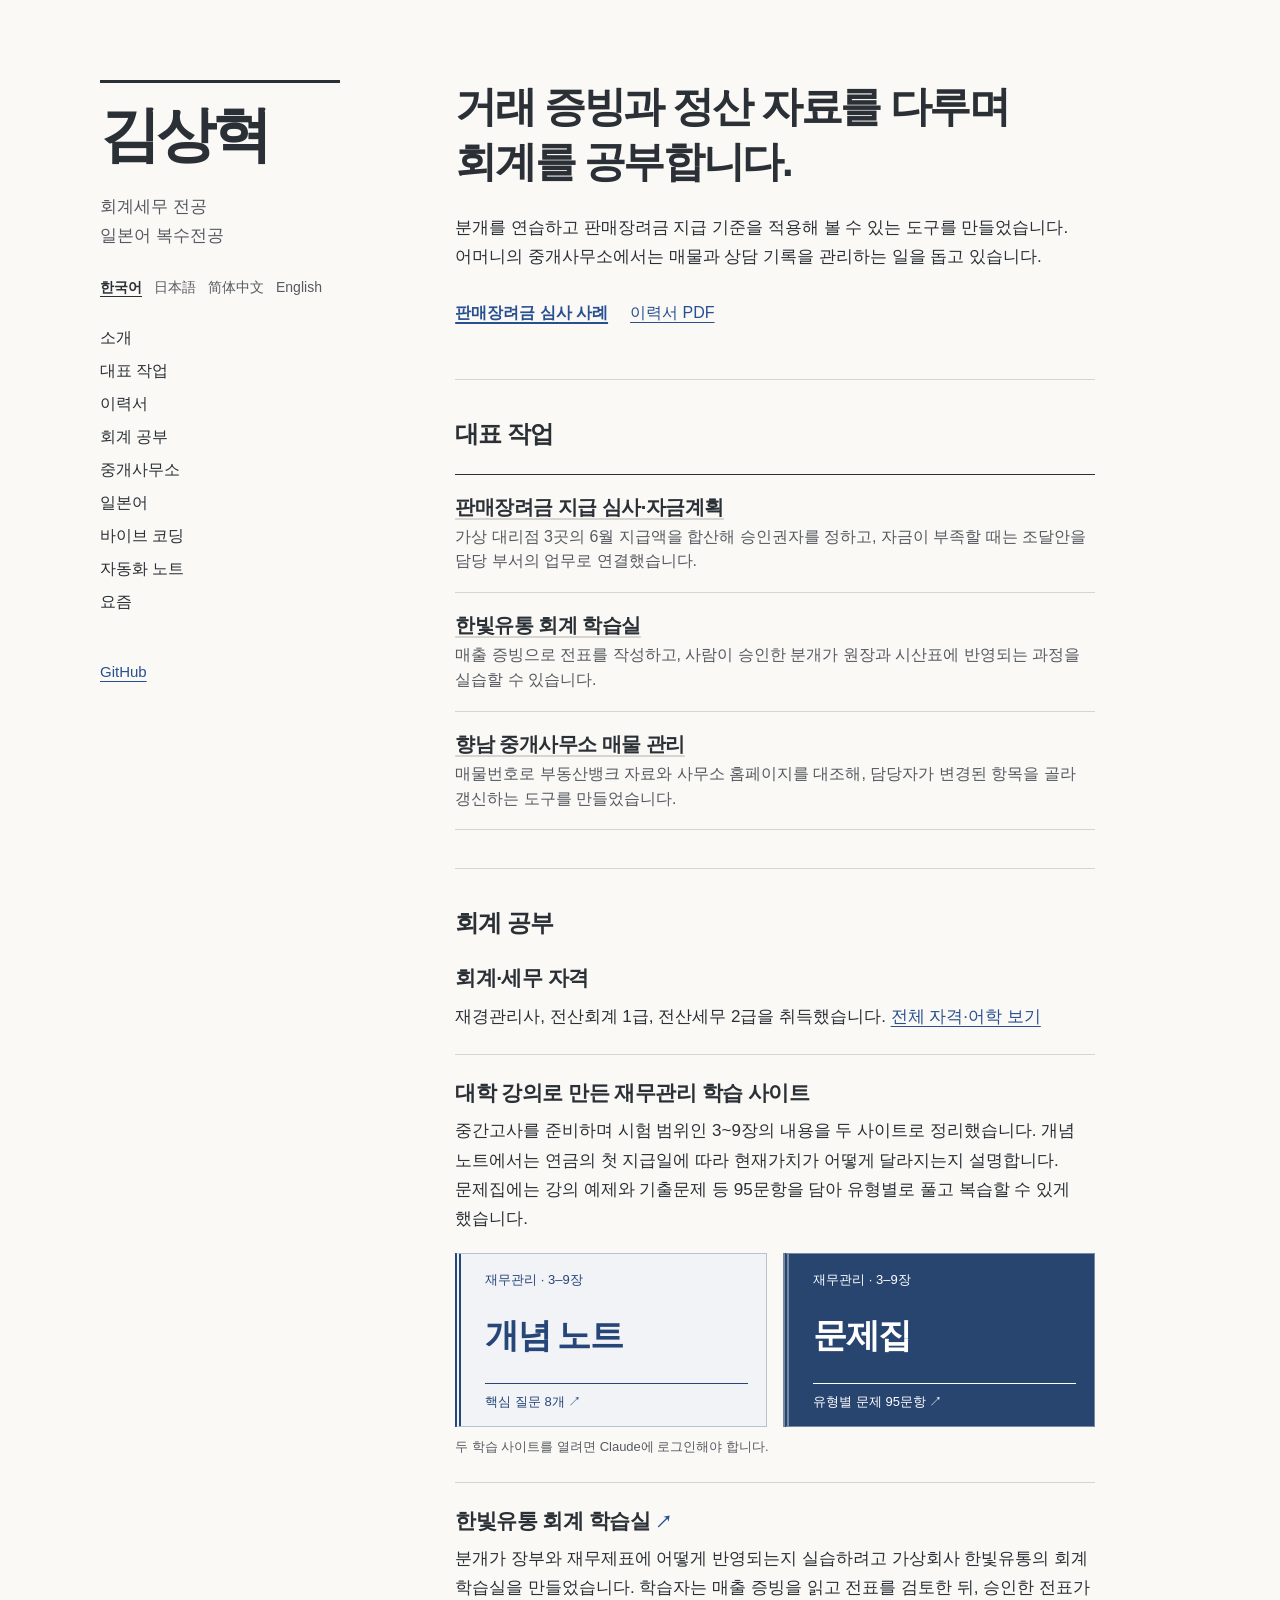
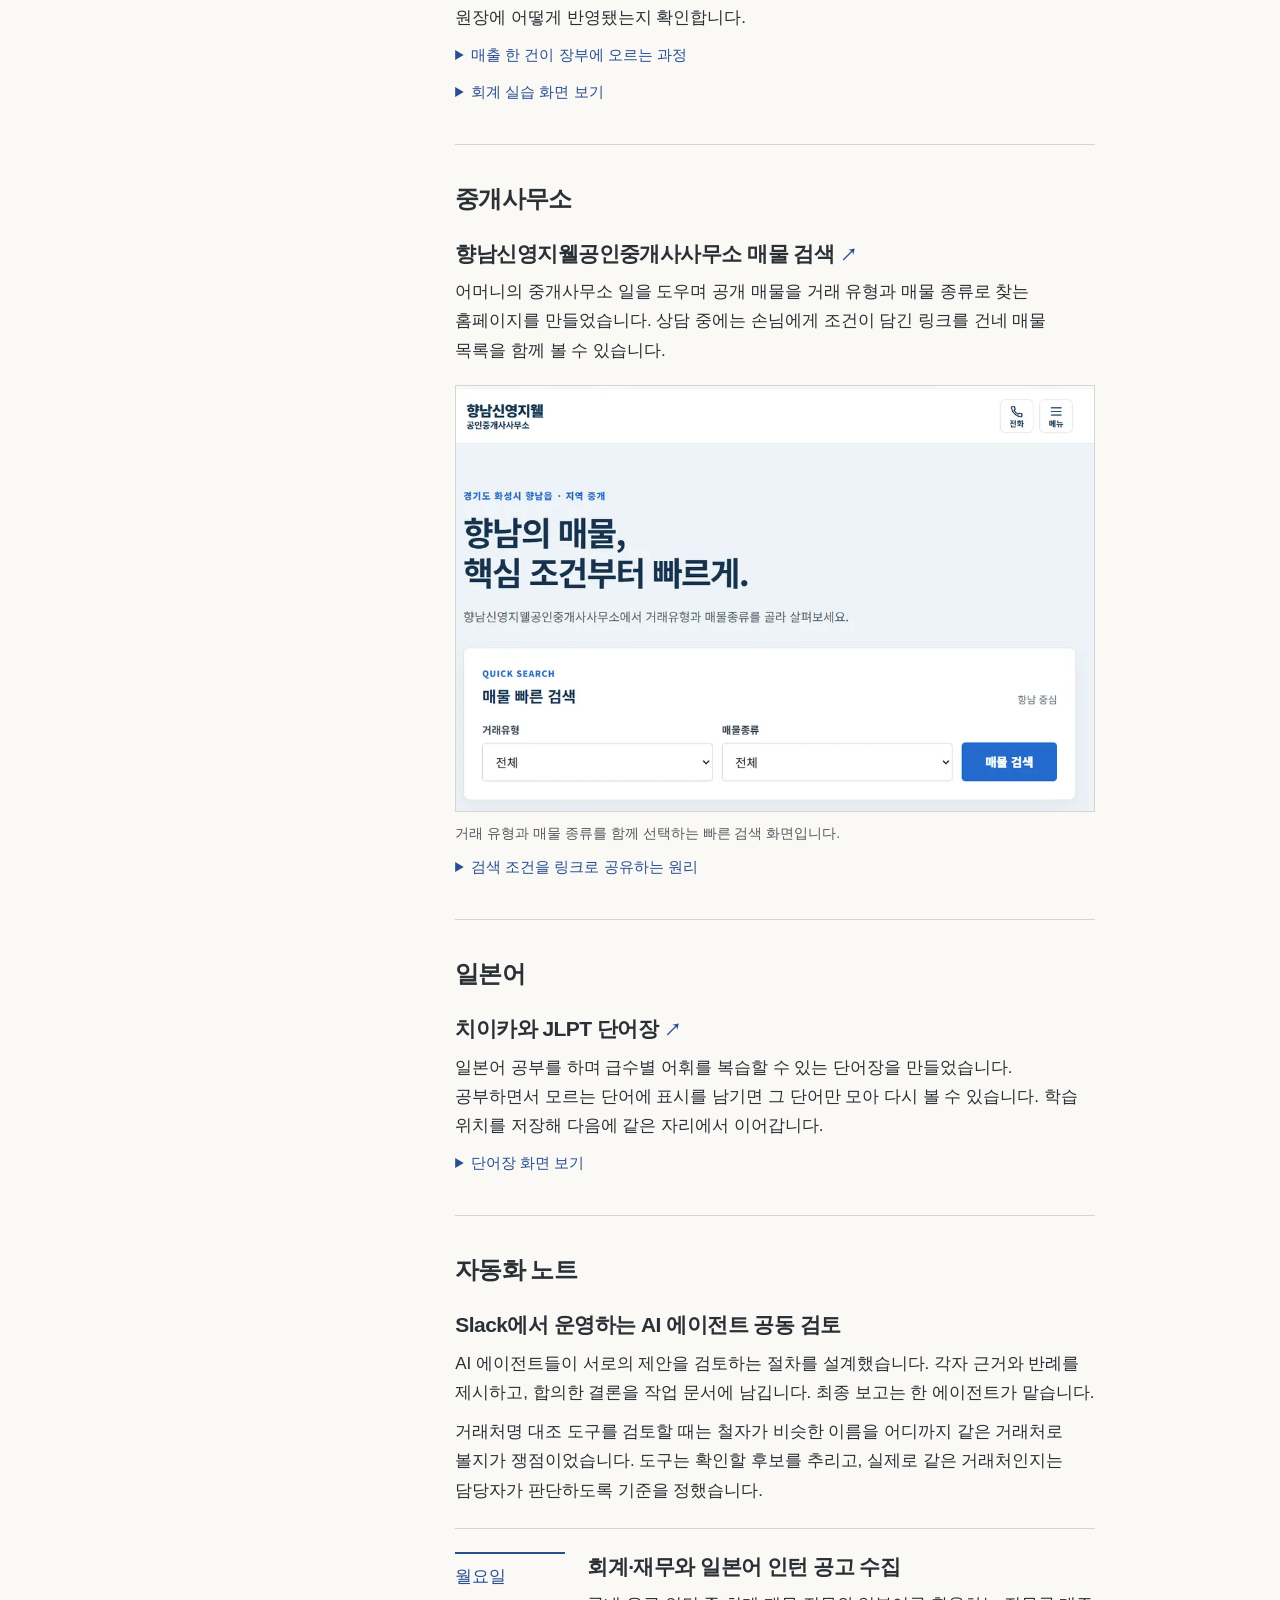
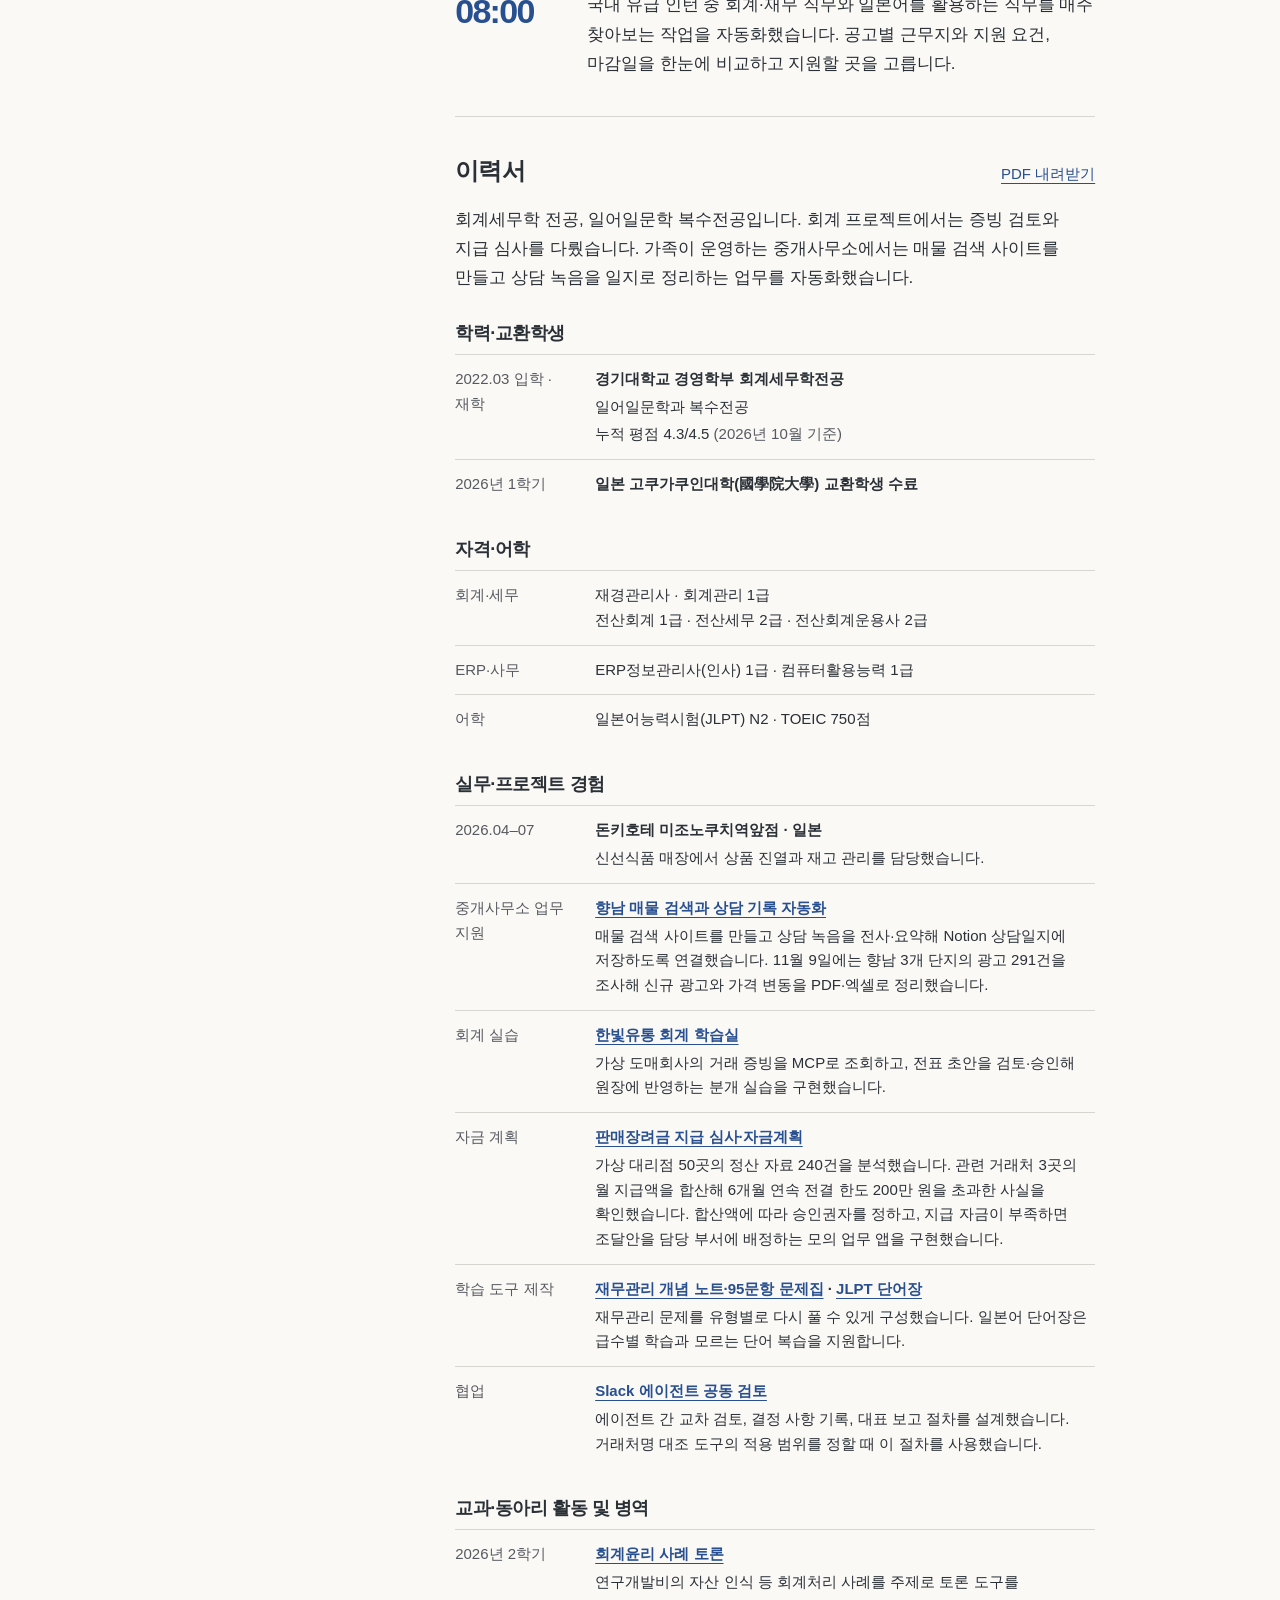
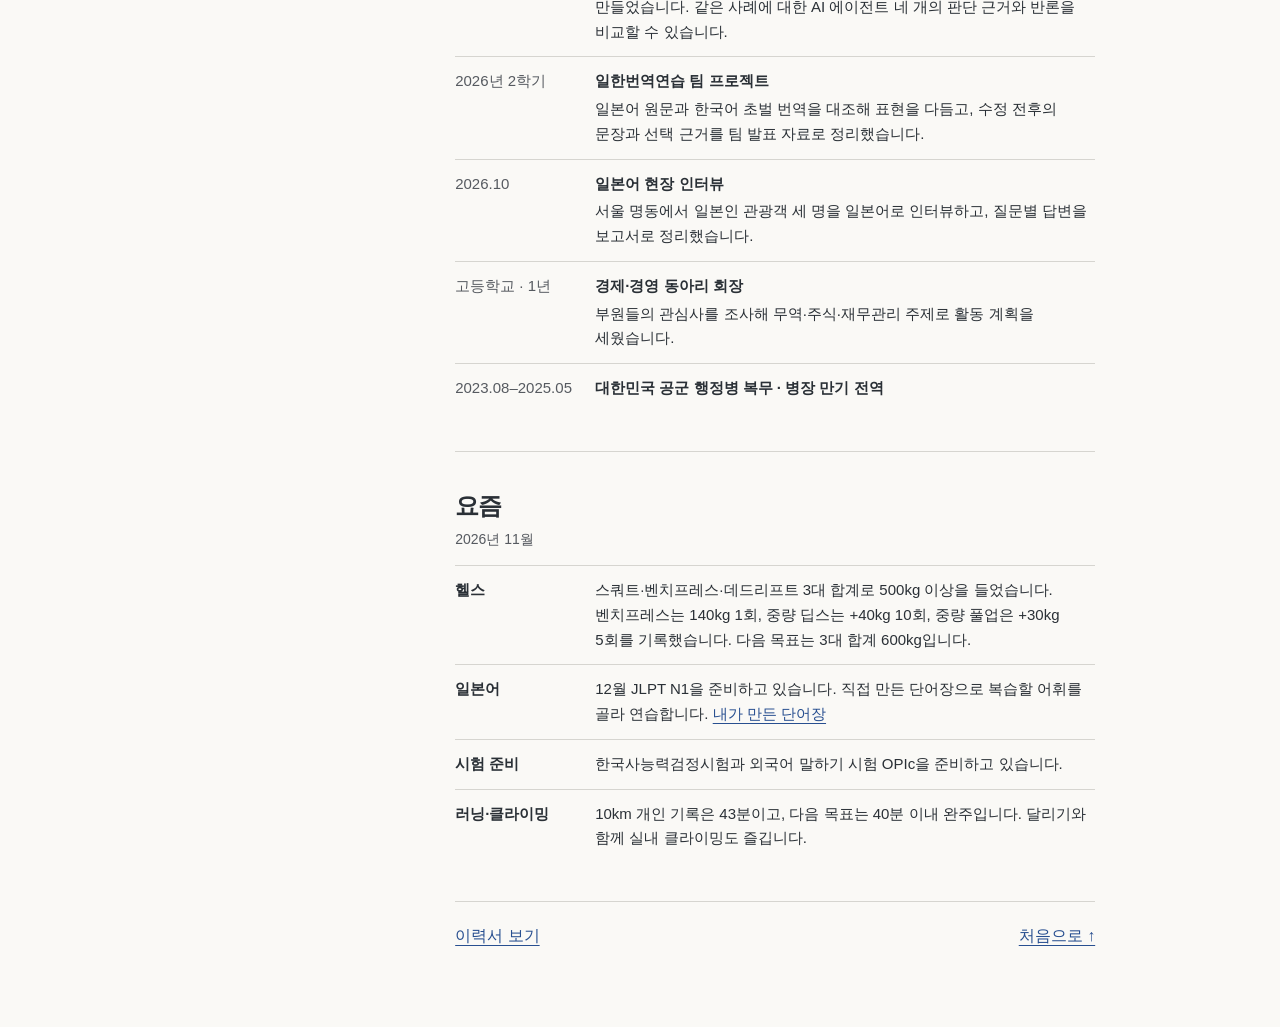
<file: index.html>
<!doctype html>
<html lang="ko">
<head>
  <meta charset="utf-8">
  <meta name="viewport" content="width=device-width, initial-scale=1">
  <meta name="description" content="김상혁의 개인 포트폴리오. 회계와 일본어를 공부하고, 중개사무소 업무와 공부에 쓰는 도구를 만듭니다.">
  <title>김상혁 · 개인 포트폴리오</title>
  <link rel="stylesheet" href="portfolio.css?v=featured-1">
  <link rel="alternate" hreflang="ko" href="https://osh3772-star.github.io/">
  <link rel="alternate" hreflang="ja" href="https://osh3772-star.github.io/ja/">
  <link rel="alternate" hreflang="zh-Hans" href="https://osh3772-star.github.io/zh/">
  <link rel="alternate" hreflang="en" href="https://osh3772-star.github.io/en/">
  <link rel="alternate" hreflang="x-default" href="https://osh3772-star.github.io/">
</head>
<body class="portfolio-home">
  <a class="skip" href="#intro">본문으로 이동</a>
  <div class="layout">
    <header>
      <a class="name" href="#intro"><h1>김상혁</h1></a>
      <p class="major">회계세무 전공<br>일본어 복수전공</p>
      <nav class="language-nav" aria-label="언어 선택">
        <a lang="ko" hreflang="ko" href="/" aria-current="true">한국어</a>
        <a lang="ja" hreflang="ja" href="/ja/">日本語</a>
        <a lang="zh-Hans" hreflang="zh-Hans" href="/zh/">简体中文</a>
        <a lang="en" hreflang="en" href="/en/">English</a>
      </nav>
      <nav class="desktop-nav" aria-label="페이지 목차">
        <a href="#intro">소개</a><a href="#featured">대표 작업</a><a href="#resume">이력서</a><a href="#work">회계 공부</a><a href="#estate">중개사무소</a><a href="#japanese">일본어</a><a href="vibe-coding.html">바이브 코딩</a><a href="#notes">자동화 노트</a><a href="#now">요즘</a>
      </nav>
      <div class="links desktop-links"><a href="https://github.com/osh3772-star">GitHub</a></div>
      <details class="mobile-menu">
        <summary>전체 메뉴</summary>
        <nav aria-label="페이지 목차">
          <a href="#intro">소개</a><a href="#featured">대표 작업</a><a href="#resume">이력서</a><a href="#work">회계 공부</a><a href="#estate">중개사무소</a><a href="#japanese">일본어</a><a href="vibe-coding.html">바이브 코딩</a><a href="#notes">자동화 노트</a><a href="#now">요즘</a><a href="https://github.com/osh3772-star">GitHub</a>
        </nav>
      </details>
    </header>
    <main>
      <section id="intro" aria-label="소개">
        <p class="lead">거래 증빙과 정산 자료를 다루며 회계를 공부합니다.</p>
        <p>분개를 연습하고 판매장려금 지급 기준을 적용해 볼 수 있는 도구를 만들었습니다. 어머니의 중개사무소에서는 매물과 상담 기록을 관리하는 일을 돕고 있습니다.</p>
        <div class="intro-actions">
          <a class="case-link" href="sales-incentives.html">판매장려금 심사 사례</a>
          <a href="resume.pdf" download="김상혁_이력서.pdf">이력서 PDF</a>
        </div>
      </section>
      <section id="featured" aria-labelledby="featured-title">
        <h2 id="featured-title">대표 작업</h2>
        <ul class="featured-list">
          <li>
            <h3><a href="sales-incentives.html">판매장려금 지급 심사·자금계획</a></h3>
            <p>가상 대리점 3곳의 6월 지급액을 합산해 승인권자를 정하고, 자금이 부족할 때는 조달안을 담당 부서의 업무로 연결했습니다.</p>
          </li>
          <li>
            <h3><a href="#hanbit">한빛유통 회계 학습실</a></h3>
            <p>매출 증빙으로 전표를 작성하고, 사람이 승인한 분개가 원장과 시산표에 반영되는 과정을 실습할 수 있습니다.</p>
          </li>
          <li>
            <h3><a href="vibe-coding.html#listings">향남 중개사무소 매물 관리</a></h3>
            <p>매물번호로 부동산뱅크 자료와 사무소 홈페이지를 대조해, 담당자가 변경된 항목을 골라 갱신하는 도구를 만들었습니다.</p>
          </li>
        </ul>
      </section>
      <section id="work">
        <h2>회계 공부</h2>
        <article>
          <h3>회계·세무 자격</h3>
          <p>재경관리사, 전산회계 1급, 전산세무 2급을 취득했습니다. <a href="#resume">전체 자격·어학 보기</a></p>
        </article>
        <article class="study" id="finance-study">
          <h3>대학 강의로 만든 재무관리 학습 사이트</h3>
          <p>중간고사를 준비하며 시험 범위인 3~9장의 내용을 두 사이트로 정리했습니다. 개념 노트에서는 연금의 첫 지급일에 따라 현재가치가 어떻게 달라지는지 설명합니다. 문제집에는 강의 예제와 기출문제 등 95문항을 담아 유형별로 풀고 복습할 수 있게 했습니다.</p>
          <div class="books" aria-label="재무관리 학습 사이트 두 개">
            <a class="book concept" href="https://claude.ai/artifact/LwPtp9A5DPK2k8vTVn2WAL"><small>재무관리 · 3–9장</small><strong>개념 노트</strong><span>핵심 질문 8개 ↗</span></a>
            <a class="book practice" href="https://claude.ai/artifact/7F24hGEVFYis9CiTzjHPvu"><small>재무관리 · 3–9장</small><strong>문제집</strong><span>유형별 문제 95문항 ↗</span></a>
          </div>
          <p class="access">두 학습 사이트를 열려면 Claude에 로그인해야 합니다.</p>
        </article>
        <article id="hanbit">
          <h3><a href="https://ledgerflow-public-reference-gateway.eric5833.workers.dev/">한빛유통 회계 학습실 <span aria-hidden="true">↗</span></a></h3>
          <p>분개가 장부와 재무제표에 어떻게 반영되는지 실습하려고 가상회사 한빛유통의 회계 학습실을 만들었습니다. 학습자는 매출 증빙을 읽고 전표를 검토한 뒤, 승인한 전표가 원장에 어떻게 반영됐는지 확인합니다.</p>
          <details class="mechanism">
            <summary>매출 한 건이 장부에 오르는 과정</summary>
            <p>AI 앱과 회계 엔진을 MCP로 연결했습니다. 앱에서 매출 거래를 선택하면 엔진이 세금계산서와 인도 기록을 대조해 전표 초안을 만듭니다. 이때 출고 수량과 단위원가로 매출원가도 함께 계산합니다.</p>
            <p>엔진이 차변과 대변의 합계, 증빙을 확인하면 학습자가 전표를 승인하거나 반려합니다. 원장에는 승인 당시와 내용이 일치하는 전표만 반영합니다.</p>
            <a href="vibe-coding.html#ledger">한빛유통을 만든 과정 읽기</a>
          </details>
          <details><summary>회계 실습 화면 보기</summary><img loading="lazy" src="portfolio-images/ledger.webp" alt="LedgerFlow 회계 실습 화면"></details>
        </article>
      </section>
      <section id="estate">
        <h2>중개사무소</h2>
        <article>
          <h3><a href="https://hyangnam-realestate.store/">향남신영지웰공인중개사사무소 매물 검색 <span aria-hidden="true">↗</span></a></h3>
          <p>어머니의 중개사무소 일을 도우며 공개 매물을 거래 유형과 매물 종류로 찾는 홈페이지를 만들었습니다. 상담 중에는 손님에게 조건이 담긴 링크를 건네 매물 목록을 함께 볼 수 있습니다.</p>
          <figure class="estate-screen">
            <img loading="lazy" width="1000" height="666" src="portfolio-images/estate.webp" alt="향남신영지웰공인중개사사무소의 매물 빠른 검색. 거래유형과 매물종류를 고르는 두 선택란이 있다.">
            <figcaption>거래 유형과 매물 종류를 함께 선택하는 빠른 검색 화면입니다.</figcaption>
          </figure>
          <details class="mechanism">
            <summary>검색 조건을 링크로 공유하는 원리</summary>
            <p>사무소 전용 도메인을 Cloudflare Workers에 연결했습니다. 거래 유형과 매물 종류는 검색 주소에 저장합니다. Astro는 주소에서 조건을 읽어 Supabase에 등록된 공개 매물만 조회합니다.</p>
            <p>같은 링크를 나중에 열어도 검색 조건은 유지됩니다. 결과에는 조회 시점의 매물이 표시됩니다. 가격 범위는 매매의 경우 매매가, 전세·월세의 경우 보증금을 기준으로 적용합니다.</p>
            <a href="https://hyangnam-realestate.store/properties?transaction=%EC%A0%84%EC%84%B8&amp;category=%EC%95%84%ED%8C%8C%ED%8A%B8">전세 아파트로 검색해 보기</a>
          </details>
        </article>
      </section>
      <section id="japanese">
        <h2>일본어</h2>
        <article>
          <h3><a href="https://osh3772-star.github.io/chiikawa-jlpt-vocab/">치이카와 JLPT 단어장 <span aria-hidden="true">↗</span></a></h3>
          <p>일본어 공부를 하며 급수별 어휘를 복습할 수 있는 단어장을 만들었습니다. 공부하면서 모르는 단어에 표시를 남기면 그 단어만 모아 다시 볼 수 있습니다. 학습 위치를 저장해 다음에 같은 자리에서 이어갑니다.</p>
          <details><summary>단어장 화면 보기</summary><img loading="lazy" src="portfolio-images/chiikawa.webp" alt="치이카와 JLPT 단어장의 학습 화면"></details>
        </article>
      </section>
      <section id="notes">
        <h2>자동화 노트</h2>
        <article>
          <h3>Slack에서 운영하는 AI 에이전트 공동 검토</h3>
          <p>AI 에이전트들이 서로의 제안을 검토하는 절차를 설계했습니다. 각자 근거와 반례를 제시하고, 합의한 결론을 작업 문서에 남깁니다. 최종 보고는 한 에이전트가 맡습니다.</p>
          <p>거래처명 대조 도구를 검토할 때는 철자가 비슷한 이름을 어디까지 같은 거래처로 볼지가 쟁점이었습니다. 도구는 확인할 후보를 추리고, 실제로 같은 거래처인지는 담당자가 판단하도록 기준을 정했습니다.</p>
        </article>
        <article>
        <div class="note"><p class="time">월요일 <strong>08:00</strong></p>
        <div><h3>회계·재무와 일본어 인턴 공고 수집</h3>
        <p>국내 유급 인턴 중 회계·재무 직무와 일본어를 활용하는 직무를 매주 찾아보는 작업을 자동화했습니다. 공고별 근무지와 지원 요건, 마감일을 한눈에 비교하고 지원할 곳을 고릅니다.</p></div></div>
        </article>
      </section>
      <section id="resume" class="resume" aria-labelledby="resume-title">
        <div class="resume-heading">
          <h2 id="resume-title">이력서</h2>
          <a class="resume-pdf" href="resume.pdf" download="김상혁_이력서.pdf">PDF 내려받기</a>
        </div>
        <p class="resume-summary">회계세무학 전공, 일어일문학 복수전공입니다. 회계 프로젝트에서는 증빙 검토와 지급 심사를 다뤘습니다. 가족이 운영하는 중개사무소에서는 매물 검색 사이트를 만들고 상담 녹음을 일지로 정리하는 업무를 자동화했습니다.</p>
        <h3>학력·교환학생</h3>
        <dl class="resume-list">
          <div><dt>2022.03 입학 · 재학</dt><dd><strong>경기대학교 경영학부 회계세무학전공</strong><p>일어일문학과 복수전공</p><p>누적 평점 4.3/4.5 <span class="resume-asof">(2026년 10월 기준)</span></p></dd></div>
          <div><dt>2026년 1학기</dt><dd><strong>일본 고쿠가쿠인대학(國學院大學) 교환학생 수료</strong></dd></div>
        </dl>
        <h3>자격·어학</h3>
        <dl class="resume-list resume-qual">
          <div><dt>회계·세무</dt><dd>재경관리사 · 회계관리 1급<br>전산회계 1급 · 전산세무 2급 · 전산회계운용사 2급</dd></div>
          <div><dt>ERP·사무</dt><dd>ERP정보관리사(인사) 1급 · 컴퓨터활용능력 1급</dd></div>
          <div><dt>어학</dt><dd>일본어능력시험(JLPT) N2 · TOEIC 750점</dd></div>
        </dl>
        <h3>실무·프로젝트 경험</h3>
        <dl class="resume-list">
          <div><dt>2026.04–07</dt><dd><strong>돈키호테 미조노쿠치역앞점 · 일본</strong><p>신선식품 매장에서 상품 진열과 재고 관리를 담당했습니다.</p></dd></div>
          <div><dt>중개사무소 업무 지원</dt><dd><strong><a href="#estate">향남 매물 검색과 상담 기록 자동화</a></strong><p>매물 검색 사이트를 만들고 상담 녹음을 전사·요약해 Notion 상담일지에 저장하도록 연결했습니다. 11월 9일에는 향남 3개 단지의 광고 291건을 조사해 신규 광고와 가격 변동을 PDF·엑셀로 정리했습니다.</p></dd></div>
          <div><dt>회계 실습</dt><dd><strong><a href="vibe-coding.html#ledger">한빛유통 회계 학습실</a></strong><p>가상 도매회사의 거래 증빙을 MCP로 조회하고, 전표 초안을 검토·승인해 원장에 반영하는 분개 실습을 구현했습니다.</p></dd></div>
          <div><dt>자금 계획</dt><dd><strong><a href="sales-incentives.html">판매장려금 지급 심사·자금계획</a></strong><p>가상 대리점 50곳의 정산 자료 240건을 분석했습니다. 관련 거래처 3곳의 월 지급액을 합산해 6개월 연속 전결 한도 200만 원을 초과한 사실을 확인했습니다. 합산액에 따라 승인권자를 정하고, 지급 자금이 부족하면 조달안을 담당 부서에 배정하는 모의 업무 앱을 구현했습니다.</p></dd></div>
          <div><dt>학습 도구 제작</dt><dd><strong><a href="#finance-study">재무관리 개념 노트·95문항 문제집</a> · <a href="#japanese">JLPT 단어장</a></strong><p>재무관리 문제를 유형별로 다시 풀 수 있게 구성했습니다. 일본어 단어장은 급수별 학습과 모르는 단어 복습을 지원합니다.</p></dd></div>
          <div><dt>협업</dt><dd><strong><a href="#notes">Slack 에이전트 공동 검토</a></strong><p>에이전트 간 교차 검토, 결정 사항 기록, 대표 보고 절차를 설계했습니다. 거래처명 대조 도구의 적용 범위를 정할 때 이 절차를 사용했습니다.</p></dd></div>
        </dl>
        <h3>교과·동아리 활동 및 병역</h3>
        <dl class="resume-list">
          <div><dt>2026년 2학기</dt><dd><strong><a href="https://osh3772-star.github.io/ai-debate/">회계윤리 사례 토론</a></strong><p>연구개발비의 자산 인식 등 회계처리 사례를 주제로 토론 도구를 만들었습니다. 같은 사례에 대한 AI 에이전트 네 개의 판단 근거와 반론을 비교할 수 있습니다.</p></dd></div>
          <div><dt>2026년 2학기</dt><dd><strong>일한번역연습 팀 프로젝트</strong><p>일본어 원문과 한국어 초벌 번역을 대조해 표현을 다듬고, 수정 전후의 문장과 선택 근거를 팀 발표 자료로 정리했습니다.</p></dd></div>
          <div><dt>2026.10</dt><dd><strong>일본어 현장 인터뷰</strong><p>서울 명동에서 일본인 관광객 세 명을 일본어로 인터뷰하고, 질문별 답변을 보고서로 정리했습니다.</p></dd></div>
          <div><dt>고등학교 · 1년</dt><dd><strong>경제·경영 동아리 회장</strong><p>부원들의 관심사를 조사해 무역·주식·재무관리 주제로 활동 계획을 세웠습니다.</p></dd></div>
          <div><dt>2023.08–2025.05</dt><dd><strong>대한민국 공군 행정병 복무 · 병장 만기 전역</strong></dd></div>
        </dl>
      </section>
      <section id="now" aria-labelledby="now-title">
        <h2 id="now-title">요즘</h2>
        <p class="now-date"><time datetime="2026-11">2026년 11월</time></p>
        <dl class="resume-list now-list">
          <div><dt>헬스</dt><dd>스쿼트·벤치프레스·데드리프트 3대 합계로 500kg 이상을 들었습니다. 벤치프레스는 140kg 1회, 중량 딥스는 +40kg 10회, 중량 풀업은 +30kg 5회를 기록했습니다. 다음 목표는 3대 합계 600kg입니다.</dd></div>
          <div><dt>일본어</dt><dd>12월 JLPT N1을 준비하고 있습니다. 직접 만든 단어장으로 복습할 어휘를 골라 연습합니다. <a href="https://osh3772-star.github.io/chiikawa-jlpt-vocab/">내가 만든 단어장</a></dd></div>
          <div><dt>시험 준비</dt><dd>한국사능력검정시험과 외국어 말하기 시험 OPIc을 준비하고 있습니다.</dd></div>
          <div><dt>러닝·클라이밍</dt><dd>10km 개인 기록은 43분이고, 다음 목표는 40분 이내 완주입니다. 달리기와 함께 실내 클라이밍도 즐깁니다.</dd></div>
        </dl>
      </section>
      <footer><a href="#resume">이력서 보기</a><a href="#intro">처음으로 ↑</a></footer>
    </main>
  </div>
</body>
</html>
</file>
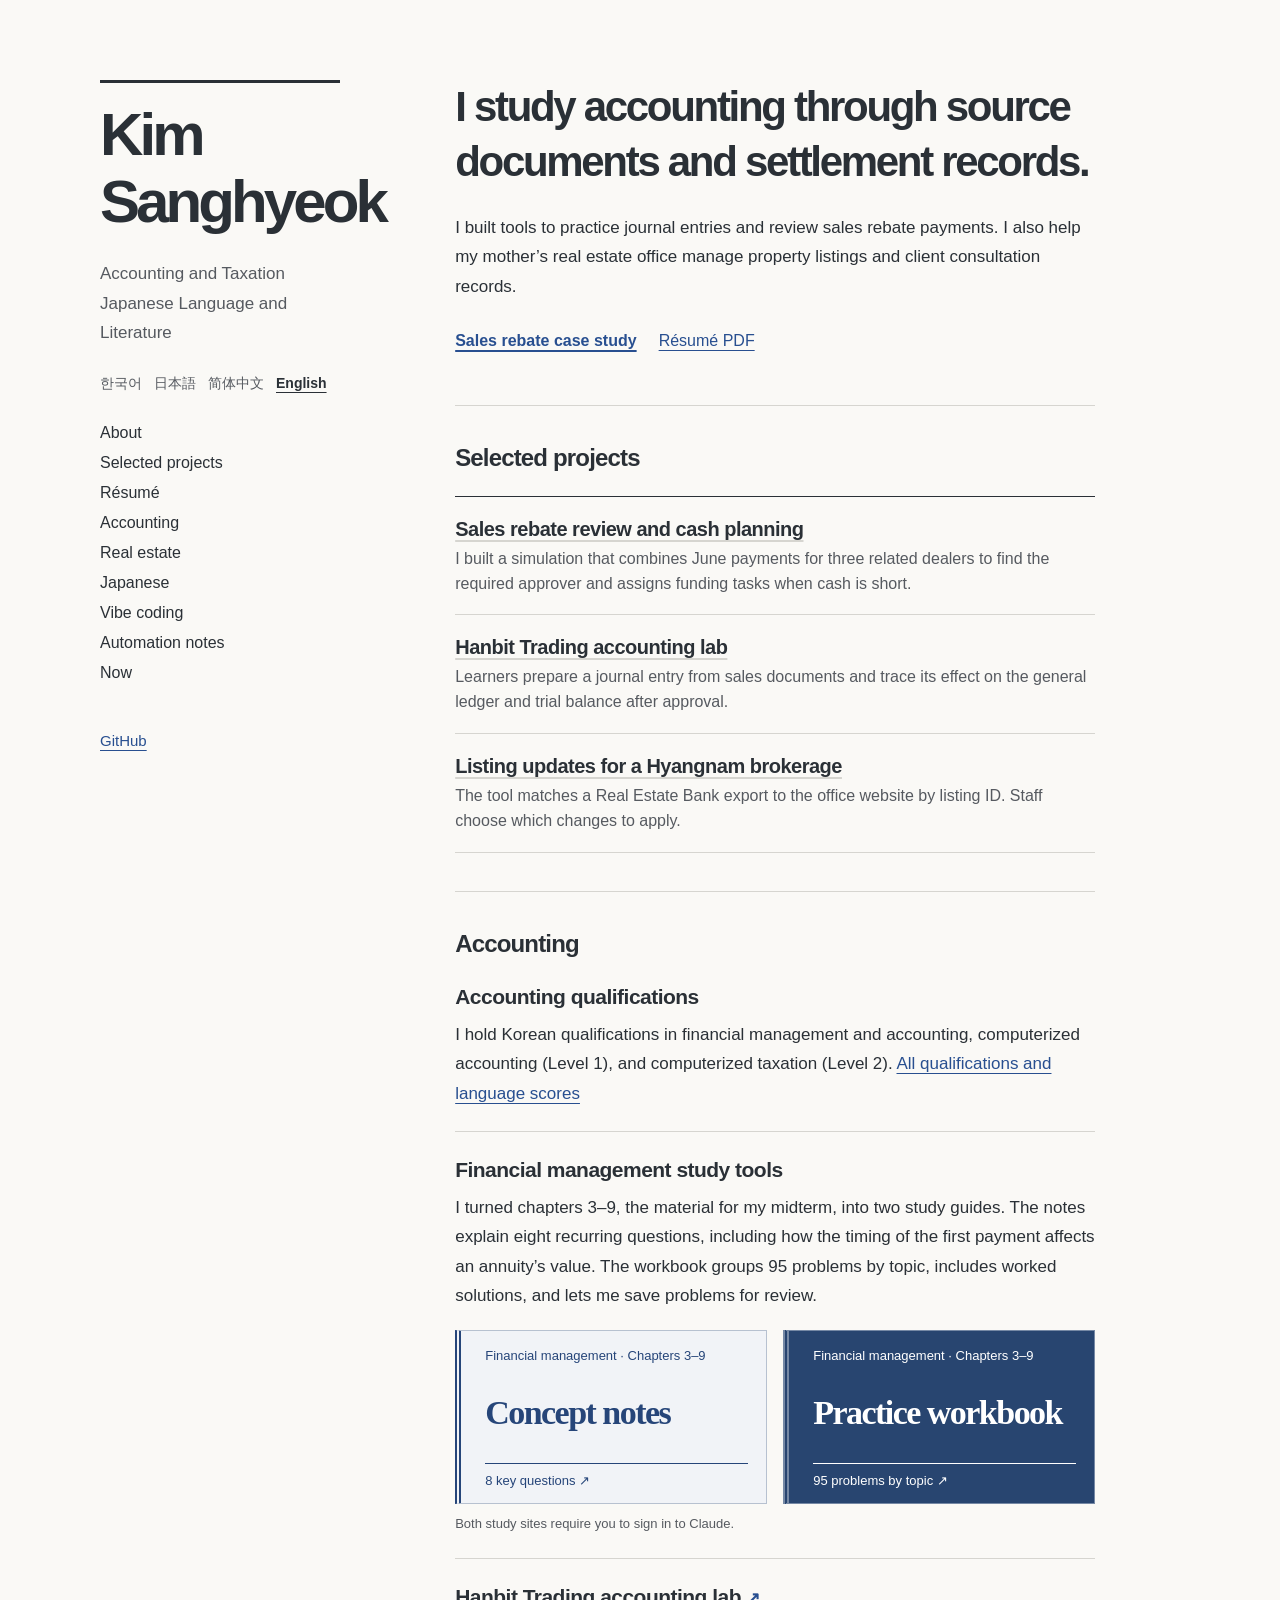
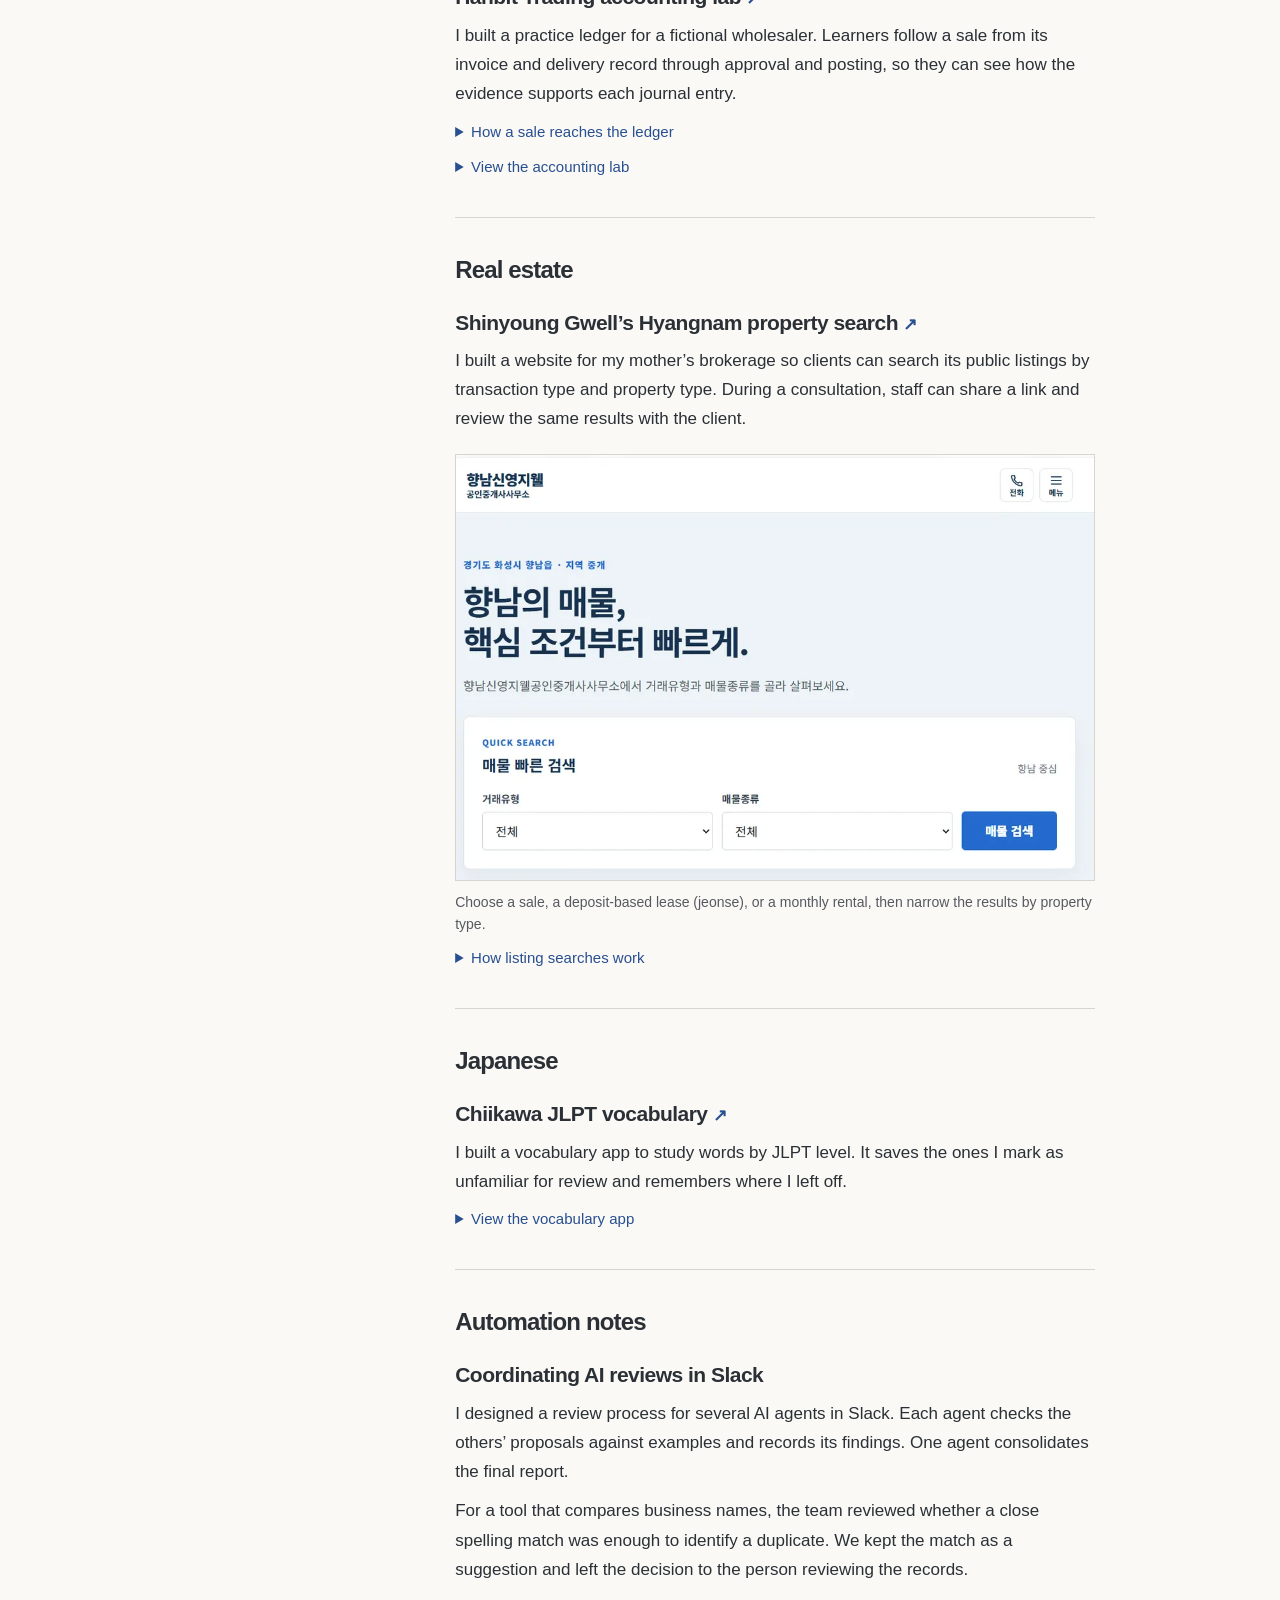
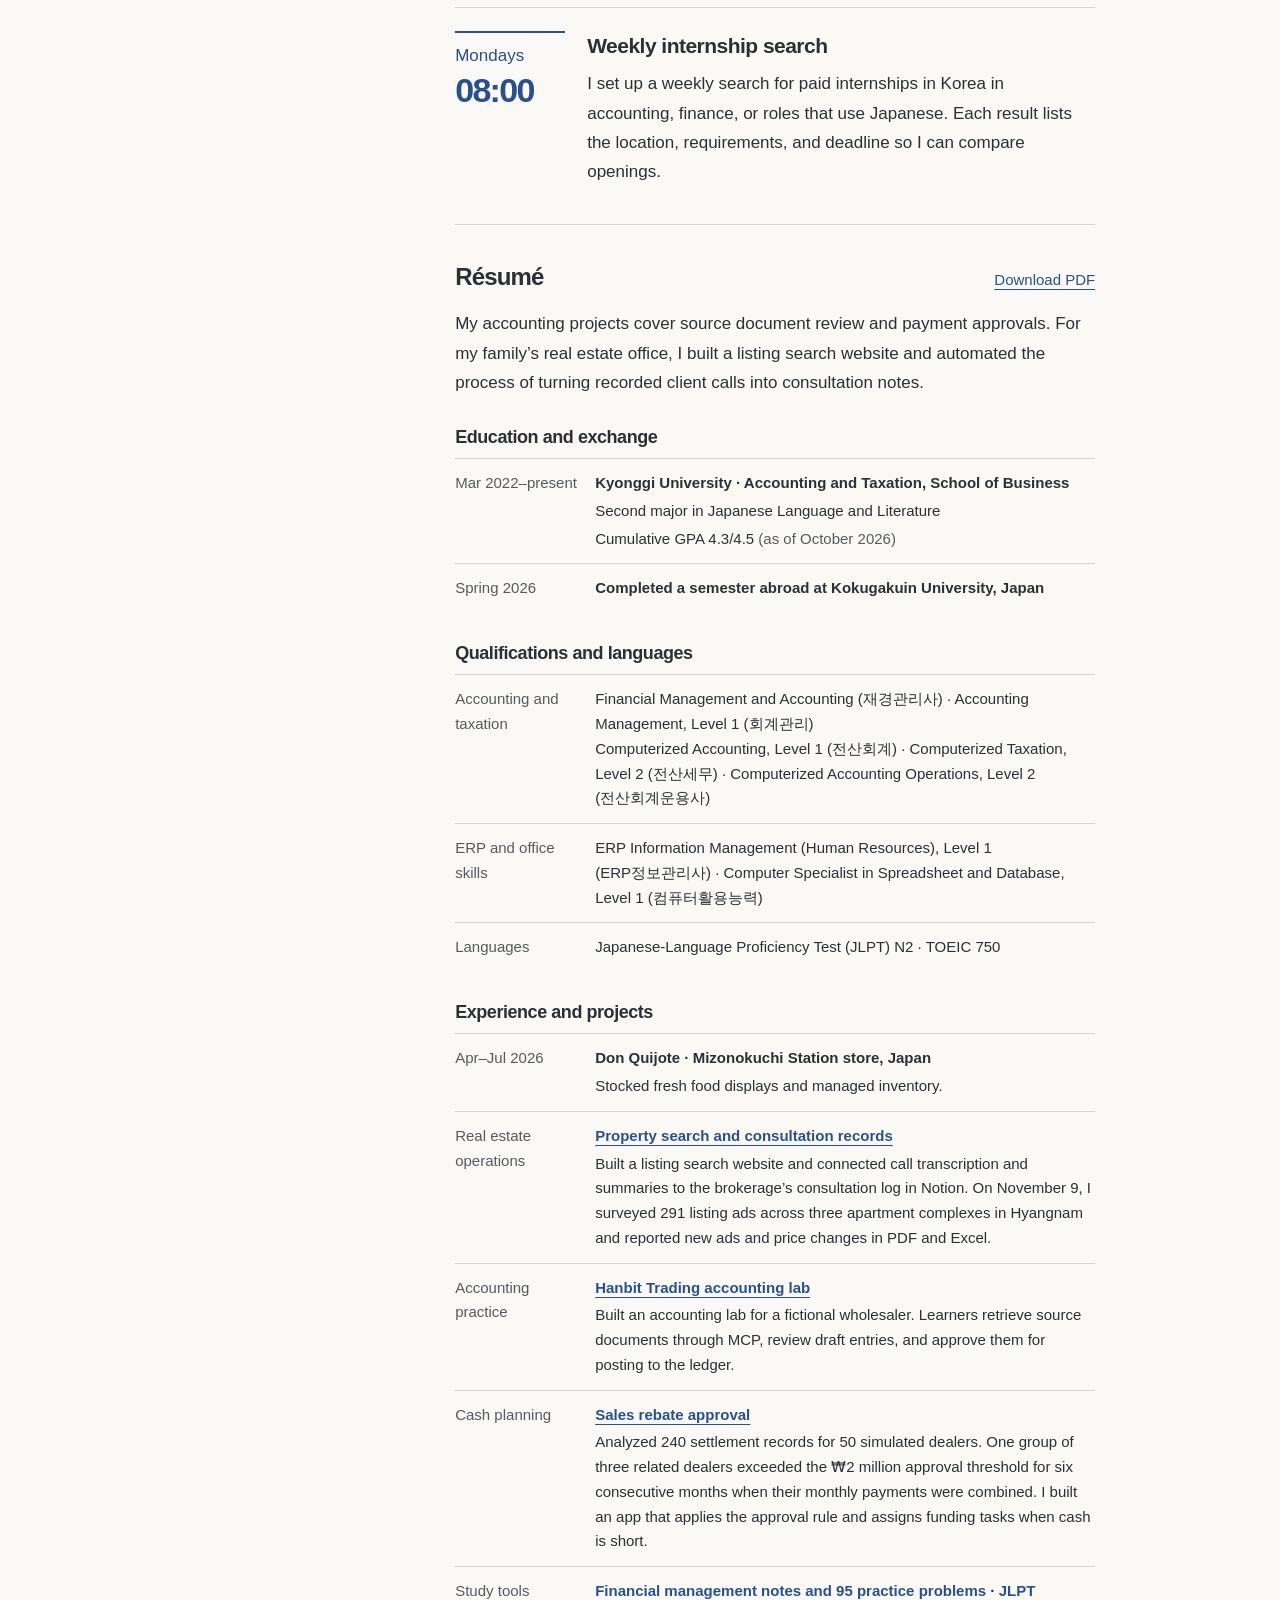
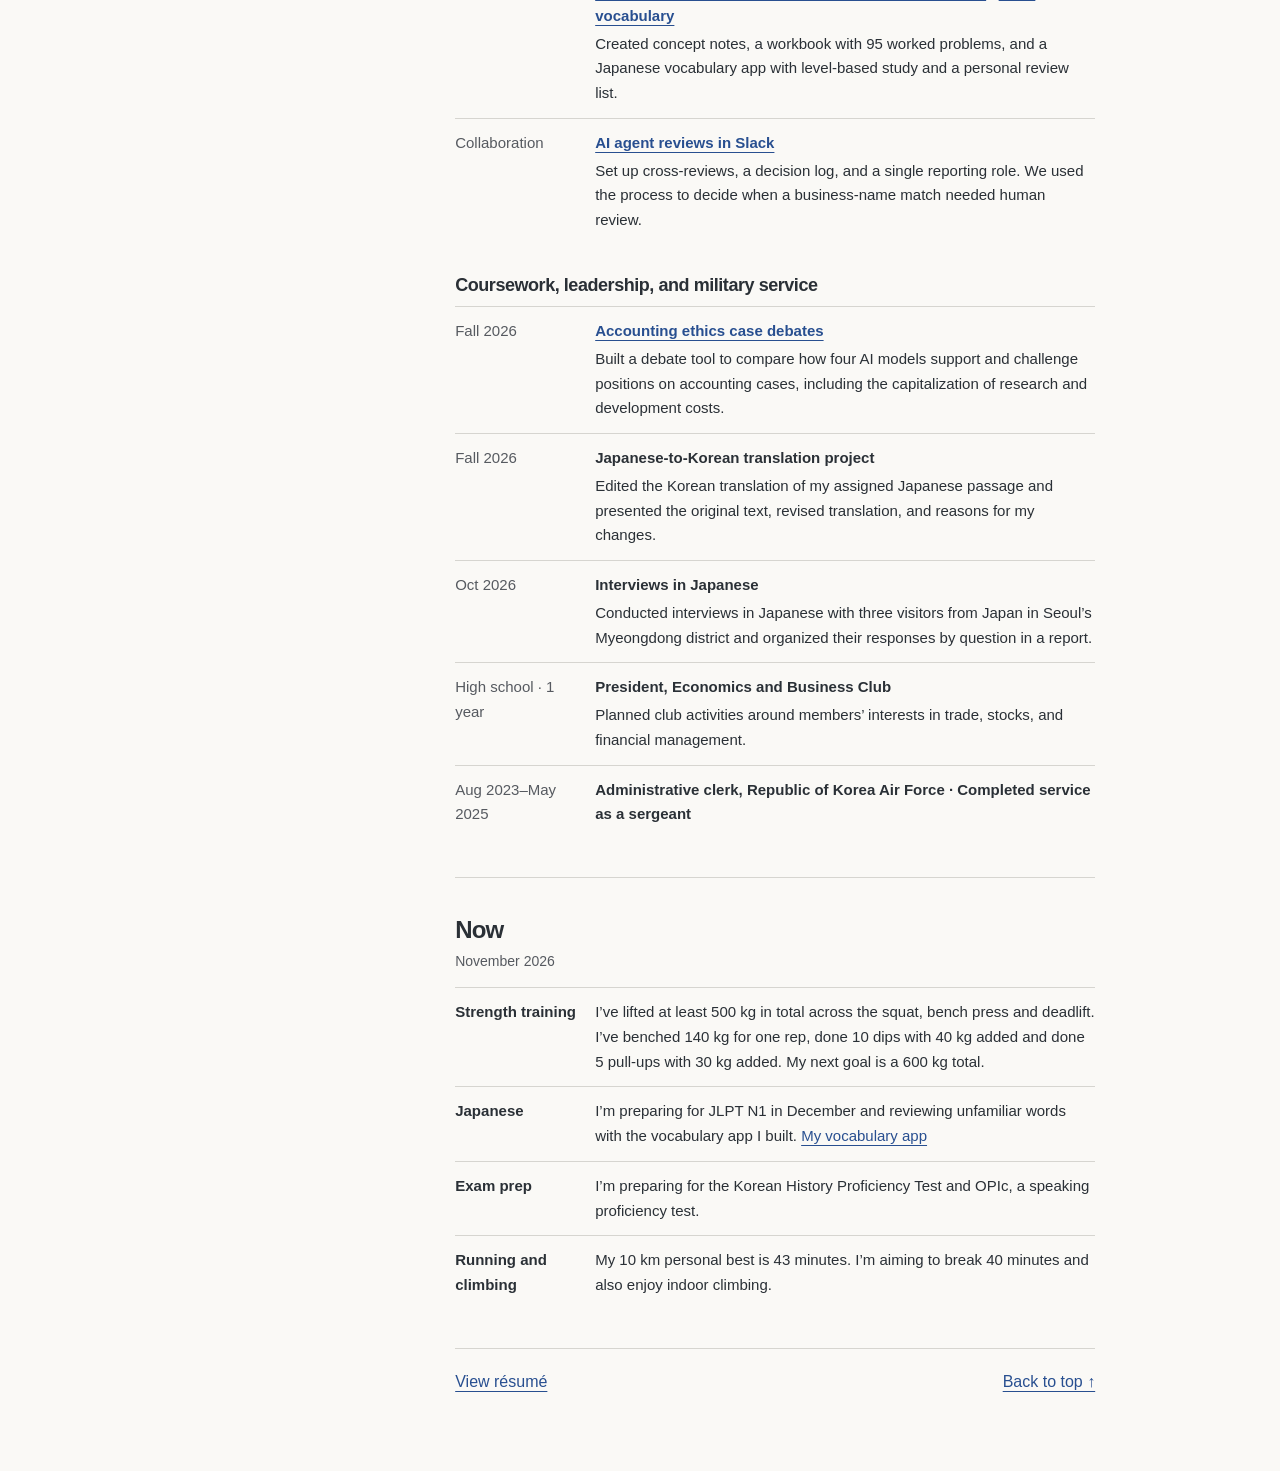
<file: en/index.html>
<!doctype html>
<html lang="en">
<head>
  <meta charset="utf-8">
  <meta name="viewport" content="width=device-width, initial-scale=1">
  <meta name="description" content="Kim Sanghyeok’s portfolio. Accounting, Japanese, and tools I build for coursework and for my mother’s real estate office.">
  <title>Kim Sanghyeok · Portfolio</title>
  <link rel="stylesheet" href="../portfolio.css?v=featured-1">
  <link rel="alternate" hreflang="ko" href="https://osh3772-star.github.io/">
  <link rel="alternate" hreflang="ja" href="https://osh3772-star.github.io/ja/">
  <link rel="alternate" hreflang="zh-Hans" href="https://osh3772-star.github.io/zh/">
  <link rel="alternate" hreflang="en" href="https://osh3772-star.github.io/en/">
  <link rel="alternate" hreflang="x-default" href="https://osh3772-star.github.io/">
</head>
<body class="portfolio-home">
  <a class="skip" href="#intro">Skip to content</a>
  <div class="layout">
    <header>
      <a class="name" href="#intro"><h1>Kim Sanghyeok</h1></a>
      <p class="major">Accounting and Taxation<br>Japanese Language and Literature</p>
      <nav class="language-nav" aria-label="Select language">
        <a lang="ko" hreflang="ko" href="/">한국어</a>
        <a lang="ja" hreflang="ja" href="/ja/">日本語</a>
        <a lang="zh-Hans" hreflang="zh-Hans" href="/zh/">简体中文</a>
        <a lang="en" hreflang="en" href="/en/" aria-current="true">English</a>
      </nav>
      <nav class="desktop-nav" aria-label="Portfolio sections">
        <a href="#intro">About</a><a href="#featured">Selected projects</a><a href="#resume">Résumé</a><a href="#work">Accounting</a><a href="#estate">Real estate</a><a href="#japanese">Japanese</a><a href="vibe-coding.html">Vibe coding</a><a href="#notes">Automation notes</a><a href="#now">Now</a>
      </nav>
      <div class="links desktop-links"><a href="https://github.com/osh3772-star">GitHub</a></div>
      <details class="mobile-menu">
        <summary>All sections</summary>
        <nav aria-label="Portfolio sections">
          <a href="#intro">About</a><a href="#featured">Selected projects</a><a href="#resume">Résumé</a><a href="#work">Accounting</a><a href="#estate">Real estate</a><a href="#japanese">Japanese</a><a href="vibe-coding.html">Vibe coding</a><a href="#notes">Automation notes</a><a href="#now">Now</a><a href="https://github.com/osh3772-star">GitHub</a>
        </nav>
      </details>
    </header>
    <main>
      <section id="intro" aria-label="About">
        <p class="lead">I study accounting through source documents and settlement records.</p>
        <p>I built tools to practice journal entries and review sales rebate payments. I also help my mother’s real estate office manage property listings and client consultation records.</p>
        <div class="intro-actions">
          <a class="case-link" href="sales-incentives.html">Sales rebate case study</a>
          <a href="resume.pdf" download="Kim_Sanghyeok_Resume.pdf">Résumé PDF</a>
        </div>
      </section>
      <section id="featured" aria-labelledby="featured-title">
        <h2 id="featured-title">Selected projects</h2>
        <ul class="featured-list">
          <li>
            <h3><a href="sales-incentives.html">Sales rebate review and cash planning</a></h3>
            <p>I built a simulation that combines June payments for three related dealers to find the required approver and assigns funding tasks when cash is short.</p>
          </li>
          <li>
            <h3><a href="#hanbit">Hanbit Trading accounting lab</a></h3>
            <p>Learners prepare a journal entry from sales documents and trace its effect on the general ledger and trial balance after approval.</p>
          </li>
          <li>
            <h3><a href="vibe-coding.html#listings">Listing updates for a Hyangnam brokerage</a></h3>
            <p>The tool matches a Real Estate Bank export to the office website by listing ID. Staff choose which changes to apply.</p>
          </li>
        </ul>
      </section>
      <section id="work">
        <h2>Accounting</h2>
        <article>
          <h3>Accounting qualifications</h3>
          <p>I hold Korean qualifications in financial management and accounting, computerized accounting (Level 1), and computerized taxation (Level 2). <a href="#resume">All qualifications and language scores</a></p>
        </article>
        <article class="study" id="finance-study">
          <h3>Financial management study tools</h3>
          <p>I turned chapters 3–9, the material for my midterm, into two study guides. The notes explain eight recurring questions, including how the timing of the first payment affects an annuity’s value. The workbook groups 95 problems by topic, includes worked solutions, and lets me save problems for review.</p>
          <div class="books" aria-label="Financial management study sites">
            <a class="book concept" href="https://claude.ai/artifact/LwPtp9A5DPK2k8vTVn2WAL"><small>Financial management · Chapters 3–9</small><strong>Concept notes</strong><span>8 key questions ↗</span></a>
            <a class="book practice" href="https://claude.ai/artifact/7F24hGEVFYis9CiTzjHPvu"><small>Financial management · Chapters 3–9</small><strong>Practice workbook</strong><span>95 problems by topic ↗</span></a>
          </div>
          <p class="access">Both study sites require you to sign in to Claude.</p>
        </article>
        <article id="hanbit">
          <h3><a href="https://ledgerflow-public-reference-gateway.eric5833.workers.dev/">Hanbit Trading accounting lab <span aria-hidden="true">↗</span></a></h3>
          <p>I built a practice ledger for a fictional wholesaler. Learners follow a sale from its invoice and delivery record through approval and posting, so they can see how the evidence supports each journal entry.</p>
          <details class="mechanism">
            <summary>How a sale reaches the ledger</summary>
            <p>An AI client retrieves the sale and its supporting documents through the Model Context Protocol (MCP). The accounting engine uses the quantity shipped and the unit cost to calculate cost of goods sold. It checks the tax invoice against the delivery record and drafts entries for the sale and the decrease in inventory.</p>
            <p>The engine checks the debit and credit totals and the supporting documents. The learner can then approve or reject the entry. At posting, the engine verifies that the entry matches the approved version.</p>
            <a href="vibe-coding.html#ledger">How I built the Hanbit Trading lab</a>
          </details>
          <details><summary>View the accounting lab</summary><img loading="lazy" src="../portfolio-images/ledger.webp" alt="LedgerFlow interface for reviewing a journal entry"></details>
        </article>
      </section>
      <section id="estate">
        <h2>Real estate</h2>
        <article>
          <h3><a href="https://hyangnam-realestate.store/">Shinyoung Gwell’s Hyangnam property search <span aria-hidden="true">↗</span></a></h3>
          <p>I built a website for my mother’s brokerage so clients can search its public listings by transaction type and property type. During a consultation, staff can share a link and review the same results with the client.</p>
          <figure class="estate-screen">
            <img loading="lazy" width="1000" height="666" src="../portfolio-images/estate.webp" alt="Quick search on the Hyangnam Shinyoung Gwell real estate website, with selectors for transaction type and property type.">
            <figcaption>Choose a sale, a deposit-based lease (jeonse), or a monthly rental, then narrow the results by property type.</figcaption>
          </figure>
          <details class="mechanism">
            <summary>How listing searches work</summary>
            <p>I connected the office’s domain to Cloudflare Workers. The Astro site reads the search filters from the URL and queries Supabase for matching public listings.</p>
            <p>A client can share or reopen a search and see the listings that match at that time. The price filter uses the asking price for sales and the deposit for jeonse and monthly rentals.</p>
            <a href="https://hyangnam-realestate.store/properties?transaction=%EC%A0%84%EC%84%B8&amp;category=%EC%95%84%ED%8C%8C%ED%8A%B8">Search for jeonse apartments</a>
          </details>
        </article>
      </section>
      <section id="japanese">
        <h2>Japanese</h2>
        <article>
          <h3><a href="https://osh3772-star.github.io/chiikawa-jlpt-vocab/">Chiikawa JLPT vocabulary <span aria-hidden="true">↗</span></a></h3>
          <p>I built a vocabulary app to study words by JLPT level. It saves the ones I mark as unfamiliar for review and remembers where I left off.</p>
          <details><summary>View the vocabulary app</summary><img loading="lazy" src="../portfolio-images/chiikawa.webp" alt="The study view in the Chiikawa JLPT vocabulary app"></details>
        </article>
      </section>
      <section id="notes">
        <h2>Automation notes</h2>
        <article>
          <h3>Coordinating AI reviews in Slack</h3>
          <p>I designed a review process for several AI agents in Slack. Each agent checks the others’ proposals against examples and records its findings. One agent consolidates the final report.</p>
          <p>For a tool that compares business names, the team reviewed whether a close spelling match was enough to identify a duplicate. We kept the match as a suggestion and left the decision to the person reviewing the records.</p>
        </article>
        <article>
        <div class="note"><p class="time">Mondays <strong>08:00</strong></p>
        <div><h3>Weekly internship search</h3>
        <p>I set up a weekly search for paid internships in Korea in accounting, finance, or roles that use Japanese. Each result lists the location, requirements, and deadline so I can compare openings.</p></div></div>
        </article>
      </section>
      <section id="resume" class="resume" aria-labelledby="resume-title">
        <div class="resume-heading">
          <h2 id="resume-title">Résumé</h2>
          <a class="resume-pdf" href="resume.pdf" download="Kim_Sanghyeok_Resume.pdf">Download PDF</a>
        </div>
        <p class="resume-summary">My accounting projects cover source document review and payment approvals. For my family’s real estate office, I built a listing search website and automated the process of turning recorded client calls into consultation notes.</p>
        <h3>Education and exchange</h3>
        <dl class="resume-list">
          <div><dt>Mar 2022–present</dt><dd><strong>Kyonggi University · Accounting and Taxation, School of Business</strong><p>Second major in Japanese Language and Literature</p><p>Cumulative GPA 4.3/4.5 <span class="resume-asof">(as of October 2026)</span></p></dd></div>
          <div><dt>Spring 2026</dt><dd><strong>Completed a semester abroad at Kokugakuin University, Japan</strong></dd></div>
        </dl>
        <h3>Qualifications and languages</h3>
        <dl class="resume-list resume-qual">
          <div><dt>Accounting and taxation</dt><dd>Financial Management and Accounting (재경관리사) · Accounting Management, Level 1 (회계관리)<br>Computerized Accounting, Level 1 (전산회계) · Computerized Taxation, Level 2 (전산세무) · Computerized Accounting Operations, Level 2 (전산회계운용사)</dd></div>
          <div><dt>ERP and office skills</dt><dd>ERP Information Management (Human Resources), Level 1 (ERP정보관리사) · Computer Specialist in Spreadsheet and Database, Level 1 (컴퓨터활용능력)</dd></div>
          <div><dt>Languages</dt><dd>Japanese-Language Proficiency Test (JLPT) N2 · TOEIC 750</dd></div>
        </dl>
        <h3>Experience and projects</h3>
        <dl class="resume-list">
          <div><dt>Apr–Jul 2026</dt><dd><strong>Don Quijote · Mizonokuchi Station store, Japan</strong><p>Stocked fresh food displays and managed inventory.</p></dd></div>
          <div><dt>Real estate operations</dt><dd><strong><a href="#estate">Property search and consultation records</a></strong><p>Built a listing search website and connected call transcription and summaries to the brokerage’s consultation log in Notion. On November 9, I surveyed 291 listing ads across three apartment complexes in Hyangnam and reported new ads and price changes in PDF and Excel.</p></dd></div>
          <div><dt>Accounting practice</dt><dd><strong><a href="vibe-coding.html#ledger">Hanbit Trading accounting lab</a></strong><p>Built an accounting lab for a fictional wholesaler. Learners retrieve source documents through MCP, review draft entries, and approve them for posting to the ledger.</p></dd></div>
          <div><dt>Cash planning</dt><dd><strong><a href="sales-incentives.html">Sales rebate approval</a></strong><p>Analyzed 240 settlement records for 50 simulated dealers. One group of three related dealers exceeded the ₩2 million approval threshold for six consecutive months when their monthly payments were combined. I built an app that applies the approval rule and assigns funding tasks when cash is short.</p></dd></div>
          <div><dt>Study tools</dt><dd><strong><a href="#finance-study">Financial management notes and 95 practice problems</a> · <a href="#japanese">JLPT vocabulary</a></strong><p>Created concept notes, a workbook with 95 worked problems, and a Japanese vocabulary app with level-based study and a personal review list.</p></dd></div>
          <div><dt>Collaboration</dt><dd><strong><a href="#notes">AI agent reviews in Slack</a></strong><p>Set up cross-reviews, a decision log, and a single reporting role. We used the process to decide when a business-name match needed human review.</p></dd></div>
        </dl>
        <h3>Coursework, leadership, and military service</h3>
        <dl class="resume-list">
          <div><dt>Fall 2026</dt><dd><strong><a href="https://osh3772-star.github.io/ai-debate/">Accounting ethics case debates</a></strong><p>Built a debate tool to compare how four AI models support and challenge positions on accounting cases, including the capitalization of research and development costs.</p></dd></div>
          <div><dt>Fall 2026</dt><dd><strong>Japanese-to-Korean translation project</strong><p>Edited the Korean translation of my assigned Japanese passage and presented the original text, revised translation, and reasons for my changes.</p></dd></div>
          <div><dt>Oct 2026</dt><dd><strong>Interviews in Japanese</strong><p>Conducted interviews in Japanese with three visitors from Japan in Seoul’s Myeongdong district and organized their responses by question in a report.</p></dd></div>
          <div><dt>High school · 1 year</dt><dd><strong>President, Economics and Business Club</strong><p>Planned club activities around members’ interests in trade, stocks, and financial management.</p></dd></div>
          <div><dt>Aug 2023–May 2025</dt><dd><strong>Administrative clerk, Republic of Korea Air Force · Completed service as a sergeant</strong></dd></div>
        </dl>
      </section>
      <section id="now" aria-labelledby="now-title">
        <h2 id="now-title">Now</h2>
        <p class="now-date"><time datetime="2026-11">November 2026</time></p>
        <dl class="resume-list now-list">
          <div><dt>Strength training</dt><dd>I’ve lifted at least 500 kg in total across the squat, bench press and deadlift. I’ve benched 140 kg for one rep, done 10 dips with 40 kg added and done 5 pull-ups with 30 kg added. My next goal is a 600 kg total.</dd></div>
          <div><dt>Japanese</dt><dd>I’m preparing for JLPT N1 in December and reviewing unfamiliar words with the vocabulary app I built. <a href="https://osh3772-star.github.io/chiikawa-jlpt-vocab/">My vocabulary app</a></dd></div>
          <div><dt>Exam prep</dt><dd>I’m preparing for the Korean History Proficiency Test and OPIc, a speaking proficiency test.</dd></div>
          <div><dt>Running and climbing</dt><dd>My 10 km personal best is 43 minutes. I’m aiming to break 40 minutes and also enjoy indoor climbing.</dd></div>
        </dl>
      </section>
      <footer><a href="#resume">View résumé</a><a href="#intro">Back to top ↑</a></footer>
    </main>
  </div>
</body>
</html>
</file>
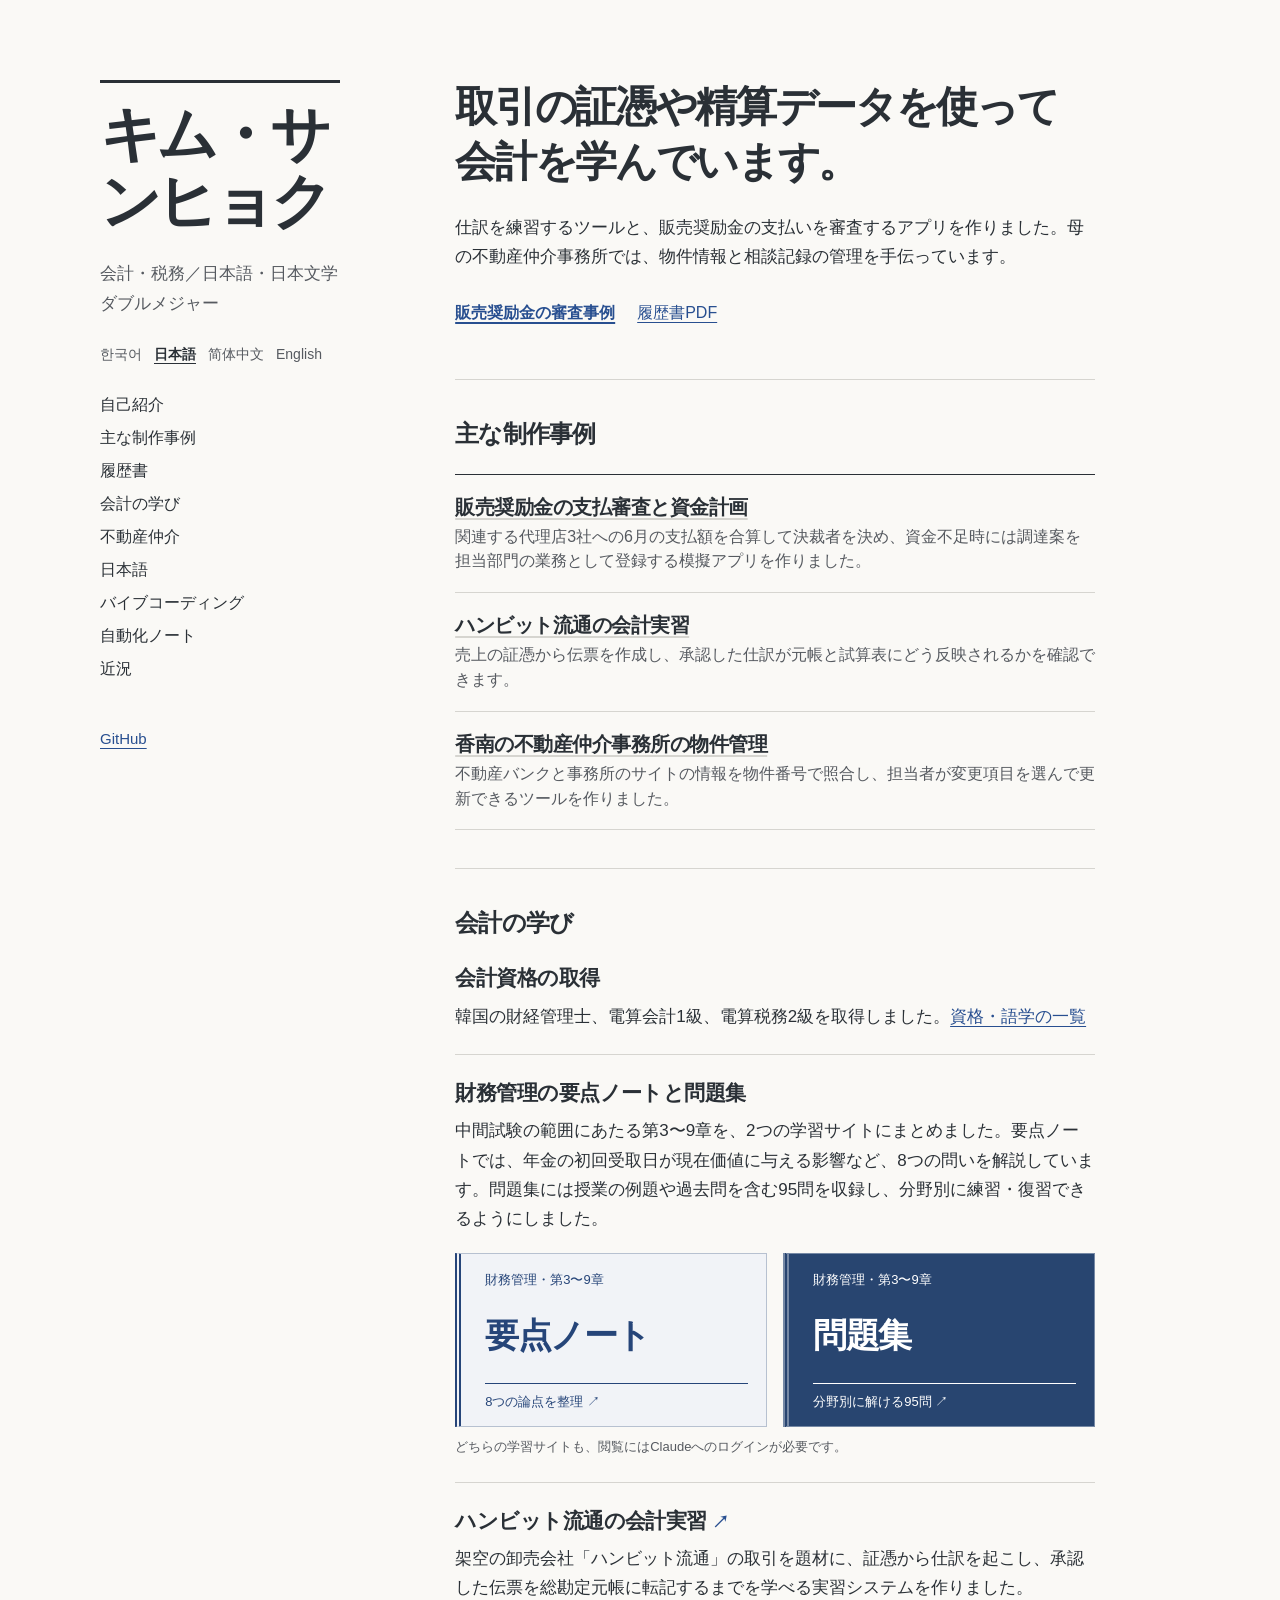
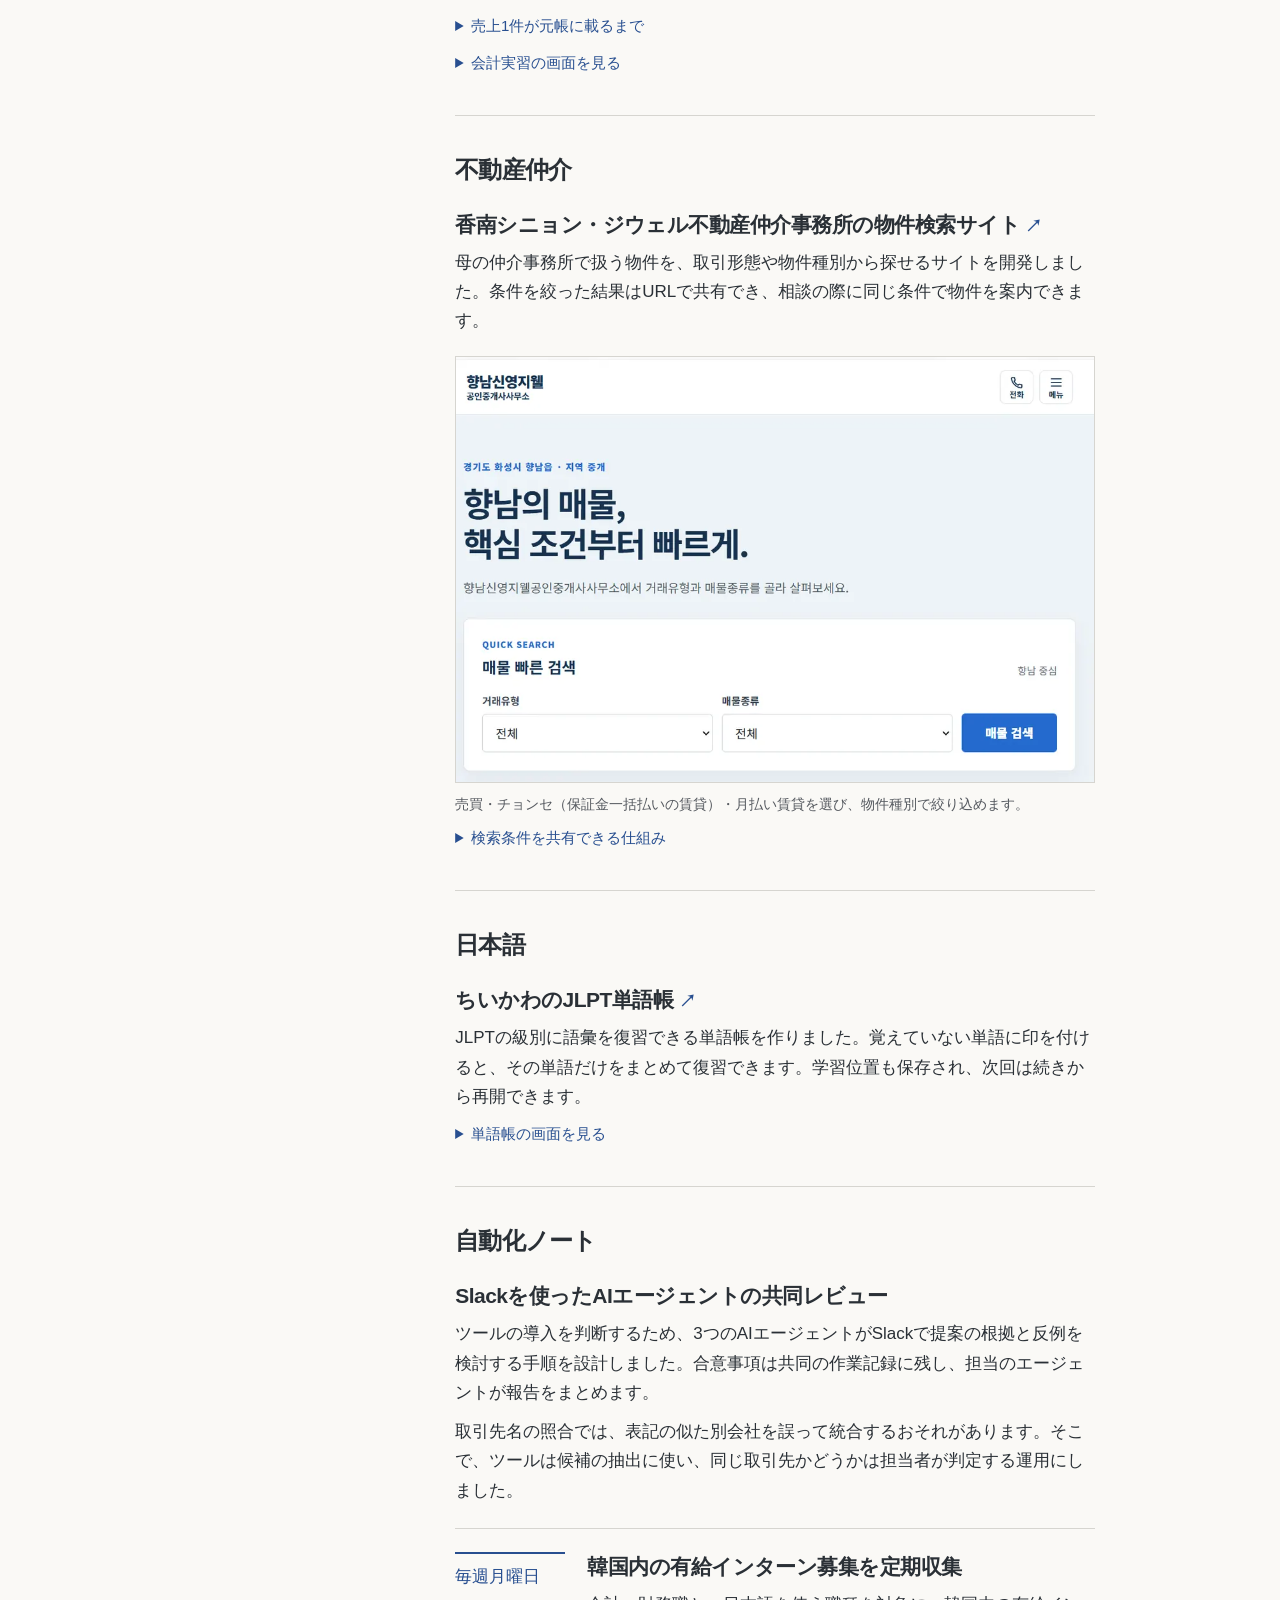
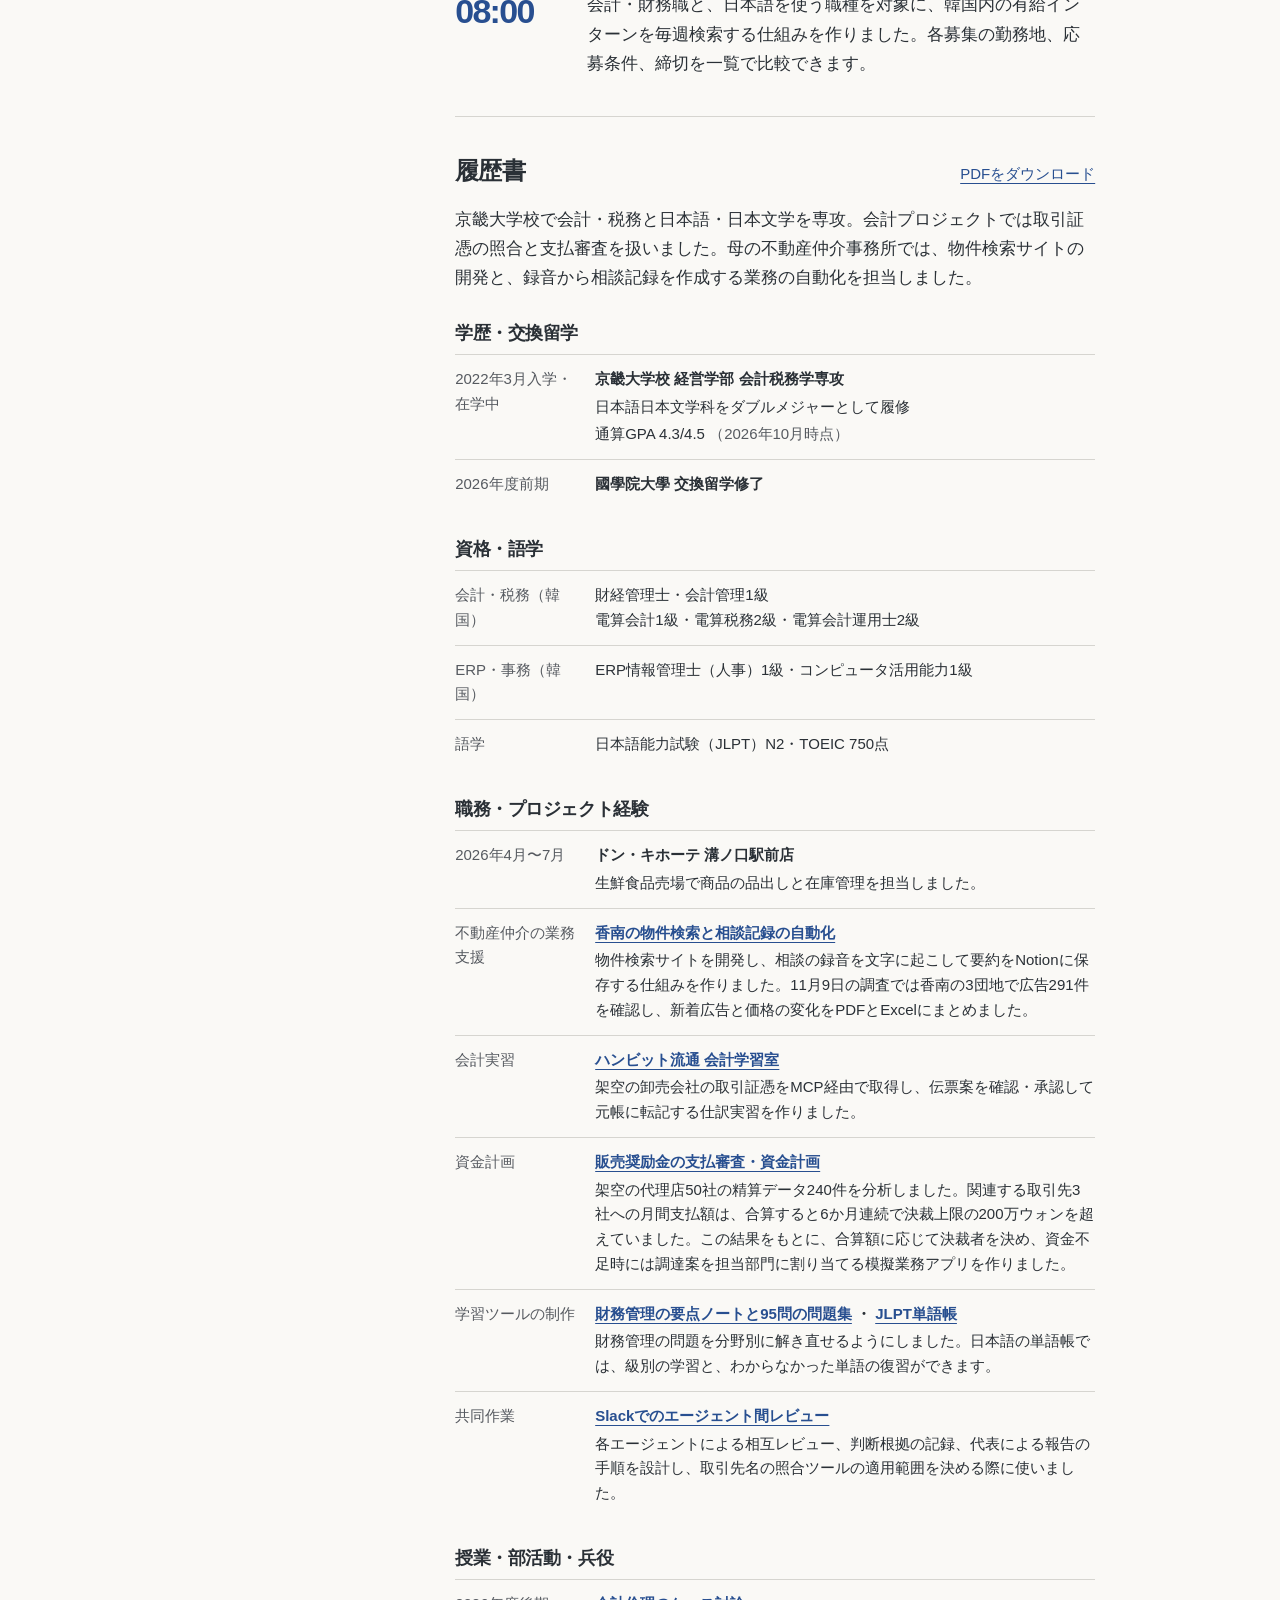
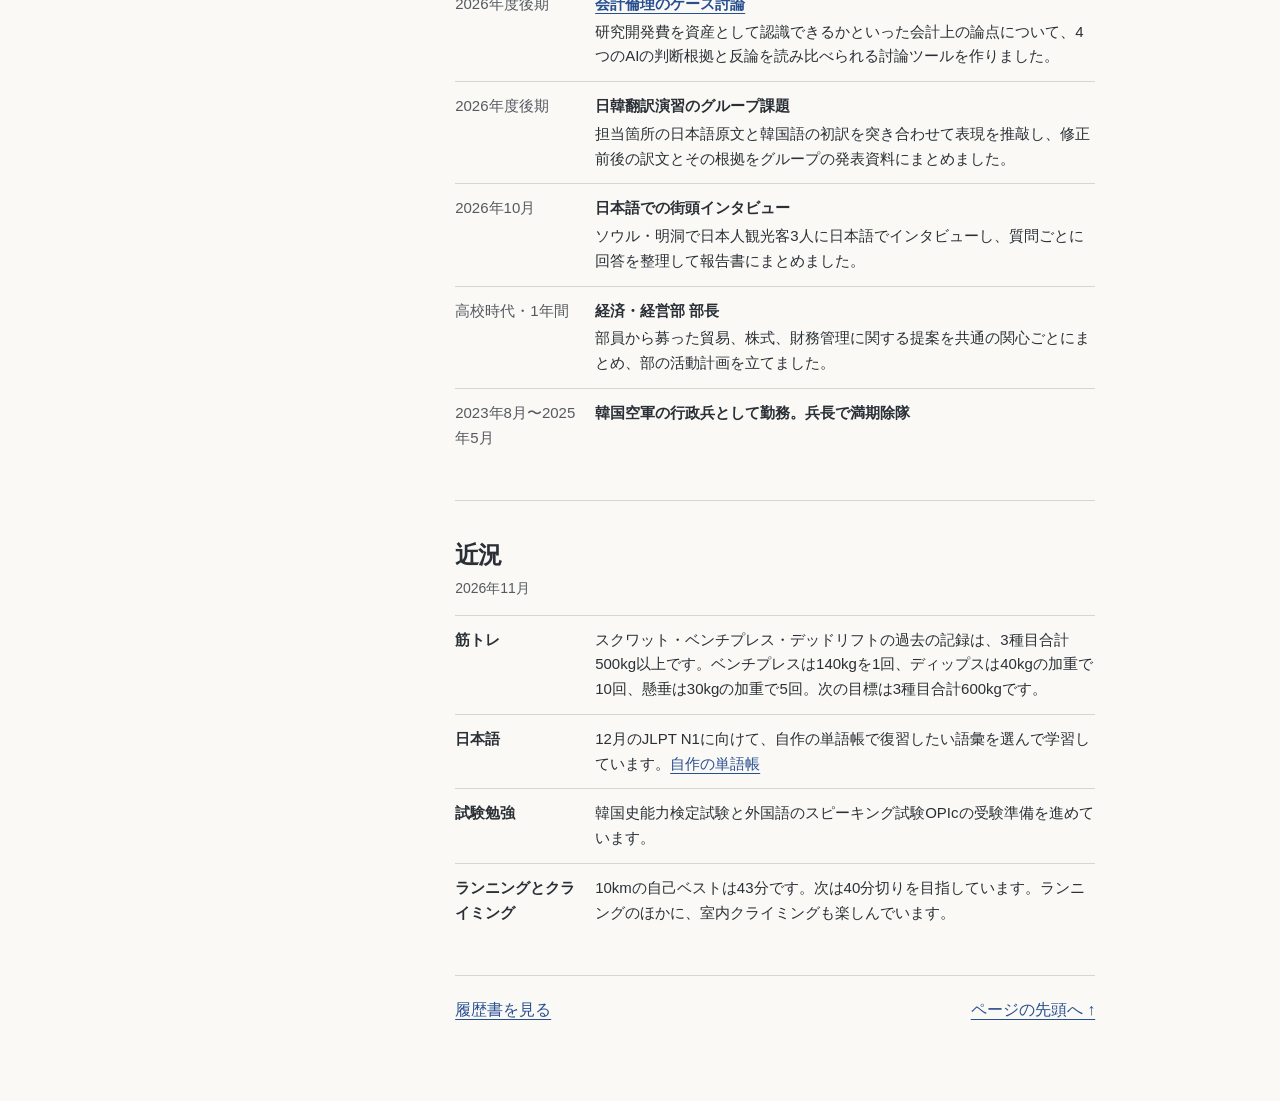
<file: ja/index.html>
<!doctype html>
<html lang="ja">
<head>
  <meta charset="utf-8">
  <meta name="viewport" content="width=device-width, initial-scale=1">
  <meta name="description" content="キム・サンヒョクのポートフォリオ。会計と日本語を学び、不動産仲介の現場や自分の勉強に使うツールを作っています。">
  <title>キム・サンヒョク｜ポートフォリオ</title>
  <link rel="stylesheet" href="../portfolio.css?v=featured-1">
  <link rel="alternate" hreflang="ko" href="https://osh3772-star.github.io/">
  <link rel="alternate" hreflang="ja" href="https://osh3772-star.github.io/ja/">
  <link rel="alternate" hreflang="zh-Hans" href="https://osh3772-star.github.io/zh/">
  <link rel="alternate" hreflang="en" href="https://osh3772-star.github.io/en/">
  <link rel="alternate" hreflang="x-default" href="https://osh3772-star.github.io/">
</head>
<body class="portfolio-home">
  <a class="skip" href="#intro">本文へ</a>
  <div class="layout">
    <header>
      <a class="name" href="#intro"><h1>キム・サンヒョク</h1></a>
      <p class="major">会計・税務／日本語・日本文学<br>ダブルメジャー</p>
      <nav class="language-nav" aria-label="言語を選択">
        <a lang="ko" hreflang="ko" href="/">한국어</a>
        <a lang="ja" hreflang="ja" href="/ja/" aria-current="true">日本語</a>
        <a lang="zh-Hans" hreflang="zh-Hans" href="/zh/">简体中文</a>
        <a lang="en" hreflang="en" href="/en/">English</a>
      </nav>
      <nav class="desktop-nav" aria-label="ページ内の目次">
        <a href="#intro">自己紹介</a><a href="#featured">主な制作事例</a><a href="#resume">履歴書</a><a href="#work">会計の学び</a><a href="#estate">不動産仲介</a><a href="#japanese">日本語</a><a href="vibe-coding.html">バイブコーディング</a><a href="#notes">自動化ノート</a><a href="#now">近況</a>
      </nav>
      <div class="links desktop-links"><a href="https://github.com/osh3772-star">GitHub</a></div>
      <details class="mobile-menu">
        <summary>メニュー</summary>
        <nav aria-label="ページ内の目次">
          <a href="#intro">自己紹介</a><a href="#featured">主な制作事例</a><a href="#resume">履歴書</a><a href="#work">会計の学び</a><a href="#estate">不動産仲介</a><a href="#japanese">日本語</a><a href="vibe-coding.html">バイブコーディング</a><a href="#notes">自動化ノート</a><a href="#now">近況</a><a href="https://github.com/osh3772-star">GitHub</a>
        </nav>
      </details>
    </header>
    <main>
      <section id="intro" aria-label="自己紹介">
        <p class="lead">取引の証憑や精算データを使って会計を学んでいます。</p>
        <p>仕訳を練習するツールと、販売奨励金の支払いを審査するアプリを作りました。母の不動産仲介事務所では、物件情報と相談記録の管理を手伝っています。</p>
        <div class="intro-actions">
          <a class="case-link" href="sales-incentives.html">販売奨励金の審査事例</a>
          <a href="resume.pdf" download="キム・サンヒョク_履歴書.pdf">履歴書PDF</a>
        </div>
      </section>
      <section id="featured" aria-labelledby="featured-title">
        <h2 id="featured-title">主な制作事例</h2>
        <ul class="featured-list">
          <li>
            <h3><a href="sales-incentives.html">販売奨励金の支払審査と資金計画</a></h3>
            <p>関連する代理店3社への6月の支払額を合算して決裁者を決め、資金不足時には調達案を担当部門の業務として登録する模擬アプリを作りました。</p>
          </li>
          <li>
            <h3><a href="#hanbit">ハンビット流通の会計実習</a></h3>
            <p>売上の証憑から伝票を作成し、承認した仕訳が元帳と試算表にどう反映されるかを確認できます。</p>
          </li>
          <li>
            <h3><a href="vibe-coding.html#listings">香南の不動産仲介事務所の物件管理</a></h3>
            <p>不動産バンクと事務所のサイトの情報を物件番号で照合し、担当者が変更項目を選んで更新できるツールを作りました。</p>
          </li>
        </ul>
      </section>
      <section id="work">
        <h2>会計の学び</h2>
        <article>
          <h3>会計資格の取得</h3>
          <p>韓国の財経管理士、電算会計1級、電算税務2級を取得しました。<a href="#resume">資格・語学の一覧</a></p>
        </article>
        <article class="study" id="finance-study">
          <h3>財務管理の要点ノートと問題集</h3>
          <p>中間試験の範囲にあたる第3〜9章を、2つの学習サイトにまとめました。要点ノートでは、年金の初回受取日が現在価値に与える影響など、8つの問いを解説しています。問題集には授業の例題や過去問を含む95問を収録し、分野別に練習・復習できるようにしました。</p>
          <div class="books" aria-label="財務管理の学習サイト2種">
            <a class="book concept" href="https://claude.ai/artifact/LwPtp9A5DPK2k8vTVn2WAL"><small>財務管理・第3〜9章</small><strong>要点ノート</strong><span>8つの論点を整理 ↗</span></a>
            <a class="book practice" href="https://claude.ai/artifact/7F24hGEVFYis9CiTzjHPvu"><small>財務管理・第3〜9章</small><strong>問題集</strong><span>分野別に解ける95問 ↗</span></a>
          </div>
          <p class="access">どちらの学習サイトも、閲覧にはClaudeへのログインが必要です。</p>
        </article>
        <article id="hanbit">
          <h3><a href="https://ledgerflow-public-reference-gateway.eric5833.workers.dev/">ハンビット流通の会計実習 <span aria-hidden="true">↗</span></a></h3>
          <p>架空の卸売会社「ハンビット流通」の取引を題材に、証憑から仕訳を起こし、承認した伝票を総勘定元帳に転記するまでを学べる実習システムを作りました。</p>
          <details class="mechanism">
            <summary>売上1件が元帳に載るまで</summary>
            <p>AIアプリと会計エンジンをMCPで接続しました。売上取引を選ぶと、エンジンが税金計算書と引渡記録を照合して伝票の下書きを作成し、出庫数量と単位原価から売上原価も算定します。</p>
            <p>会計エンジンが借方・貸方の合計と証憑を確認した上で、学習者が伝票を承認するか、差し戻すかを判断します。承認時の内容と一致する伝票だけが元帳に転記されます。</p>
            <a href="vibe-coding.html#ledger">ハンビット流通の制作記を読む</a>
          </details>
          <details><summary>会計実習の画面を見る</summary><img loading="lazy" src="../portfolio-images/ledger.webp" alt="LedgerFlowの会計実習画面"></details>
        </article>
      </section>
      <section id="estate">
        <h2>不動産仲介</h2>
        <article>
          <h3><a href="https://hyangnam-realestate.store/">香南シニョン・ジウェル不動産仲介事務所の物件検索サイト <span aria-hidden="true">↗</span></a></h3>
          <p>母の仲介事務所で扱う物件を、取引形態や物件種別から探せるサイトを開発しました。条件を絞った結果はURLで共有でき、相談の際に同じ条件で物件を案内できます。</p>
          <figure class="estate-screen">
            <img loading="lazy" width="1000" height="666" src="../portfolio-images/estate.webp" alt="香南のシニョン・ジウェル不動産仲介事務所の検索画面。取引の種類と物件種別を選べる。">
            <figcaption>売買・チョンセ（保証金一括払いの賃貸）・月払い賃貸を選び、物件種別で絞り込めます。</figcaption>
          </figure>
          <details class="mechanism">
            <summary>検索条件を共有できる仕組み</summary>
            <p>事務所の独自ドメインをCloudflare Workersに接続しました。AstroがURLから検索条件を読み取り、Supabaseのデータベースに登録された公開中の物件を絞り込みます。</p>
            <p>共有したURLを開くと、同じ条件で、その時点で公開中の物件が表示されます。価格帯の指定には、売買では売買価格、チョンセと月払い賃貸では保証金を使います。</p>
            <a href="https://hyangnam-realestate.store/properties?transaction=%EC%A0%84%EC%84%B8&amp;category=%EC%95%84%ED%8C%8C%ED%8A%B8">チョンセのマンションを探す</a>
          </details>
        </article>
      </section>
      <section id="japanese">
        <h2>日本語</h2>
        <article>
          <h3><a href="https://osh3772-star.github.io/chiikawa-jlpt-vocab/">ちいかわのJLPT単語帳 <span aria-hidden="true">↗</span></a></h3>
          <p>JLPTの級別に語彙を復習できる単語帳を作りました。覚えていない単語に印を付けると、その単語だけをまとめて復習できます。学習位置も保存され、次回は続きから再開できます。</p>
          <details><summary>単語帳の画面を見る</summary><img loading="lazy" src="../portfolio-images/chiikawa.webp" alt="ちいかわJLPT単語帳の学習画面"></details>
        </article>
      </section>
      <section id="notes">
        <h2>自動化ノート</h2>
        <article>
          <h3>Slackを使ったAIエージェントの共同レビュー</h3>
          <p>ツールの導入を判断するため、3つのAIエージェントがSlackで提案の根拠と反例を検討する手順を設計しました。合意事項は共同の作業記録に残し、担当のエージェントが報告をまとめます。</p>
          <p>取引先名の照合では、表記の似た別会社を誤って統合するおそれがあります。そこで、ツールは候補の抽出に使い、同じ取引先かどうかは担当者が判定する運用にしました。</p>
        </article>
        <article>
        <div class="note"><p class="time">毎週月曜日 <strong>08:00</strong></p>
        <div><h3>韓国内の有給インターン募集を定期収集</h3>
        <p>会計・財務職と、日本語を使う職種を対象に、韓国内の有給インターンを毎週検索する仕組みを作りました。各募集の勤務地、応募条件、締切を一覧で比較できます。</p></div></div>
        </article>
      </section>
      <section id="resume" class="resume" aria-labelledby="resume-title">
        <div class="resume-heading">
          <h2 id="resume-title">履歴書</h2>
          <a class="resume-pdf" href="resume.pdf" download="キム・サンヒョク_履歴書.pdf">PDFをダウンロード</a>
        </div>
        <p class="resume-summary">京畿大学校で会計・税務と日本語・日本文学を専攻。会計プロジェクトでは取引証憑の照合と支払審査を扱いました。母の不動産仲介事務所では、物件検索サイトの開発と、録音から相談記録を作成する業務の自動化を担当しました。</p>
        <h3>学歴・交換留学</h3>
        <dl class="resume-list">
          <div><dt>2022年3月入学・在学中</dt><dd><strong>京畿大学校 経営学部 会計税務学専攻</strong><p>日本語日本文学科をダブルメジャーとして履修</p><p>通算GPA 4.3/4.5 <span class="resume-asof">（2026年10月時点）</span></p></dd></div>
          <div><dt>2026年度前期</dt><dd><strong>國學院大學 交換留学修了</strong></dd></div>
        </dl>
        <h3>資格・語学</h3>
        <dl class="resume-list resume-qual">
          <div><dt>会計・税務（韓国）</dt><dd>財経管理士・会計管理1級<br>電算会計1級・電算税務2級・電算会計運用士2級</dd></div>
          <div><dt>ERP・事務（韓国）</dt><dd>ERP情報管理士（人事）1級・コンピュータ活用能力1級</dd></div>
          <div><dt>語学</dt><dd>日本語能力試験（JLPT）N2・TOEIC 750点</dd></div>
        </dl>
        <h3>職務・プロジェクト経験</h3>
        <dl class="resume-list">
          <div><dt>2026年4月〜7月</dt><dd><strong>ドン・キホーテ 溝ノ口駅前店</strong><p>生鮮食品売場で商品の品出しと在庫管理を担当しました。</p></dd></div>
          <div><dt>不動産仲介の業務支援</dt><dd><strong><a href="#estate">香南の物件検索と相談記録の自動化</a></strong><p>物件検索サイトを開発し、相談の録音を文字に起こして要約をNotionに保存する仕組みを作りました。11月9日の調査では香南の3団地で広告291件を確認し、新着広告と価格の変化をPDFとExcelにまとめました。</p></dd></div>
          <div><dt>会計実習</dt><dd><strong><a href="vibe-coding.html#ledger">ハンビット流通 会計学習室</a></strong><p>架空の卸売会社の取引証憑をMCP経由で取得し、伝票案を確認・承認して元帳に転記する仕訳実習を作りました。</p></dd></div>
          <div><dt>資金計画</dt><dd><strong><a href="sales-incentives.html">販売奨励金の支払審査・資金計画</a></strong><p>架空の代理店50社の精算データ240件を分析しました。関連する取引先3社への月間支払額は、合算すると6か月連続で決裁上限の200万ウォンを超えていました。この結果をもとに、合算額に応じて決裁者を決め、資金不足時には調達案を担当部門に割り当てる模擬業務アプリを作りました。</p></dd></div>
          <div><dt>学習ツールの制作</dt><dd><strong><a href="#finance-study">財務管理の要点ノートと95問の問題集</a> ・ <a href="#japanese">JLPT単語帳</a></strong><p>財務管理の問題を分野別に解き直せるようにしました。日本語の単語帳では、級別の学習と、わからなかった単語の復習ができます。</p></dd></div>
          <div><dt>共同作業</dt><dd><strong><a href="#notes">Slackでのエージェント間レビュー</a></strong><p>各エージェントによる相互レビュー、判断根拠の記録、代表による報告の手順を設計し、取引先名の照合ツールの適用範囲を決める際に使いました。</p></dd></div>
        </dl>
        <h3>授業・部活動・兵役</h3>
        <dl class="resume-list">
          <div><dt>2026年度後期</dt><dd><strong><a href="https://osh3772-star.github.io/ai-debate/">会計倫理のケース討論</a></strong><p>研究開発費を資産として認識できるかといった会計上の論点について、4つのAIの判断根拠と反論を読み比べられる討論ツールを作りました。</p></dd></div>
          <div><dt>2026年度後期</dt><dd><strong>日韓翻訳演習のグループ課題</strong><p>担当箇所の日本語原文と韓国語の初訳を突き合わせて表現を推敲し、修正前後の訳文とその根拠をグループの発表資料にまとめました。</p></dd></div>
          <div><dt>2026年10月</dt><dd><strong>日本語での街頭インタビュー</strong><p>ソウル・明洞で日本人観光客3人に日本語でインタビューし、質問ごとに回答を整理して報告書にまとめました。</p></dd></div>
          <div><dt>高校時代・1年間</dt><dd><strong>経済・経営部 部長</strong><p>部員から募った貿易、株式、財務管理に関する提案を共通の関心ごとにまとめ、部の活動計画を立てました。</p></dd></div>
          <div><dt>2023年8月〜2025年5月</dt><dd><strong>韓国空軍の行政兵として勤務。兵長で満期除隊</strong></dd></div>
        </dl>
      </section>
      <section id="now" aria-labelledby="now-title">
        <h2 id="now-title">近況</h2>
        <p class="now-date"><time datetime="2026-11">2026年11月</time></p>
        <dl class="resume-list now-list">
          <div><dt>筋トレ</dt><dd>スクワット・ベンチプレス・デッドリフトの過去の記録は、3種目合計500kg以上です。ベンチプレスは140kgを1回、ディップスは40kgの加重で10回、懸垂は30kgの加重で5回。次の目標は3種目合計600kgです。</dd></div>
          <div><dt>日本語</dt><dd>12月のJLPT N1に向けて、自作の単語帳で復習したい語彙を選んで学習しています。<a href="https://osh3772-star.github.io/chiikawa-jlpt-vocab/">自作の単語帳</a></dd></div>
          <div><dt>試験勉強</dt><dd>韓国史能力検定試験と外国語のスピーキング試験OPIcの受験準備を進めています。</dd></div>
          <div><dt>ランニングとクライミング</dt><dd>10kmの自己ベストは43分です。次は40分切りを目指しています。ランニングのほかに、室内クライミングも楽しんでいます。</dd></div>
        </dl>
      </section>
      <footer><a href="#resume">履歴書を見る</a><a href="#intro">ページの先頭へ ↑</a></footer>
    </main>
  </div>
</body>
</html>
</file>
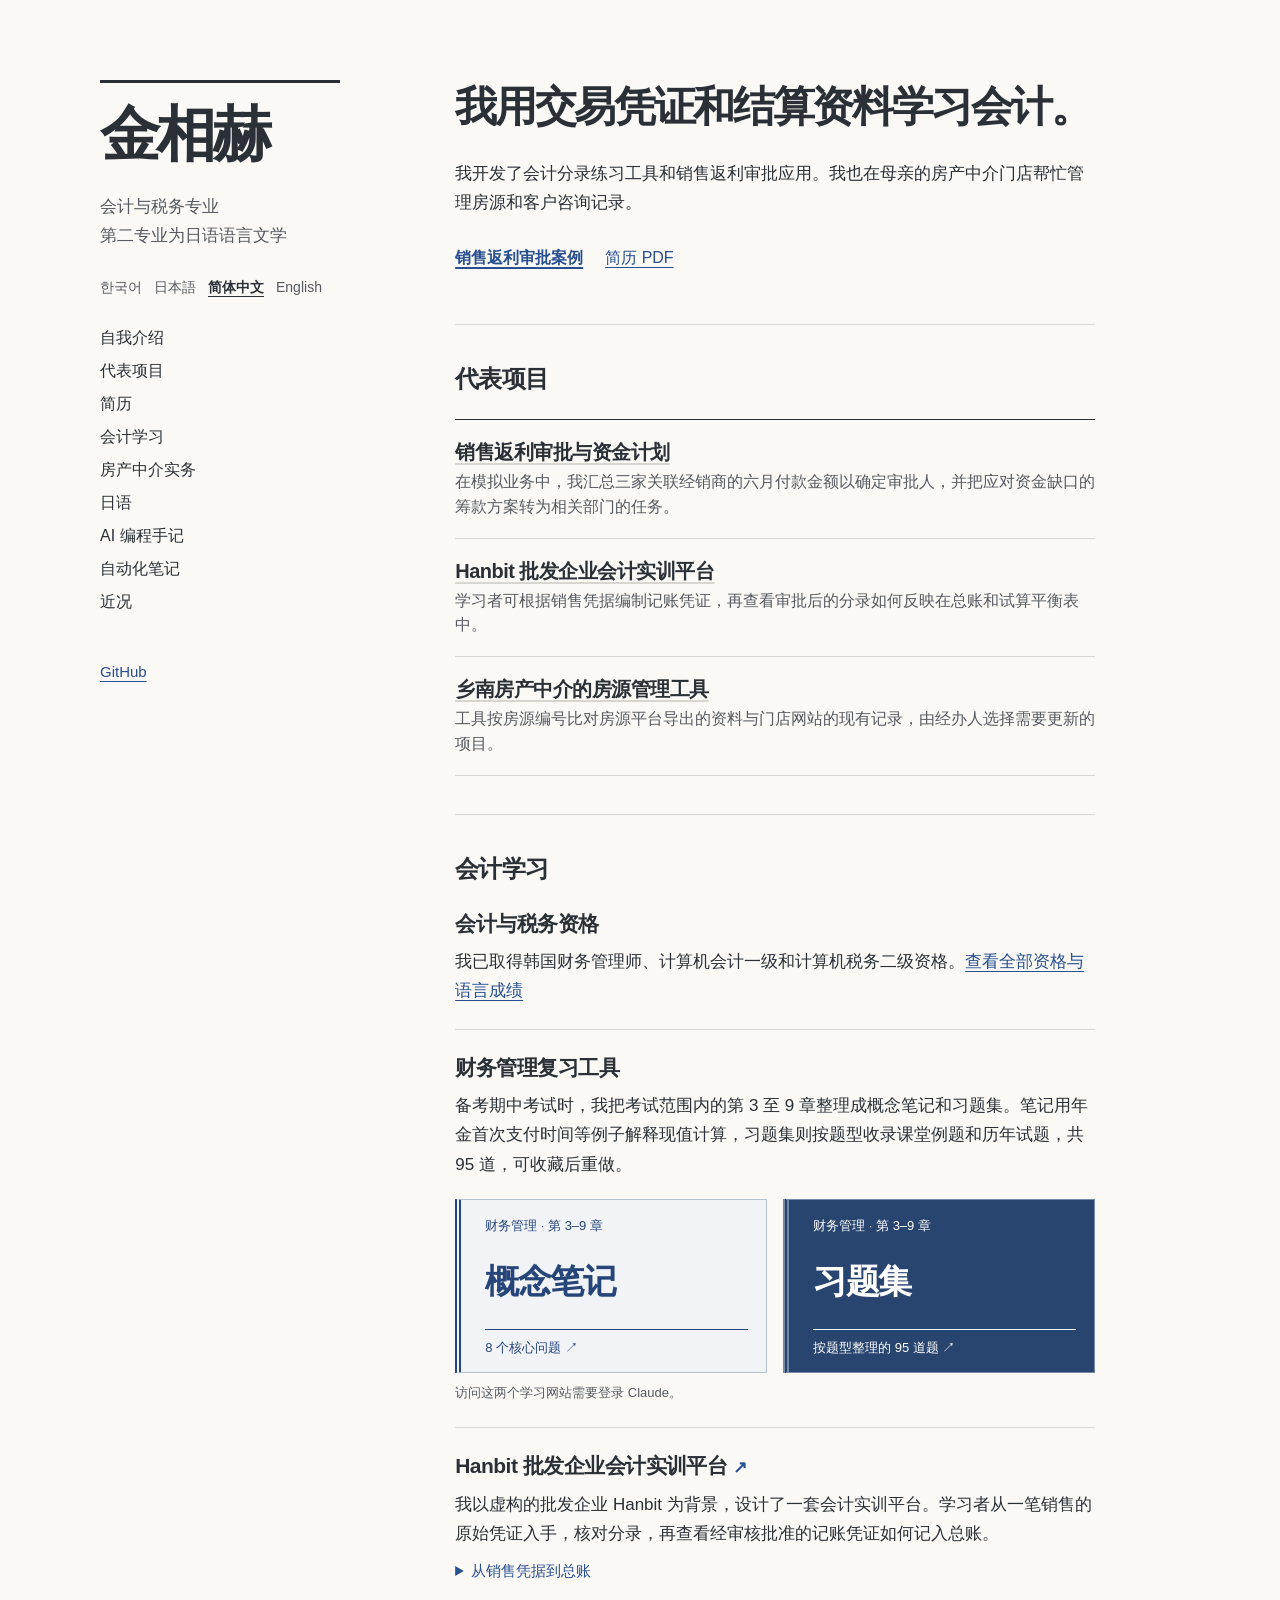
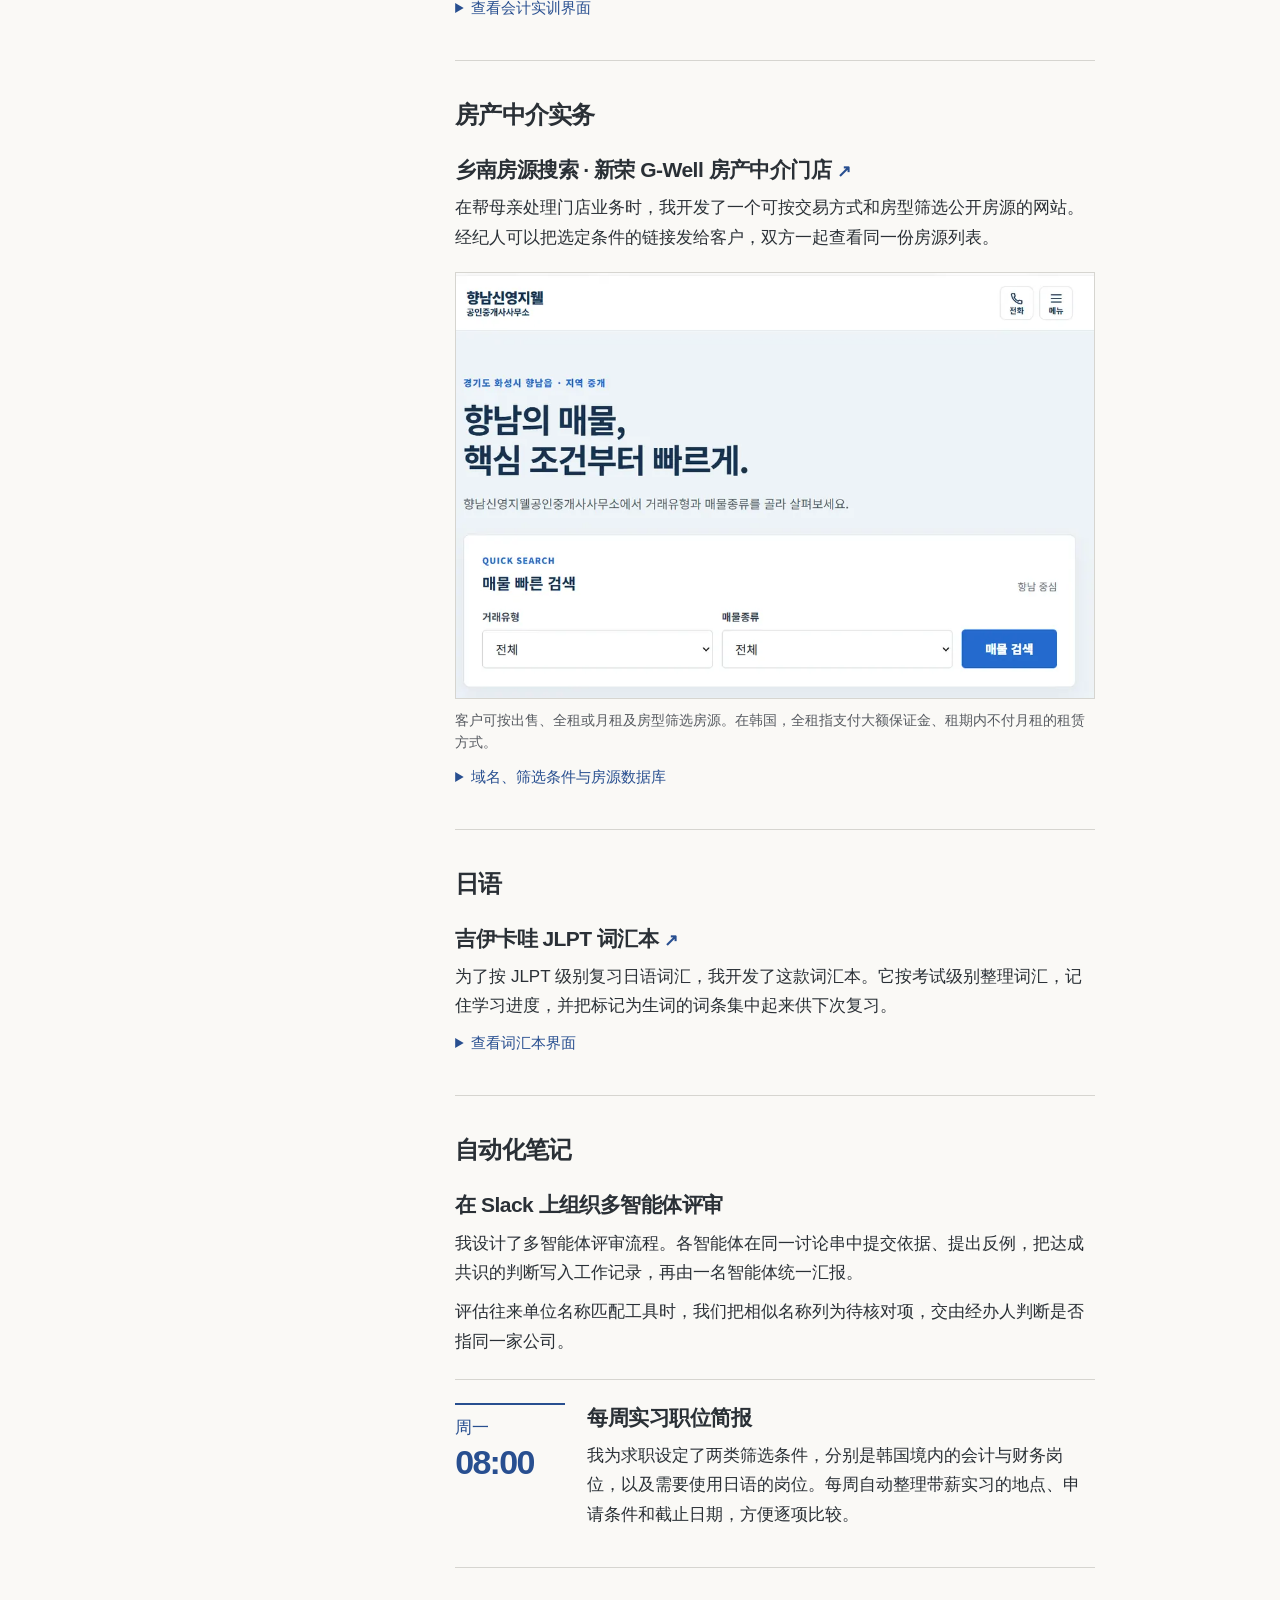
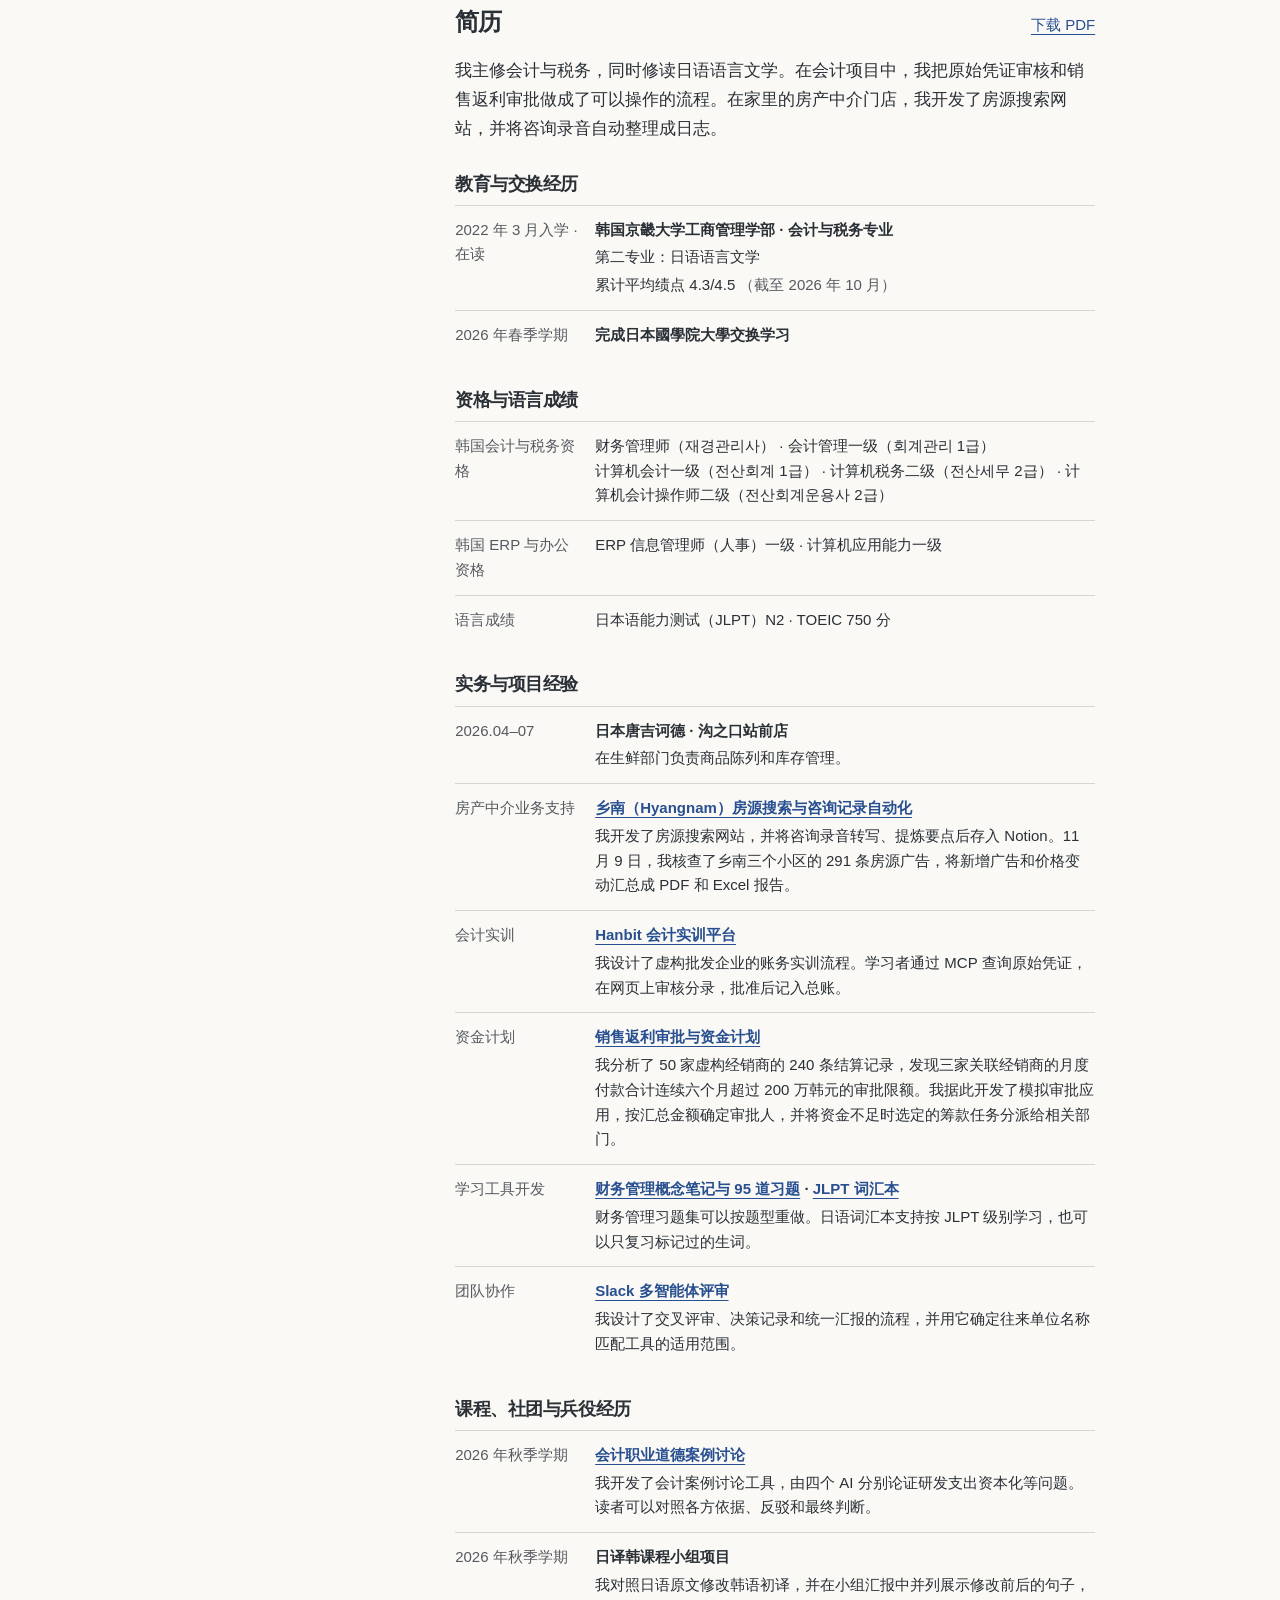
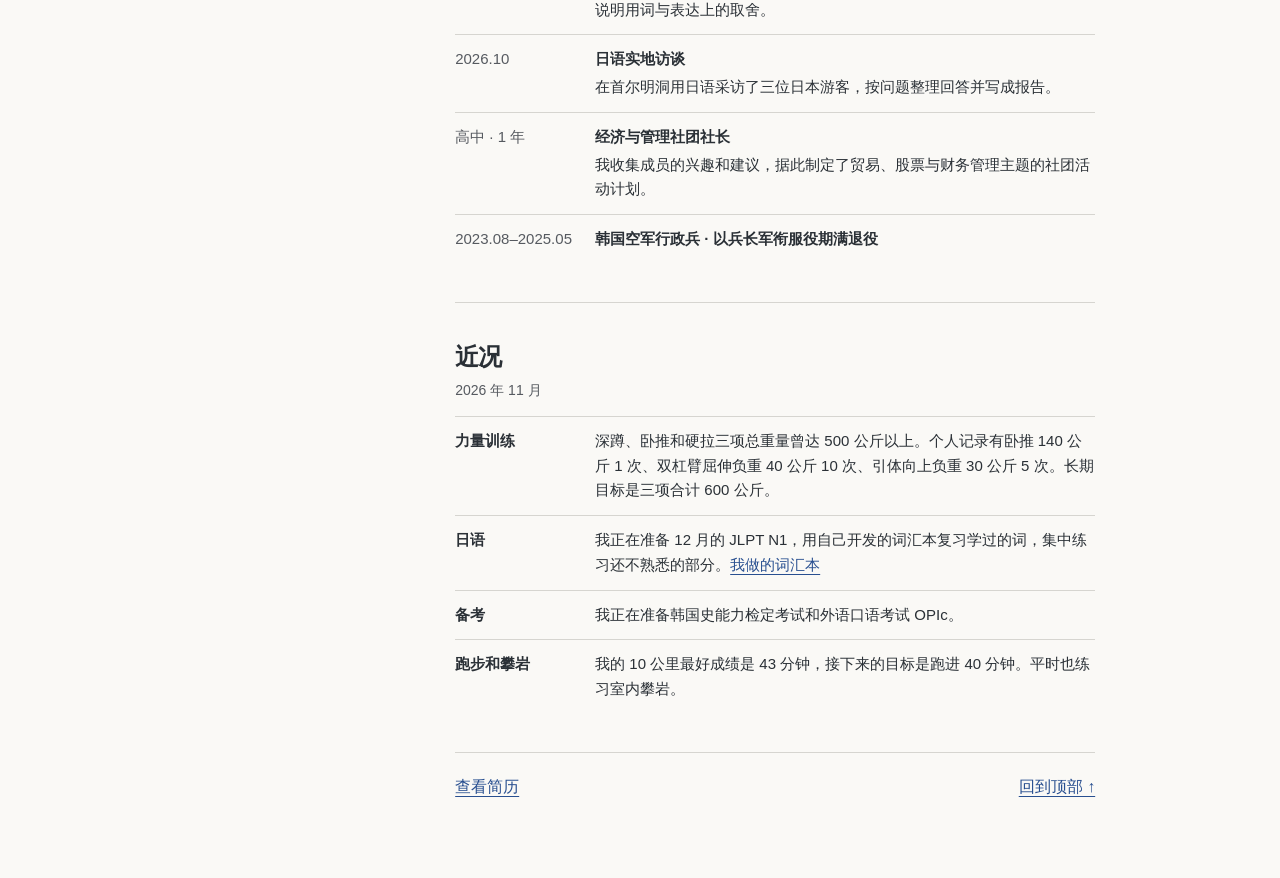
<file: zh/index.html>
<!doctype html>
<html lang="zh-Hans">
<head>
  <meta charset="utf-8">
  <meta name="viewport" content="width=device-width, initial-scale=1">
  <meta name="description" content="金相赫的个人作品集，收录会计实训平台、房源管理工具、日语学习应用及个人简历。">
  <title>金相赫 · 个人作品集</title>
  <link rel="stylesheet" href="../portfolio.css?v=featured-1">
  <link rel="alternate" hreflang="ko" href="https://osh3772-star.github.io/">
  <link rel="alternate" hreflang="ja" href="https://osh3772-star.github.io/ja/">
  <link rel="alternate" hreflang="zh-Hans" href="https://osh3772-star.github.io/zh/">
  <link rel="alternate" hreflang="en" href="https://osh3772-star.github.io/en/">
  <link rel="alternate" hreflang="x-default" href="https://osh3772-star.github.io/">
</head>
<body class="portfolio-home">
  <a class="skip" href="#intro">跳至正文</a>
  <div class="layout">
    <header>
      <a class="name" href="#intro"><h1>金相赫</h1></a>
      <p class="major">会计与税务专业<br>第二专业为日语语言文学</p>
      <nav class="language-nav" aria-label="选择语言">
        <a lang="ko" hreflang="ko" href="/">한국어</a>
        <a lang="ja" hreflang="ja" href="/ja/">日本語</a>
        <a lang="zh-Hans" hreflang="zh-Hans" href="/zh/" aria-current="true">简体中文</a>
        <a lang="en" hreflang="en" href="/en/">English</a>
      </nav>
      <nav class="desktop-nav" aria-label="页面导航">
        <a href="#intro">自我介绍</a><a href="#featured">代表项目</a><a href="#resume">简历</a><a href="#work">会计学习</a><a href="#estate">房产中介实务</a><a href="#japanese">日语</a><a href="vibe-coding.html">AI 编程手记</a><a href="#notes">自动化笔记</a><a href="#now">近况</a>
      </nav>
      <div class="links desktop-links"><a href="https://github.com/osh3772-star">GitHub</a></div>
      <details class="mobile-menu">
        <summary>全部栏目</summary>
        <nav aria-label="页面导航">
          <a href="#intro">自我介绍</a><a href="#featured">代表项目</a><a href="#resume">简历</a><a href="#work">会计学习</a><a href="#estate">房产中介实务</a><a href="#japanese">日语</a><a href="vibe-coding.html">AI 编程手记</a><a href="#notes">自动化笔记</a><a href="#now">近况</a><a href="https://github.com/osh3772-star">GitHub</a>
        </nav>
      </details>
    </header>
    <main>
      <section id="intro" aria-label="自我介绍">
        <p class="lead">我用交易凭证和结算资料学习会计。</p>
        <p>我开发了会计分录练习工具和销售返利审批应用。我也在母亲的房产中介门店帮忙管理房源和客户咨询记录。</p>
        <div class="intro-actions">
          <a class="case-link" href="sales-incentives.html">销售返利审批案例</a>
          <a href="resume.pdf" download="金相赫_简历.pdf">简历 PDF</a>
        </div>
      </section>
      <section id="featured" aria-labelledby="featured-title">
        <h2 id="featured-title">代表项目</h2>
        <ul class="featured-list">
          <li>
            <h3><a href="sales-incentives.html">销售返利审批与资金计划</a></h3>
            <p>在模拟业务中，我汇总三家关联经销商的六月付款金额以确定审批人，并把应对资金缺口的筹款方案转为相关部门的任务。</p>
          </li>
          <li>
            <h3><a href="#hanbit">Hanbit 批发企业会计实训平台</a></h3>
            <p>学习者可根据销售凭据编制记账凭证，再查看审批后的分录如何反映在总账和试算平衡表中。</p>
          </li>
          <li>
            <h3><a href="vibe-coding.html#listings">乡南房产中介的房源管理工具</a></h3>
            <p>工具按房源编号比对房源平台导出的资料与门店网站的现有记录，由经办人选择需要更新的项目。</p>
          </li>
        </ul>
      </section>
      <section id="work">
        <h2>会计学习</h2>
        <article>
          <h3>会计与税务资格</h3>
          <p>我已取得韩国财务管理师、计算机会计一级和计算机税务二级资格。<a href="#resume">查看全部资格与语言成绩</a></p>
        </article>
        <article class="study" id="finance-study">
          <h3>财务管理复习工具</h3>
          <p>备考期中考试时，我把考试范围内的第 3 至 9 章整理成概念笔记和习题集。笔记用年金首次支付时间等例子解释现值计算，习题集则按题型收录课堂例题和历年试题，共 95 道，可收藏后重做。</p>
          <div class="books" aria-label="两个财务管理学习网站">
            <a class="book concept" href="https://claude.ai/artifact/LwPtp9A5DPK2k8vTVn2WAL"><small>财务管理 · 第 3–9 章</small><strong>概念笔记</strong><span>8 个核心问题 ↗</span></a>
            <a class="book practice" href="https://claude.ai/artifact/7F24hGEVFYis9CiTzjHPvu"><small>财务管理 · 第 3–9 章</small><strong>习题集</strong><span>按题型整理的 95 道题 ↗</span></a>
          </div>
          <p class="access">访问这两个学习网站需要登录 Claude。</p>
        </article>
        <article id="hanbit">
          <h3><a href="https://ledgerflow-public-reference-gateway.eric5833.workers.dev/">Hanbit 批发企业会计实训平台 <span aria-hidden="true">↗</span></a></h3>
          <p>我以虚构的批发企业 Hanbit 为背景，设计了一套会计实训平台。学习者从一笔销售的原始凭证入手，核对分录，再查看经审核批准的记账凭证如何记入总账。</p>
          <details class="mechanism">
            <summary>从销售凭据到总账</summary>
            <p>我通过 MCP 将 AI 应用接入会计引擎。选定一笔销售后，引擎核对税务发票和交货记录，生成记账凭证草稿，并按出库数量和单位成本计算销售成本。</p>
            <p>引擎检查借贷平衡并核对原始凭证，学习者决定批准或退回。过账时，系统核对审批版本，确保入账内容与批准的凭证一致。</p>
            <a href="vibe-coding.html#ledger">阅读 Hanbit 实训平台的开发记录</a>
          </details>
          <details><summary>查看会计实训界面</summary><img loading="lazy" src="../portfolio-images/ledger.webp" alt="LedgerFlow 会计实训平台的凭证审核界面"></details>
        </article>
      </section>
      <section id="estate">
        <h2>房产中介实务</h2>
        <article>
          <h3><a href="https://hyangnam-realestate.store/">乡南房源搜索 · 新荣 G-Well 房产中介门店 <span aria-hidden="true">↗</span></a></h3>
          <p>在帮母亲处理门店业务时，我开发了一个可按交易方式和房型筛选公开房源的网站。经纪人可以把选定条件的链接发给客户，双方一起查看同一份房源列表。</p>
          <figure class="estate-screen">
            <img loading="lazy" width="1000" height="666" src="../portfolio-images/estate.webp" alt="乡南（Hyangnam）房产中介门店的快速房源搜索界面，可分别选择交易类型和房源类型。">
            <figcaption>客户可按出售、全租或月租及房型筛选房源。在韩国，全租指支付大额保证金、租期内不付月租的租赁方式。</figcaption>
          </figure>
          <details class="mechanism">
            <summary>域名、筛选条件与房源数据库</summary>
            <p>我把门店的独立域名接入 Cloudflare Workers。Astro 读取网址中的交易方式和房型，从 Supabase 查询符合条件的公开房源。</p>
            <p>重新打开链接时，筛选条件保持不变，结果则以当时公开的房源为准。房屋出售按售价筛选，全租和月租按保证金筛选。</p>
            <a href="https://hyangnam-realestate.store/properties?transaction=%EC%A0%84%EC%84%B8&amp;category=%EC%95%84%ED%8C%8C%ED%8A%B8">搜索全租公寓</a>
          </details>
        </article>
      </section>
      <section id="japanese">
        <h2>日语</h2>
        <article>
          <h3><a href="https://osh3772-star.github.io/chiikawa-jlpt-vocab/">吉伊卡哇 JLPT 词汇本 <span aria-hidden="true">↗</span></a></h3>
          <p>为了按 JLPT 级别复习日语词汇，我开发了这款词汇本。它按考试级别整理词汇，记住学习进度，并把标记为生词的词条集中起来供下次复习。</p>
          <details><summary>查看词汇本界面</summary><img loading="lazy" src="../portfolio-images/chiikawa.webp" alt="吉伊卡哇 JLPT 词汇本的学习界面"></details>
        </article>
      </section>
      <section id="notes">
        <h2>自动化笔记</h2>
        <article>
          <h3>在 Slack 上组织多智能体评审</h3>
          <p>我设计了多智能体评审流程。各智能体在同一讨论串中提交依据、提出反例，把达成共识的判断写入工作记录，再由一名智能体统一汇报。</p>
          <p>评估往来单位名称匹配工具时，我们把相似名称列为待核对项，交由经办人判断是否指同一家公司。</p>
        </article>
        <article>
        <div class="note"><p class="time">周一 <strong>08:00</strong></p>
        <div><h3>每周实习职位简报</h3>
        <p>我为求职设定了两类筛选条件，分别是韩国境内的会计与财务岗位，以及需要使用日语的岗位。每周自动整理带薪实习的地点、申请条件和截止日期，方便逐项比较。</p></div></div>
        </article>
      </section>
      <section id="resume" class="resume" aria-labelledby="resume-title">
        <div class="resume-heading">
          <h2 id="resume-title">简历</h2>
          <a class="resume-pdf" href="resume.pdf" download="金相赫_简历.pdf">下载 PDF</a>
        </div>
        <p class="resume-summary">我主修会计与税务，同时修读日语语言文学。在会计项目中，我把原始凭证审核和销售返利审批做成了可以操作的流程。在家里的房产中介门店，我开发了房源搜索网站，并将咨询录音自动整理成日志。</p>
        <h3>教育与交换经历</h3>
        <dl class="resume-list">
          <div><dt>2022 年 3 月入学 · 在读</dt><dd><strong>韩国京畿大学工商管理学部 · 会计与税务专业</strong><p>第二专业：日语语言文学</p><p>累计平均绩点 4.3/4.5 <span class="resume-asof">（截至 2026 年 10 月）</span></p></dd></div>
          <div><dt>2026 年春季学期</dt><dd><strong>完成日本國學院大學交换学习</strong></dd></div>
        </dl>
        <h3>资格与语言成绩</h3>
        <dl class="resume-list resume-qual">
          <div><dt>韩国会计与税务资格</dt><dd>财务管理师（재경관리사） · 会计管理一级（회계관리 1급）<br>计算机会计一级（전산회계 1급） · 计算机税务二级（전산세무 2급） · 计算机会计操作师二级（전산회계운용사 2급）</dd></div>
          <div><dt>韩国 ERP 与办公资格</dt><dd>ERP 信息管理师（人事）一级 · 计算机应用能力一级</dd></div>
          <div><dt>语言成绩</dt><dd>日本语能力测试（JLPT）N2 · TOEIC 750 分</dd></div>
        </dl>
        <h3>实务与项目经验</h3>
        <dl class="resume-list">
          <div><dt>2026.04–07</dt><dd><strong>日本唐吉诃德 · 沟之口站前店</strong><p>在生鲜部门负责商品陈列和库存管理。</p></dd></div>
          <div><dt>房产中介业务支持</dt><dd><strong><a href="#estate">乡南（Hyangnam）房源搜索与咨询记录自动化</a></strong><p>我开发了房源搜索网站，并将咨询录音转写、提炼要点后存入 Notion。11 月 9 日，我核查了乡南三个小区的 291 条房源广告，将新增广告和价格变动汇总成 PDF 和 Excel 报告。</p></dd></div>
          <div><dt>会计实训</dt><dd><strong><a href="vibe-coding.html#ledger">Hanbit 会计实训平台</a></strong><p>我设计了虚构批发企业的账务实训流程。学习者通过 MCP 查询原始凭证，在网页上审核分录，批准后记入总账。</p></dd></div>
          <div><dt>资金计划</dt><dd><strong><a href="sales-incentives.html">销售返利审批与资金计划</a></strong><p>我分析了 50 家虚构经销商的 240 条结算记录，发现三家关联经销商的月度付款合计连续六个月超过 200 万韩元的审批限额。我据此开发了模拟审批应用，按汇总金额确定审批人，并将资金不足时选定的筹款任务分派给相关部门。</p></dd></div>
          <div><dt>学习工具开发</dt><dd><strong><a href="#finance-study">财务管理概念笔记与 95 道习题</a> · <a href="#japanese">JLPT 词汇本</a></strong><p>财务管理习题集可以按题型重做。日语词汇本支持按 JLPT 级别学习，也可以只复习标记过的生词。</p></dd></div>
          <div><dt>团队协作</dt><dd><strong><a href="#notes">Slack 多智能体评审</a></strong><p>我设计了交叉评审、决策记录和统一汇报的流程，并用它确定往来单位名称匹配工具的适用范围。</p></dd></div>
        </dl>
        <h3>课程、社团与兵役经历</h3>
        <dl class="resume-list">
          <div><dt>2026 年秋季学期</dt><dd><strong><a href="https://osh3772-star.github.io/ai-debate/">会计职业道德案例讨论</a></strong><p>我开发了会计案例讨论工具，由四个 AI 分别论证研发支出资本化等问题。读者可以对照各方依据、反驳和最终判断。</p></dd></div>
          <div><dt>2026 年秋季学期</dt><dd><strong>日译韩课程小组项目</strong><p>我对照日语原文修改韩语初译，并在小组汇报中并列展示修改前后的句子，说明用词与表达上的取舍。</p></dd></div>
          <div><dt>2026.10</dt><dd><strong>日语实地访谈</strong><p>在首尔明洞用日语采访了三位日本游客，按问题整理回答并写成报告。</p></dd></div>
          <div><dt>高中 · 1 年</dt><dd><strong>经济与管理社团社长</strong><p>我收集成员的兴趣和建议，据此制定了贸易、股票与财务管理主题的社团活动计划。</p></dd></div>
          <div><dt>2023.08–2025.05</dt><dd><strong>韩国空军行政兵 · 以兵长军衔服役期满退役</strong></dd></div>
        </dl>
      </section>
      <section id="now" aria-labelledby="now-title">
        <h2 id="now-title">近况</h2>
        <p class="now-date"><time datetime="2026-11">2026 年 11 月</time></p>
        <dl class="resume-list now-list">
          <div><dt>力量训练</dt><dd>深蹲、卧推和硬拉三项总重量曾达 500 公斤以上。个人记录有卧推 140 公斤 1 次、双杠臂屈伸负重 40 公斤 10 次、引体向上负重 30 公斤 5 次。长期目标是三项合计 600 公斤。</dd></div>
          <div><dt>日语</dt><dd>我正在准备 12 月的 JLPT N1，用自己开发的词汇本复习学过的词，集中练习还不熟悉的部分。<a href="https://osh3772-star.github.io/chiikawa-jlpt-vocab/">我做的词汇本</a></dd></div>
          <div><dt>备考</dt><dd>我正在准备韩国史能力检定考试和外语口语考试 OPIc。</dd></div>
          <div><dt>跑步和攀岩</dt><dd>我的 10 公里最好成绩是 43 分钟，接下来的目标是跑进 40 分钟。平时也练习室内攀岩。</dd></div>
        </dl>
      </section>
      <footer><a href="#resume">查看简历</a><a href="#intro">回到顶部 ↑</a></footer>
    </main>
  </div>
</body>
</html>
</file>
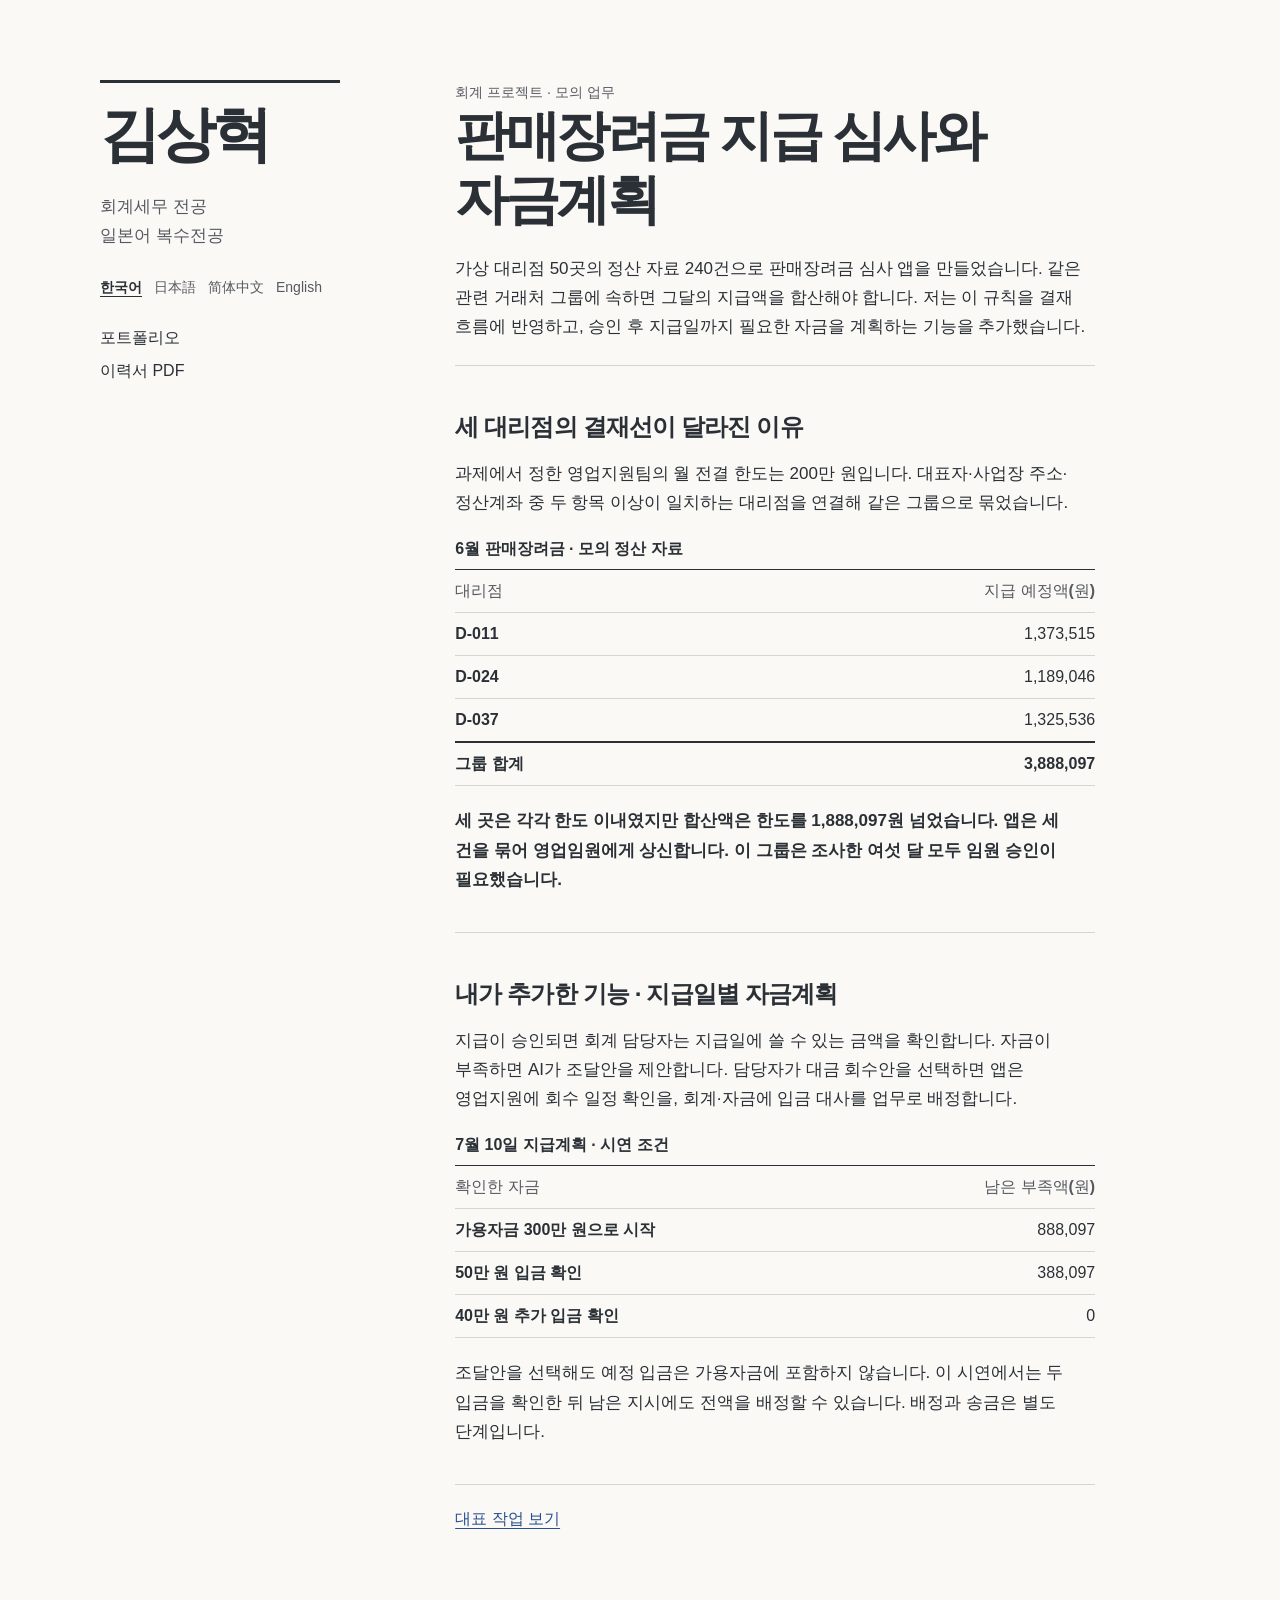
<file: sales-incentives.html>
<!doctype html>
<html lang="ko">
<head>
  <meta charset="utf-8">
  <meta name="viewport" content="width=device-width, initial-scale=1">
  <meta name="description" content="김상혁이 가상 대리점 정산 자료로 만든 지급 심사 앱. 관련 거래처를 합산해 승인권자를 정하고, 지급일의 자금 부족에 대응하는 과정을 소개합니다.">
  <title>판매장려금 지급 심사와 자금계획 · 김상혁</title>
  <link rel="stylesheet" href="portfolio.css?v=featured-1">
  <link rel="canonical" href="https://osh3772-star.github.io/sales-incentives.html">
  <link rel="alternate" hreflang="ko" href="https://osh3772-star.github.io/sales-incentives.html">
  <link rel="alternate" hreflang="ja" href="https://osh3772-star.github.io/ja/sales-incentives.html">
  <link rel="alternate" hreflang="zh-Hans" href="https://osh3772-star.github.io/zh/sales-incentives.html">
  <link rel="alternate" hreflang="en" href="https://osh3772-star.github.io/en/sales-incentives.html">
  <link rel="alternate" hreflang="x-default" href="https://osh3772-star.github.io/sales-incentives.html">
</head>
<body>
  <a class="skip" href="#case-study">본문으로 이동</a>
  <div class="layout">
    <header>
      <a class="name journal-name" href="./">김상혁</a>
      <p class="major">회계세무 전공<br>일본어 복수전공</p>
      <nav class="language-nav" aria-label="언어 선택">
        <a lang="ko" hreflang="ko" href="/" aria-current="true">한국어</a>
        <a lang="ja" hreflang="ja" href="/ja/">日本語</a>
        <a lang="zh-Hans" hreflang="zh-Hans" href="/zh/">简体中文</a>
        <a lang="en" hreflang="en" href="/en/">English</a>
      </nav>
      <nav aria-label="포트폴리오 메뉴">
        <a href="./">포트폴리오</a>
        <a href="resume.pdf" download="김상혁_이력서.pdf">이력서 PDF</a>
      </nav>
    </header>
    <main id="case-study" class="journal case-study">
      <p class="entry-meta">회계 프로젝트 · 모의 업무</p>
      <h1>판매장려금 지급 심사와 자금계획</h1>
      <p class="journal-intro">가상 대리점 50곳의 정산 자료 240건으로 판매장려금 심사 앱을 만들었습니다. 같은 관련 거래처 그룹에 속하면 그달의 지급액을 합산해야 합니다. 저는 이 규칙을 결재 흐름에 반영하고, 승인 후 지급일까지 필요한 자금을 계획하는 기능을 추가했습니다.</p>
      <section id="review" aria-labelledby="review-heading">
        <h2 id="review-heading">세 대리점의 결재선이 달라진 이유</h2>
        <p>과제에서 정한 영업지원팀의 월 전결 한도는 200만 원입니다. 대표자·사업장 주소·정산계좌 중 두 항목 이상이 일치하는 대리점을 연결해 같은 그룹으로 묶었습니다.</p>
        <table class="case-ledger">
          <caption>6월 판매장려금 · 모의 정산 자료</caption>
          <thead><tr><th scope="col">대리점</th><th scope="col">지급 예정액(원)</th></tr></thead>
          <tbody>
            <tr><th scope="row">D-011</th><td>1,373,515</td></tr>
            <tr><th scope="row">D-024</th><td>1,189,046</td></tr>
            <tr><th scope="row">D-037</th><td>1,325,536</td></tr>
          </tbody>
          <tfoot><tr><th scope="row">그룹 합계</th><td>3,888,097</td></tr></tfoot>
        </table>
        <p class="case-summary">세 곳은 각각 한도 이내였지만 합산액은 한도를 1,888,097원 넘었습니다. 앱은 세 건을 묶어 영업임원에게 상신합니다. 이 그룹은 조사한 여섯 달 모두 임원 승인이 필요했습니다.</p>
      </section>
      <section id="cash-plan" aria-labelledby="cash-heading">
        <h2 id="cash-heading">내가 추가한 기능 · 지급일별 자금계획</h2>
        <p>지급이 승인되면 회계 담당자는 지급일에 쓸 수 있는 금액을 확인합니다. 자금이 부족하면 AI가 조달안을 제안합니다. 담당자가 대금 회수안을 선택하면 앱은 영업지원에 회수 일정 확인을, 회계·자금에 입금 대사를 업무로 배정합니다.</p>
        <table class="case-ledger">
          <caption>7월 10일 지급계획 · 시연 조건</caption>
          <thead><tr><th scope="col">확인한 자금</th><th scope="col">남은 부족액(원)</th></tr></thead>
          <tbody>
            <tr><th scope="row">가용자금 300만 원으로 시작</th><td>888,097</td></tr>
            <tr><th scope="row">50만 원 입금 확인</th><td>388,097</td></tr>
            <tr><th scope="row">40만 원 추가 입금 확인</th><td>0</td></tr>
          </tbody>
        </table>
        <p>조달안을 선택해도 예정 입금은 가용자금에 포함하지 않습니다. 이 시연에서는 두 입금을 확인한 뒤 남은 지시에도 전액을 배정할 수 있습니다. 배정과 송금은 별도 단계입니다.</p>
      </section>
      <footer class="case-back"><a href="./#featured">대표 작업 보기</a></footer>
    </main>
  </div>
</body>
</html>
</file>
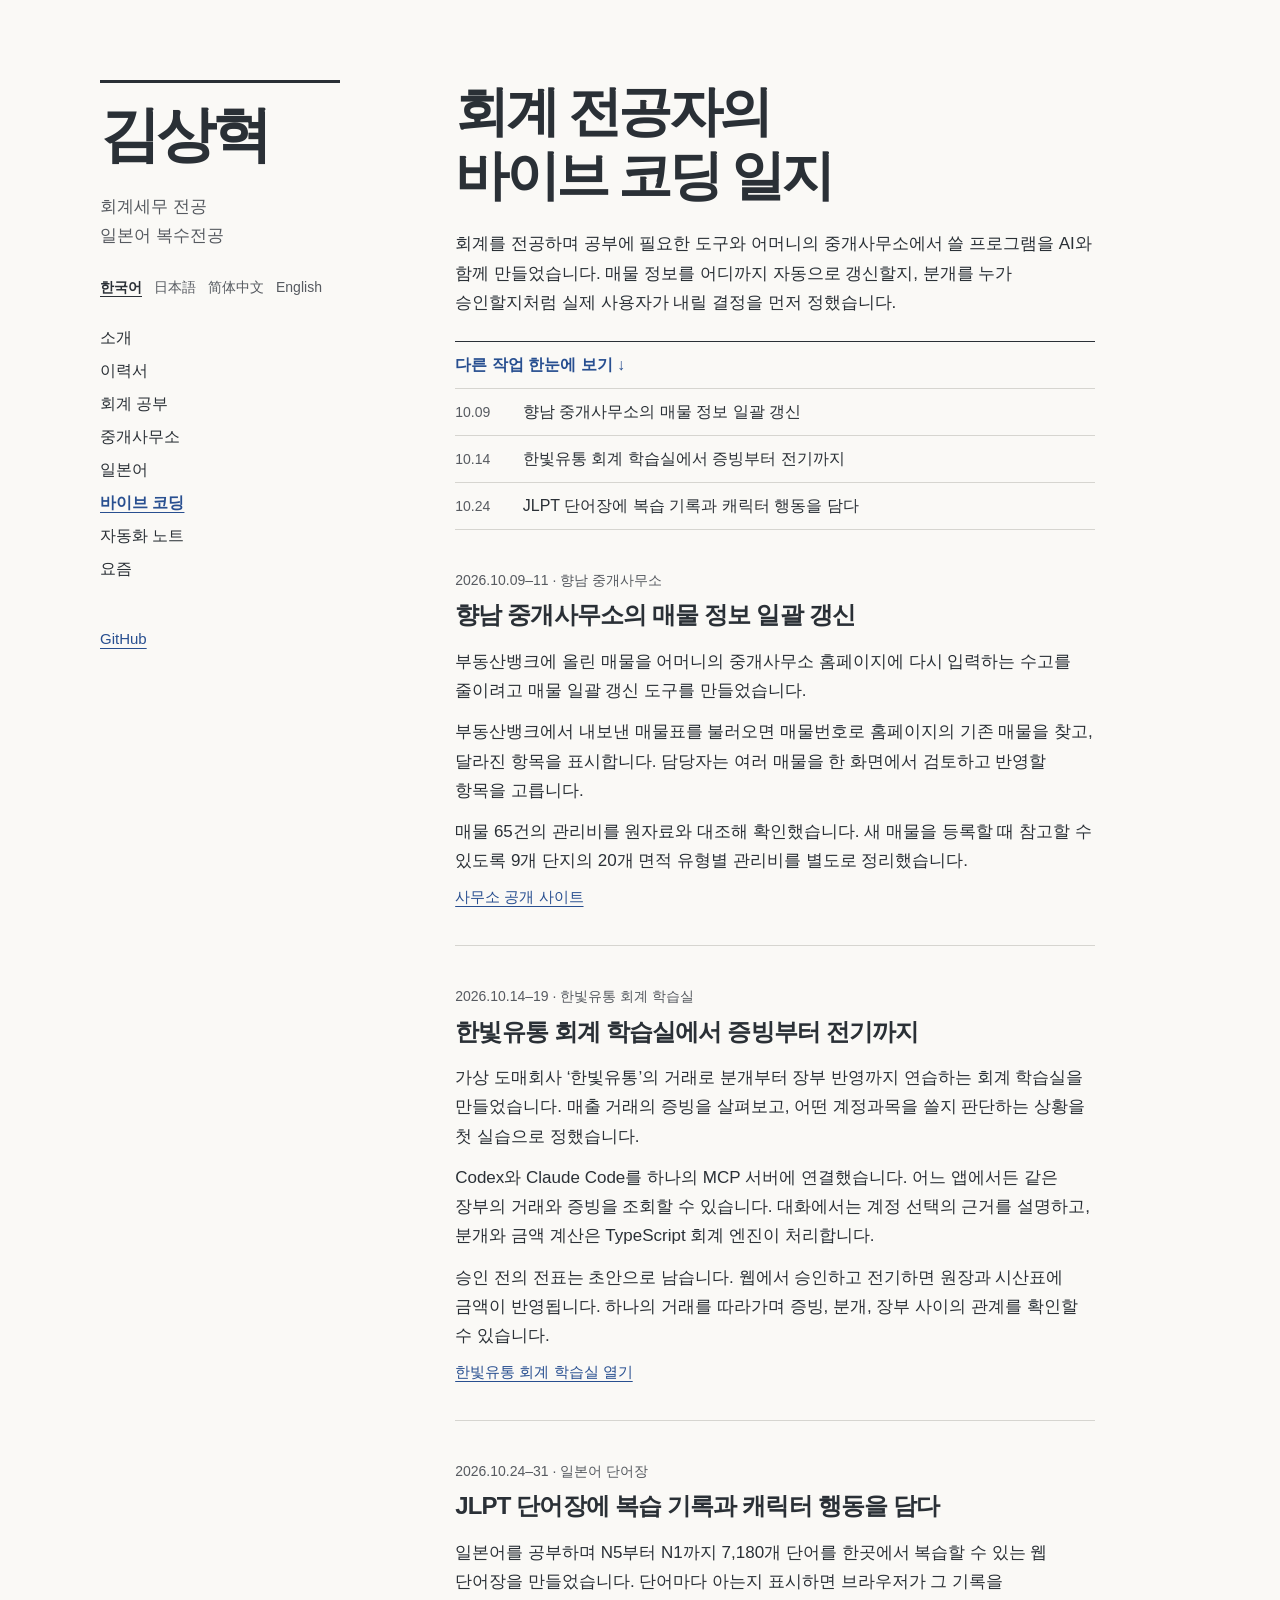
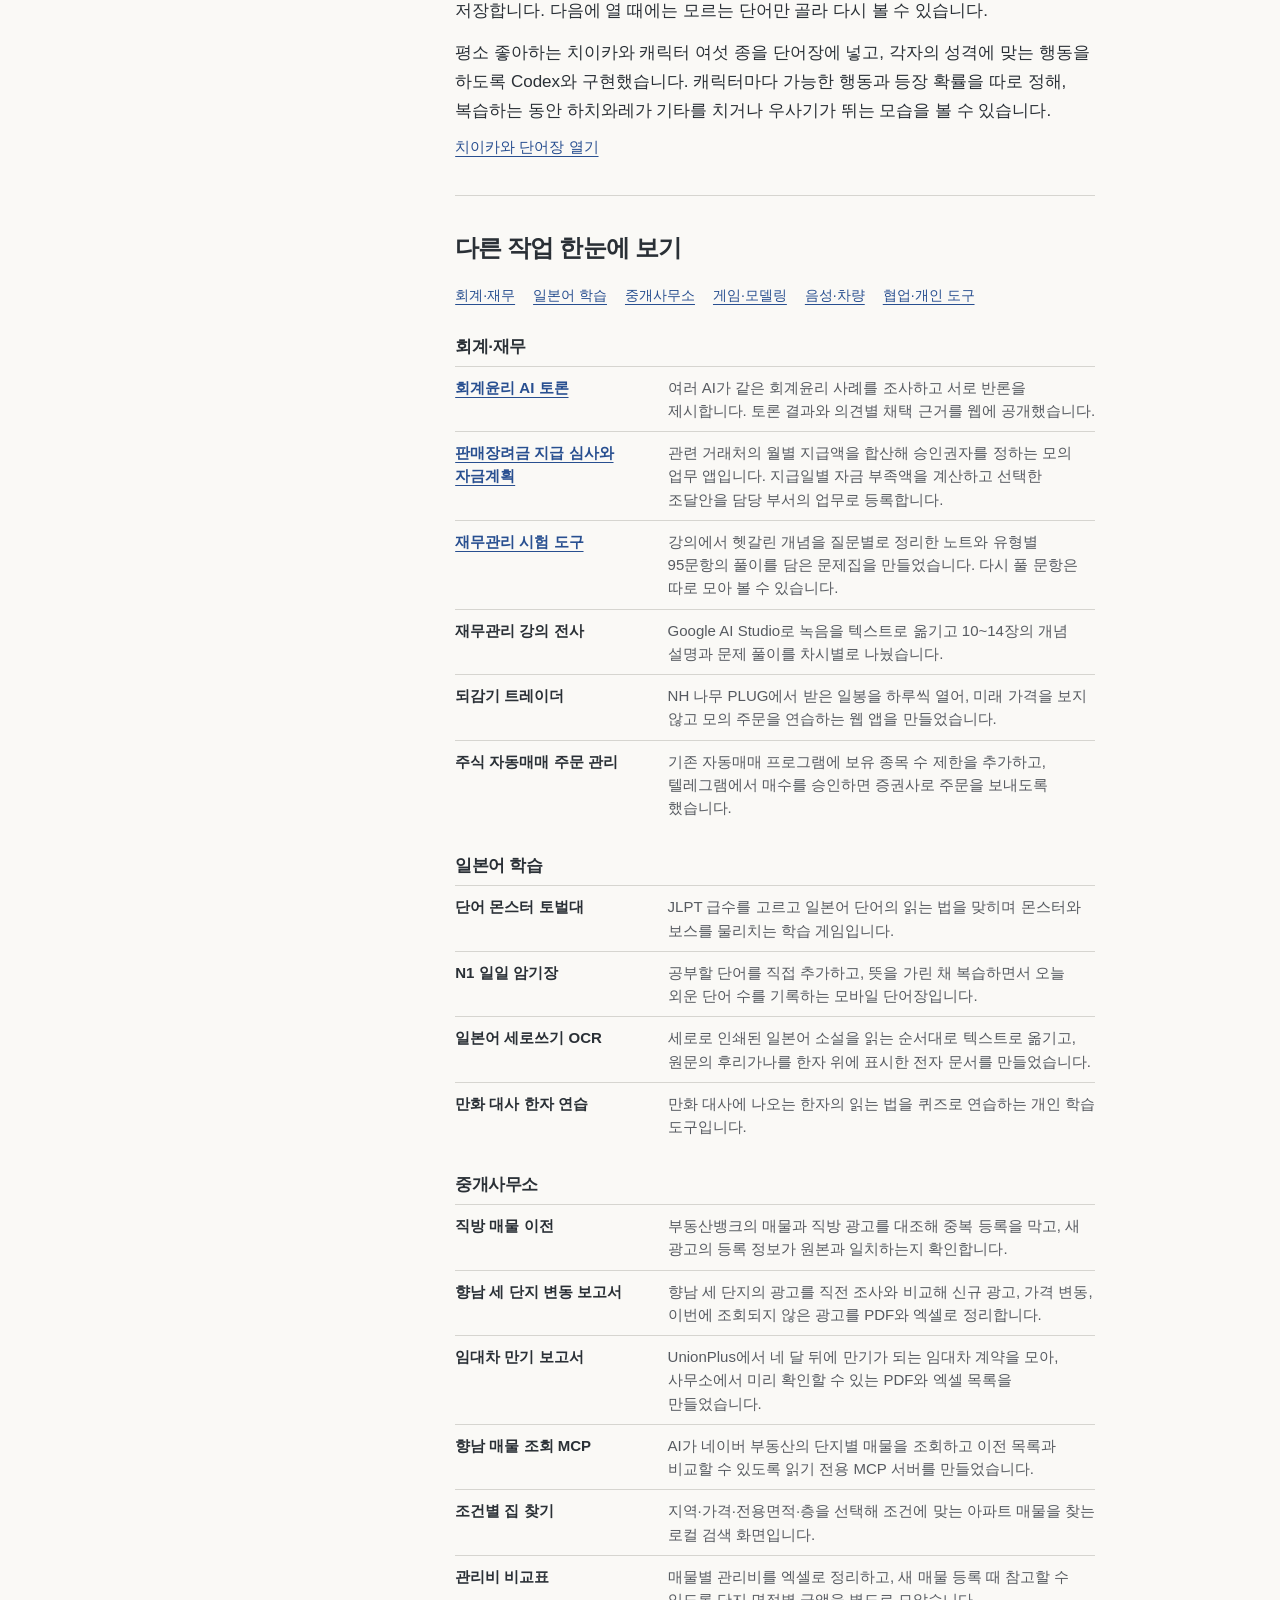
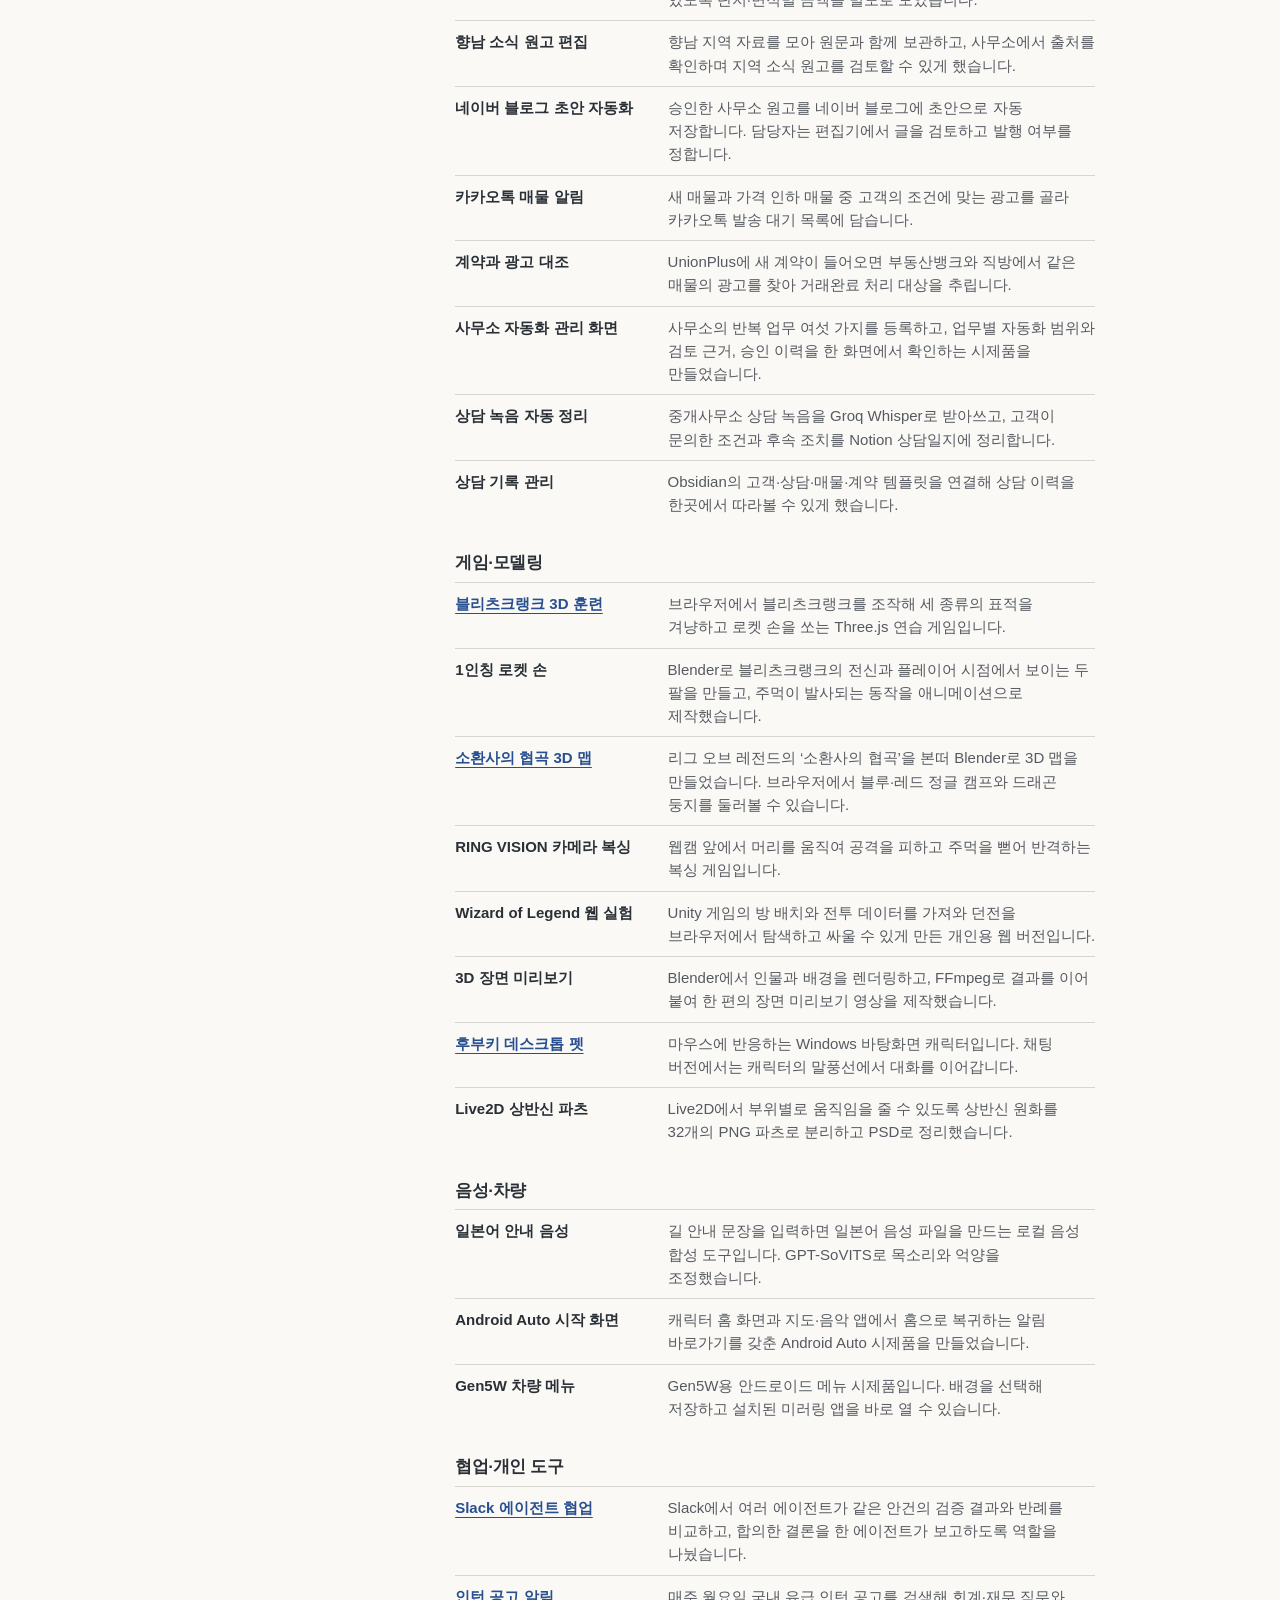
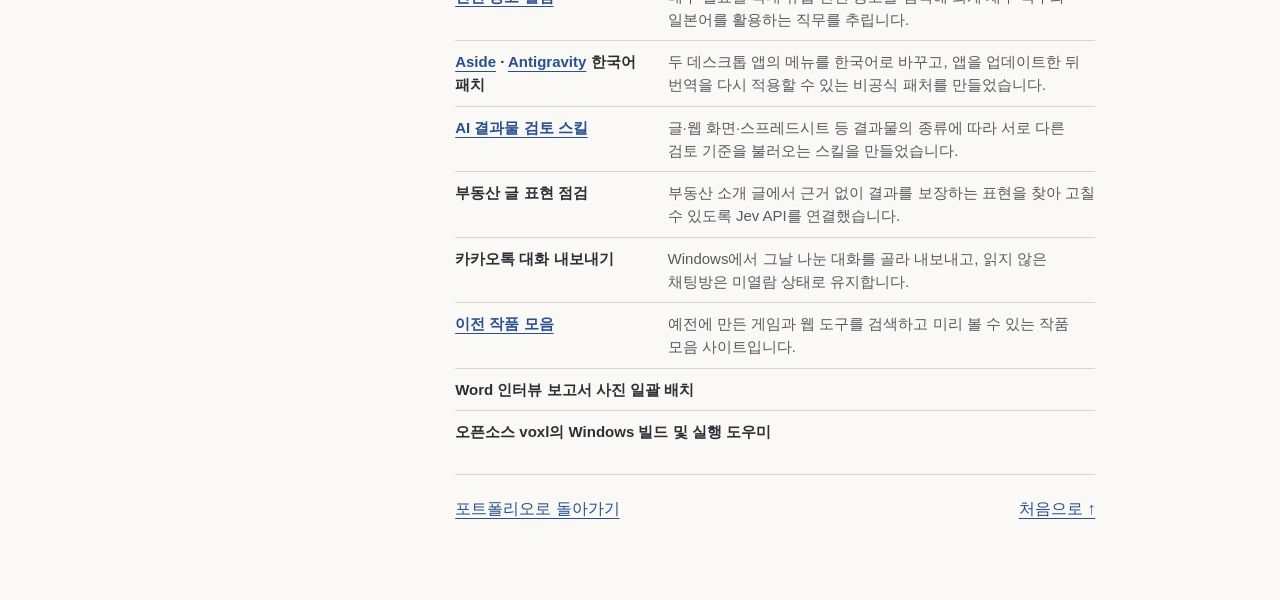
<file: vibe-coding.html>
<!doctype html>
<html lang="ko">
<head>
  <meta charset="utf-8">
  <meta name="viewport" content="width=device-width, initial-scale=1">
  <meta name="description" content="김상혁의 바이브 코딩 일지. 회계세무 전공자가 AI와 매물 관리 도구, 회계 학습실, 일본어 단어장을 만들며 배운 것을 기록합니다.">
  <title>바이브 코딩 · 김상혁의 개발 일지</title>
  <link rel="stylesheet" href="portfolio.css?v=languages-1">
  <link rel="alternate" hreflang="ko" href="https://osh3772-star.github.io/vibe-coding.html">
  <link rel="alternate" hreflang="ja" href="https://osh3772-star.github.io/ja/vibe-coding.html">
  <link rel="alternate" hreflang="zh-Hans" href="https://osh3772-star.github.io/zh/vibe-coding.html">
  <link rel="alternate" hreflang="en" href="https://osh3772-star.github.io/en/vibe-coding.html">
  <link rel="alternate" hreflang="x-default" href="https://osh3772-star.github.io/vibe-coding.html">
</head>
<body>
  <a class="skip" href="#journal">본문으로 이동</a>
  <div class="layout">
    <header>
      <a class="name journal-name" href="./#intro">김상혁</a>
      <p class="major">회계세무 전공<br>일본어 복수전공</p>
      <nav class="language-nav" aria-label="언어 선택">
        <a lang="ko" hreflang="ko" href="/" aria-current="true">한국어</a>
        <a lang="ja" hreflang="ja" href="/ja/">日本語</a>
        <a lang="zh-Hans" hreflang="zh-Hans" href="/zh/">简体中文</a>
        <a lang="en" hreflang="en" href="/en/">English</a>
      </nav>
      <nav aria-label="포트폴리오 목차">
        <a href="./#intro">소개</a><a href="./#resume">이력서</a><a href="./#work">회계 공부</a><a href="./#estate">중개사무소</a><a href="./#japanese">일본어</a><a href="vibe-coding.html" aria-current="page">바이브 코딩</a><a href="./#notes">자동화 노트</a><a href="./#now">요즘</a>
      </nav>
      <div class="links"><a href="https://github.com/osh3772-star">GitHub</a></div>
    </header>
    <main id="journal" class="journal">
      <h1>회계 전공자의<br>바이브 코딩 일지</h1>
      <p class="journal-intro">회계를 전공하며 공부에 필요한 도구와 어머니의 중개사무소에서 쓸 프로그램을 AI와 함께 만들었습니다. 매물 정보를 어디까지 자동으로 갱신할지, 분개를 누가 승인할지처럼 실제 사용자가 내릴 결정을 먼저 정했습니다.</p>
      <nav class="journal-index" aria-label="개발 일지 글 목록">
        <a class="work-index-link" href="#more-work">다른 작업 한눈에 보기 ↓</a>
        <a href="#listings"><time datetime="2026-10-09">10.09</time> 향남 중개사무소의 매물 정보 일괄 갱신</a>
        <a href="#ledger"><time datetime="2026-10-14">10.14</time> 한빛유통 회계 학습실에서 증빙부터 전기까지</a>
        <a href="#words"><time datetime="2026-10-24">10.24</time> JLPT 단어장에 복습 기록과 캐릭터 행동을 담다</a>
      </nav>

      <article id="listings">
        <p class="entry-meta"><time datetime="2026-10-09">2026.10.09–11</time> · 향남 중개사무소</p>
        <h2>향남 중개사무소의 매물 정보 일괄 갱신</h2>
        <p>부동산뱅크에 올린 매물을 어머니의 중개사무소 홈페이지에 다시 입력하는 수고를 줄이려고 매물 일괄 갱신 도구를 만들었습니다.</p>
        <p>부동산뱅크에서 내보낸 매물표를 불러오면 매물번호로 홈페이지의 기존 매물을 찾고, 달라진 항목을 표시합니다. 담당자는 여러 매물을 한 화면에서 검토하고 반영할 항목을 고릅니다.</p>
        <p>매물 65건의 관리비를 원자료와 대조해 확인했습니다. 새 매물을 등록할 때 참고할 수 있도록 9개 단지의 20개 면적 유형별 관리비를 별도로 정리했습니다.</p>
        <a class="entry-source" href="https://hyangnam-realestate.store/">사무소 공개 사이트</a>
      </article>

      <article id="ledger">
        <p class="entry-meta"><time datetime="2026-10-14">2026.10.14–19</time> · 한빛유통 회계 학습실</p>
        <h2>한빛유통 회계 학습실에서 증빙부터 전기까지</h2>
        <p>가상 도매회사 ‘한빛유통’의 거래로 분개부터 장부 반영까지 연습하는 회계 학습실을 만들었습니다. 매출 거래의 증빙을 살펴보고, 어떤 계정과목을 쓸지 판단하는 상황을 첫 실습으로 정했습니다.</p>
        <p>Codex와 Claude Code를 하나의 MCP 서버에 연결했습니다. 어느 앱에서든 같은 장부의 거래와 증빙을 조회할 수 있습니다. 대화에서는 계정 선택의 근거를 설명하고, 분개와 금액 계산은 TypeScript 회계 엔진이 처리합니다.</p>
        <p>승인 전의 전표는 초안으로 남습니다. 웹에서 승인하고 전기하면 원장과 시산표에 금액이 반영됩니다. 하나의 거래를 따라가며 증빙, 분개, 장부 사이의 관계를 확인할 수 있습니다.</p>
        <a class="entry-source" href="https://ledgerflow-public-reference-gateway.eric5833.workers.dev/">한빛유통 회계 학습실 열기</a>
      </article>

      <article id="words">
        <p class="entry-meta"><time datetime="2026-10-24">2026.10.24–31</time> · 일본어 단어장</p>
        <h2>JLPT 단어장에 복습 기록과 캐릭터 행동을 담다</h2>
        <p>일본어를 공부하며 N5부터 N1까지 7,180개 단어를 한곳에서 복습할 수 있는 웹 단어장을 만들었습니다. 단어마다 아는지 표시하면 브라우저가 그 기록을 저장합니다. 다음에 열 때에는 모르는 단어만 골라 다시 볼 수 있습니다.</p>
        <p>평소 좋아하는 치이카와 캐릭터 여섯 종을 단어장에 넣고, 각자의 성격에 맞는 행동을 하도록 Codex와 구현했습니다. 캐릭터마다 가능한 행동과 등장 확률을 따로 정해, 복습하는 동안 하치와레가 기타를 치거나 우사기가 뛰는 모습을 볼 수 있습니다.</p>
        <a class="entry-source" href="https://osh3772-star.github.io/chiikawa-jlpt-vocab/">치이카와 단어장 열기</a>
      </article>
      <section id="more-work" class="more-work" aria-labelledby="more-work-title">
        <h2 id="more-work-title">다른 작업 한눈에 보기</h2>
        <nav class="work-groups" aria-label="다른 작업 분야별로 이동">
          <a href="#work-finance">회계·재무</a>
          <a href="#work-japanese">일본어 학습</a>
          <a href="#work-office">중개사무소</a>
          <a href="#work-games">게임·모델링</a>
          <a href="#work-voice">음성·차량</a>
          <a href="#work-tools">협업·개인 도구</a>
        </nav>
        <h3 id="work-finance">회계·재무</h3>
        <dl class="work-list">
          <div><dt><a href="https://osh3772-star.github.io/ai-debate/">회계윤리 AI 토론</a></dt><dd>여러 AI가 같은 회계윤리 사례를 조사하고 서로 반론을 제시합니다. 토론 결과와 의견별 채택 근거를 웹에 공개했습니다.</dd></div>
          <div><dt><a href="sales-incentives.html">판매장려금 지급 심사와 자금계획</a></dt><dd>관련 거래처의 월별 지급액을 합산해 승인권자를 정하는 모의 업무 앱입니다. 지급일별 자금 부족액을 계산하고 선택한 조달안을 담당 부서의 업무로 등록합니다.</dd></div>
          <div><dt><a href="./#finance-study">재무관리 시험 도구</a></dt><dd>강의에서 헷갈린 개념을 질문별로 정리한 노트와 유형별 95문항의 풀이를 담은 문제집을 만들었습니다. 다시 풀 문항은 따로 모아 볼 수 있습니다.</dd></div>
          <div><dt>재무관리 강의 전사</dt><dd>Google AI Studio로 녹음을 텍스트로 옮기고 10~14장의 개념 설명과 문제 풀이를 차시별로 나눴습니다.</dd></div>
          <div><dt>되감기 트레이더</dt><dd>NH 나무 PLUG에서 받은 일봉을 하루씩 열어, 미래 가격을 보지 않고 모의 주문을 연습하는 웹 앱을 만들었습니다.</dd></div>
          <div><dt>주식 자동매매 주문 관리</dt><dd>기존 자동매매 프로그램에 보유 종목 수 제한을 추가하고, 텔레그램에서 매수를 승인하면 증권사로 주문을 보내도록 했습니다.</dd></div>
        </dl>
        <h3 id="work-japanese">일본어 학습</h3>
        <dl class="work-list">
          <div><dt>단어 몬스터 토벌대</dt><dd>JLPT 급수를 고르고 일본어 단어의 읽는 법을 맞히며 몬스터와 보스를 물리치는 학습 게임입니다.</dd></div>
          <div><dt>N1 일일 암기장</dt><dd>공부할 단어를 직접 추가하고, 뜻을 가린 채 복습하면서 오늘 외운 단어 수를 기록하는 모바일 단어장입니다.</dd></div>
          <div><dt>일본어 세로쓰기 OCR</dt><dd>세로로 인쇄된 일본어 소설을 읽는 순서대로 텍스트로 옮기고, 원문의 후리가나를 한자 위에 표시한 전자 문서를 만들었습니다.</dd></div>
          <div><dt>만화 대사 한자 연습</dt><dd>만화 대사에 나오는 한자의 읽는 법을 퀴즈로 연습하는 개인 학습 도구입니다.</dd></div>
        </dl>
        <h3 id="work-office">중개사무소</h3>
        <dl class="work-list">
          <div><dt>직방 매물 이전</dt><dd>부동산뱅크의 매물과 직방 광고를 대조해 중복 등록을 막고, 새 광고의 등록 정보가 원본과 일치하는지 확인합니다.</dd></div>
          <div><dt>향남 세 단지 변동 보고서</dt><dd>향남 세 단지의 광고를 직전 조사와 비교해 신규 광고, 가격 변동, 이번에 조회되지 않은 광고를 PDF와 엑셀로 정리합니다.</dd></div>
          <div><dt>임대차 만기 보고서</dt><dd>UnionPlus에서 네 달 뒤에 만기가 되는 임대차 계약을 모아, 사무소에서 미리 확인할 수 있는 PDF와 엑셀 목록을 만들었습니다.</dd></div>
          <div><dt>향남 매물 조회 MCP</dt><dd>AI가 네이버 부동산의 단지별 매물을 조회하고 이전 목록과 비교할 수 있도록 읽기 전용 MCP 서버를 만들었습니다.</dd></div>
          <div><dt>조건별 집 찾기</dt><dd>지역·가격·전용면적·층을 선택해 조건에 맞는 아파트 매물을 찾는 로컬 검색 화면입니다.</dd></div>
          <div><dt>관리비 비교표</dt><dd>매물별 관리비를 엑셀로 정리하고, 새 매물 등록 때 참고할 수 있도록 단지·면적별 금액을 별도로 모았습니다.</dd></div>
          <div><dt>향남 소식 원고 편집</dt><dd>향남 지역 자료를 모아 원문과 함께 보관하고, 사무소에서 출처를 확인하며 지역 소식 원고를 검토할 수 있게 했습니다.</dd></div>
          <div><dt>네이버 블로그 초안 자동화</dt><dd>승인한 사무소 원고를 네이버 블로그에 초안으로 자동 저장합니다. 담당자는 편집기에서 글을 검토하고 발행 여부를 정합니다.</dd></div>
          <div><dt>카카오톡 매물 알림</dt><dd>새 매물과 가격 인하 매물 중 고객의 조건에 맞는 광고를 골라 카카오톡 발송 대기 목록에 담습니다.</dd></div>
          <div><dt>계약과 광고 대조</dt><dd>UnionPlus에 새 계약이 들어오면 부동산뱅크와 직방에서 같은 매물의 광고를 찾아 거래완료 처리 대상을 추립니다.</dd></div>
          <div><dt>사무소 자동화 관리 화면</dt><dd>사무소의 반복 업무 여섯 가지를 등록하고, 업무별 자동화 범위와 검토 근거, 승인 이력을 한 화면에서 확인하는 시제품을 만들었습니다.</dd></div>
          <div><dt>상담 녹음 자동 정리</dt><dd>중개사무소 상담 녹음을 Groq Whisper로 받아쓰고, 고객이 문의한 조건과 후속 조치를 Notion 상담일지에 정리합니다.</dd></div>
          <div><dt>상담 기록 관리</dt><dd>Obsidian의 고객·상담·매물·계약 템플릿을 연결해 상담 이력을 한곳에서 따라볼 수 있게 했습니다.</dd></div>
        </dl>
        <h3 id="work-games">게임·모델링</h3>
        <dl class="work-list">
          <div><dt><a href="https://rocket-hand-blitz-20261105.osh3772.chatgpt.site">블리츠크랭크 3D 훈련</a></dt><dd>브라우저에서 블리츠크랭크를 조작해 세 종류의 표적을 겨냥하고 로켓 손을 쏘는 Three.js 연습 게임입니다.</dd></div>
          <div><dt>1인칭 로켓 손</dt><dd>Blender로 블리츠크랭크의 전신과 플레이어 시점에서 보이는 두 팔을 만들고, 주먹이 발사되는 동작을 애니메이션으로 제작했습니다.</dd></div>
          <div><dt><a href="https://rocket-hand-blitz-20261105.osh3772.chatgpt.site/map-practice/rift-v49-skill-practice-playable.html?from=main">소환사의 협곡 3D 맵</a></dt><dd>리그 오브 레전드의 ‘소환사의 협곡’을 본떠 Blender로 3D 맵을 만들었습니다. 브라우저에서 블루·레드 정글 캠프와 드래곤 둥지를 둘러볼 수 있습니다.</dd></div>
          <div><dt>RING VISION 카메라 복싱</dt><dd>웹캠 앞에서 머리를 움직여 공격을 피하고 주먹을 뻗어 반격하는 복싱 게임입니다.</dd></div>
          <div><dt>Wizard of Legend 웹 실험</dt><dd>Unity 게임의 방 배치와 전투 데이터를 가져와 던전을 브라우저에서 탐색하고 싸울 수 있게 만든 개인용 웹 버전입니다.</dd></div>
          <div><dt>3D 장면 미리보기</dt><dd>Blender에서 인물과 배경을 렌더링하고, FFmpeg로 결과를 이어 붙여 한 편의 장면 미리보기 영상을 제작했습니다.</dd></div>
          <div><dt><a href="https://github.com/osh3772-star/fubuki-pet">후부키 데스크톱 펫</a></dt><dd>마우스에 반응하는 Windows 바탕화면 캐릭터입니다. 채팅 버전에서는 캐릭터의 말풍선에서 대화를 이어갑니다.</dd></div>
          <div><dt>Live2D 상반신 파츠</dt><dd>Live2D에서 부위별로 움직임을 줄 수 있도록 상반신 원화를 32개의 PNG 파츠로 분리하고 PSD로 정리했습니다.</dd></div>
        </dl>
        <h3 id="work-voice">음성·차량</h3>
        <dl class="work-list">
          <div><dt>일본어 안내 음성</dt><dd>길 안내 문장을 입력하면 일본어 음성 파일을 만드는 로컬 음성 합성 도구입니다. GPT-SoVITS로 목소리와 억양을 조정했습니다.</dd></div>
          <div><dt>Android Auto 시작 화면</dt><dd>캐릭터 홈 화면과 지도·음악 앱에서 홈으로 복귀하는 알림 바로가기를 갖춘 Android Auto 시제품을 만들었습니다.</dd></div>
          <div><dt>Gen5W 차량 메뉴</dt><dd>Gen5W용 안드로이드 메뉴 시제품입니다. 배경을 선택해 저장하고 설치된 미러링 앱을 바로 열 수 있습니다.</dd></div>
        </dl>
        <h3 id="work-tools">협업·개인 도구</h3>
        <dl class="work-list">
          <div><dt><a href="./#notes">Slack 에이전트 협업</a></dt><dd>Slack에서 여러 에이전트가 같은 안건의 검증 결과와 반례를 비교하고, 합의한 결론을 한 에이전트가 보고하도록 역할을 나눴습니다.</dd></div>
          <div><dt><a href="./#notes">인턴 공고 알림</a></dt><dd>매주 월요일 국내 유급 인턴 공고를 검색해 회계·재무 직무와 일본어를 활용하는 직무를 추립니다.</dd></div>
          <div><dt><a href="https://github.com/osh3772-star/aside-ko-patcher">Aside</a> · <a href="https://github.com/osh3772-star/antigravity-ko-patcher">Antigravity</a> 한국어 패치</dt><dd>두 데스크톱 앱의 메뉴를 한국어로 바꾸고, 앱을 업데이트한 뒤 번역을 다시 적용할 수 있는 비공식 패처를 만들었습니다.</dd></div>
          <div><dt><a href="https://github.com/osh3772-star/universal-anti-slop">AI 결과물 검토 스킬</a></dt><dd>글·웹 화면·스프레드시트 등 결과물의 종류에 따라 서로 다른 검토 기준을 불러오는 스킬을 만들었습니다.</dd></div>
          <div><dt>부동산 글 표현 점검</dt><dd>부동산 소개 글에서 근거 없이 결과를 보장하는 표현을 찾아 고칠 수 있도록 Jev API를 연결했습니다.</dd></div>
          <div><dt>카카오톡 대화 내보내기</dt><dd>Windows에서 그날 나눈 대화를 골라 내보내고, 읽지 않은 채팅방은 미열람 상태로 유지합니다.</dd></div>
          <div><dt><a href="https://eric5-portfolio.osh3772.chatgpt.site">이전 작품 모음</a></dt><dd>예전에 만든 게임과 웹 도구를 검색하고 미리 볼 수 있는 작품 모음 사이트입니다.</dd></div>
        </dl>
        <ul class="work-titles">
          <li>Word 인터뷰 보고서 사진 일괄 배치</li>
          <li>오픈소스 voxl의 Windows 빌드 및 실행 도우미</li>
        </ul>
      </section>
      <footer><a href="./#intro">포트폴리오로 돌아가기</a><a href="#journal">처음으로 ↑</a></footer>
    </main>
  </div>
</body>
</html>
</file>
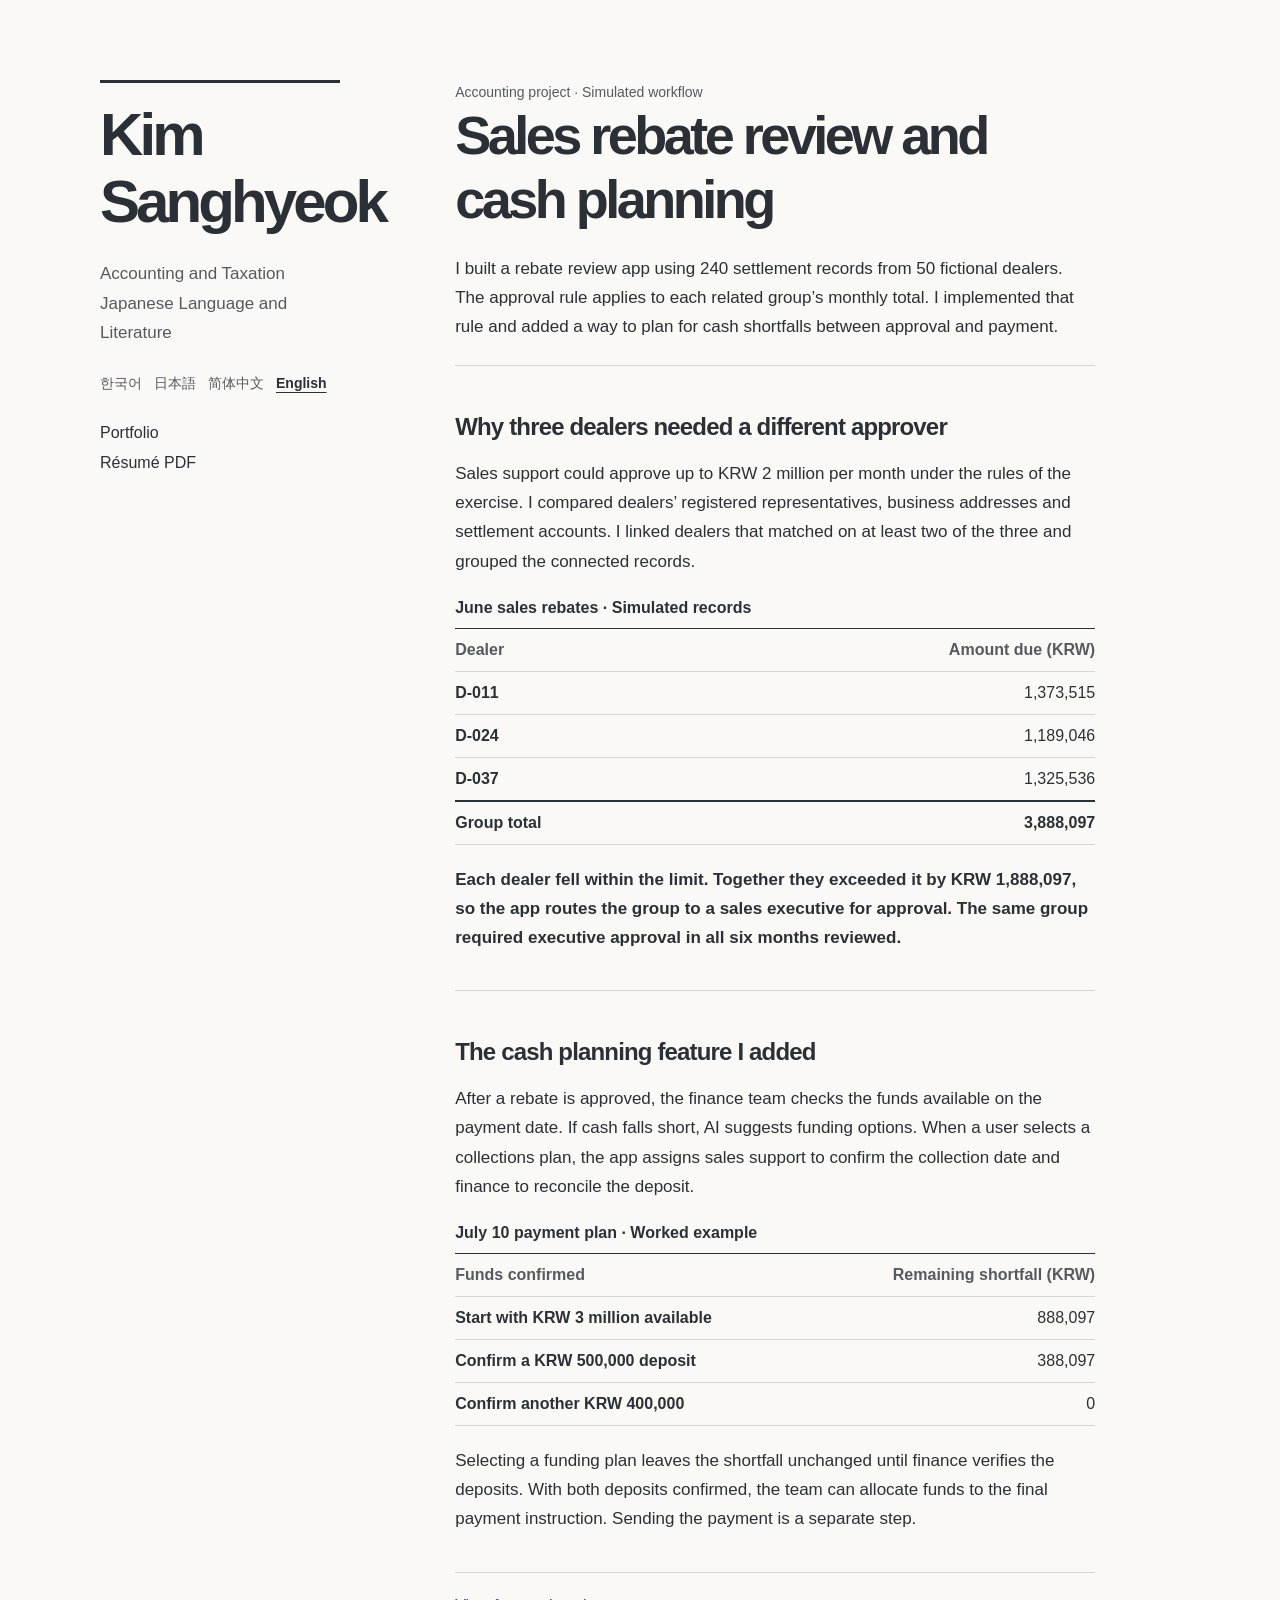
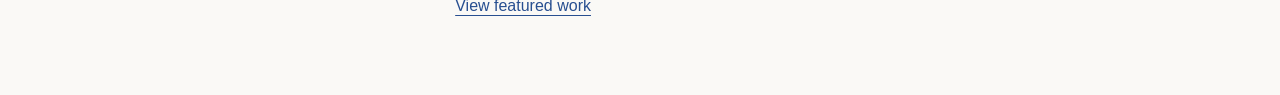
<file: en/sales-incentives.html>
<!doctype html>
<html lang="en">
<head>
  <meta charset="utf-8">
  <meta name="viewport" content="width=device-width, initial-scale=1">
  <meta name="description" content="Kim Sanghyeok’s accounting project groups related dealers for rebate approval and turns projected cash shortfalls into funding tasks.">
  <title>Sales rebate review and cash planning · Kim Sanghyeok</title>
  <link rel="stylesheet" href="../portfolio.css?v=featured-1">
  <link rel="canonical" href="https://osh3772-star.github.io/en/sales-incentives.html">
  <link rel="alternate" hreflang="ko" href="https://osh3772-star.github.io/sales-incentives.html">
  <link rel="alternate" hreflang="ja" href="https://osh3772-star.github.io/ja/sales-incentives.html">
  <link rel="alternate" hreflang="zh-Hans" href="https://osh3772-star.github.io/zh/sales-incentives.html">
  <link rel="alternate" hreflang="en" href="https://osh3772-star.github.io/en/sales-incentives.html">
  <link rel="alternate" hreflang="x-default" href="https://osh3772-star.github.io/sales-incentives.html">
</head>
<body>
  <a class="skip" href="#case-study">Skip to content</a>
  <div class="layout">
    <header>
      <a class="name journal-name" href="./">Kim Sanghyeok</a>
      <p class="major">Accounting and Taxation<br>Japanese Language and Literature</p>
      <nav class="language-nav" aria-label="Select language">
        <a lang="ko" hreflang="ko" href="/">한국어</a>
        <a lang="ja" hreflang="ja" href="/ja/">日本語</a>
        <a lang="zh-Hans" hreflang="zh-Hans" href="/zh/">简体中文</a>
        <a lang="en" hreflang="en" href="/en/" aria-current="true">English</a>
      </nav>
      <nav aria-label="Portfolio navigation">
        <a href="./">Portfolio</a>
        <a href="resume.pdf" download="Kim_Sanghyeok_Resume.pdf">Résumé PDF</a>
      </nav>
    </header>
    <main id="case-study" class="journal case-study">
      <p class="entry-meta">Accounting project · Simulated workflow</p>
      <h1>Sales rebate review and cash planning</h1>
      <p class="journal-intro">I built a rebate review app using 240 settlement records from 50 fictional dealers. The approval rule applies to each related group’s monthly total. I implemented that rule and added a way to plan for cash shortfalls between approval and payment.</p>
      <section id="review" aria-labelledby="review-heading">
        <h2 id="review-heading">Why three dealers needed a different approver</h2>
        <p>Sales support could approve up to KRW 2 million per month under the rules of the exercise. I compared dealers’ registered representatives, business addresses and settlement accounts. I linked dealers that matched on at least two of the three and grouped the connected records.</p>
        <table class="case-ledger">
          <caption>June sales rebates · Simulated records</caption>
          <thead><tr><th scope="col">Dealer</th><th scope="col">Amount due (KRW)</th></tr></thead>
          <tbody>
            <tr><th scope="row">D-011</th><td>1,373,515</td></tr>
            <tr><th scope="row">D-024</th><td>1,189,046</td></tr>
            <tr><th scope="row">D-037</th><td>1,325,536</td></tr>
          </tbody>
          <tfoot><tr><th scope="row">Group total</th><td>3,888,097</td></tr></tfoot>
        </table>
        <p class="case-summary">Each dealer fell within the limit. Together they exceeded it by KRW 1,888,097, so the app routes the group to a sales executive for approval. The same group required executive approval in all six months reviewed.</p>
      </section>
      <section id="cash-plan" aria-labelledby="cash-heading">
        <h2 id="cash-heading">The cash planning feature I added</h2>
        <p>After a rebate is approved, the finance team checks the funds available on the payment date. If cash falls short, AI suggests funding options. When a user selects a collections plan, the app assigns sales support to confirm the collection date and finance to reconcile the deposit.</p>
        <table class="case-ledger">
          <caption>July 10 payment plan · Worked example</caption>
          <thead><tr><th scope="col">Funds confirmed</th><th scope="col">Remaining shortfall (KRW)</th></tr></thead>
          <tbody>
            <tr><th scope="row">Start with KRW 3 million available</th><td>888,097</td></tr>
            <tr><th scope="row">Confirm a KRW 500,000 deposit</th><td>388,097</td></tr>
            <tr><th scope="row">Confirm another KRW 400,000</th><td>0</td></tr>
          </tbody>
        </table>
        <p>Selecting a funding plan leaves the shortfall unchanged until finance verifies the deposits. With both deposits confirmed, the team can allocate funds to the final payment instruction. Sending the payment is a separate step.</p>
      </section>
      <footer class="case-back"><a href="./#featured">View featured work</a></footer>
    </main>
  </div>
</body>
</html>
</file>
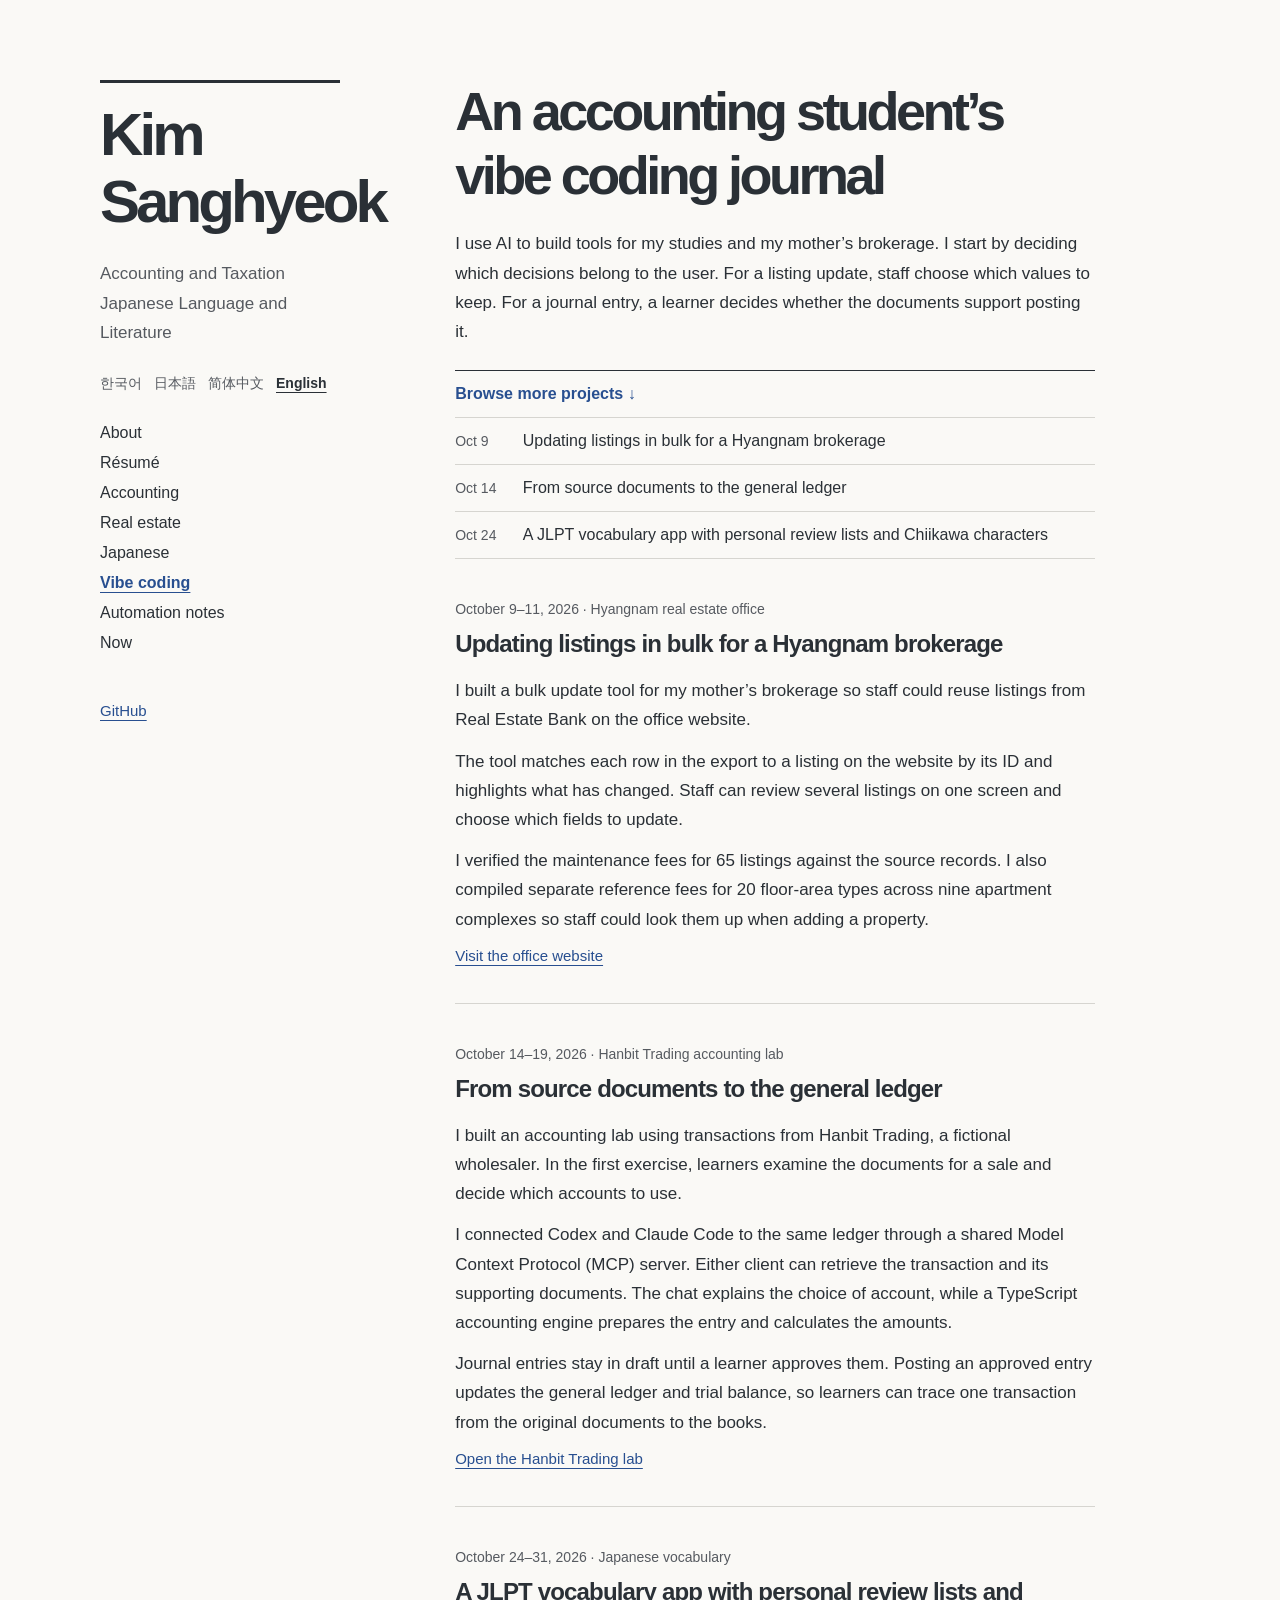
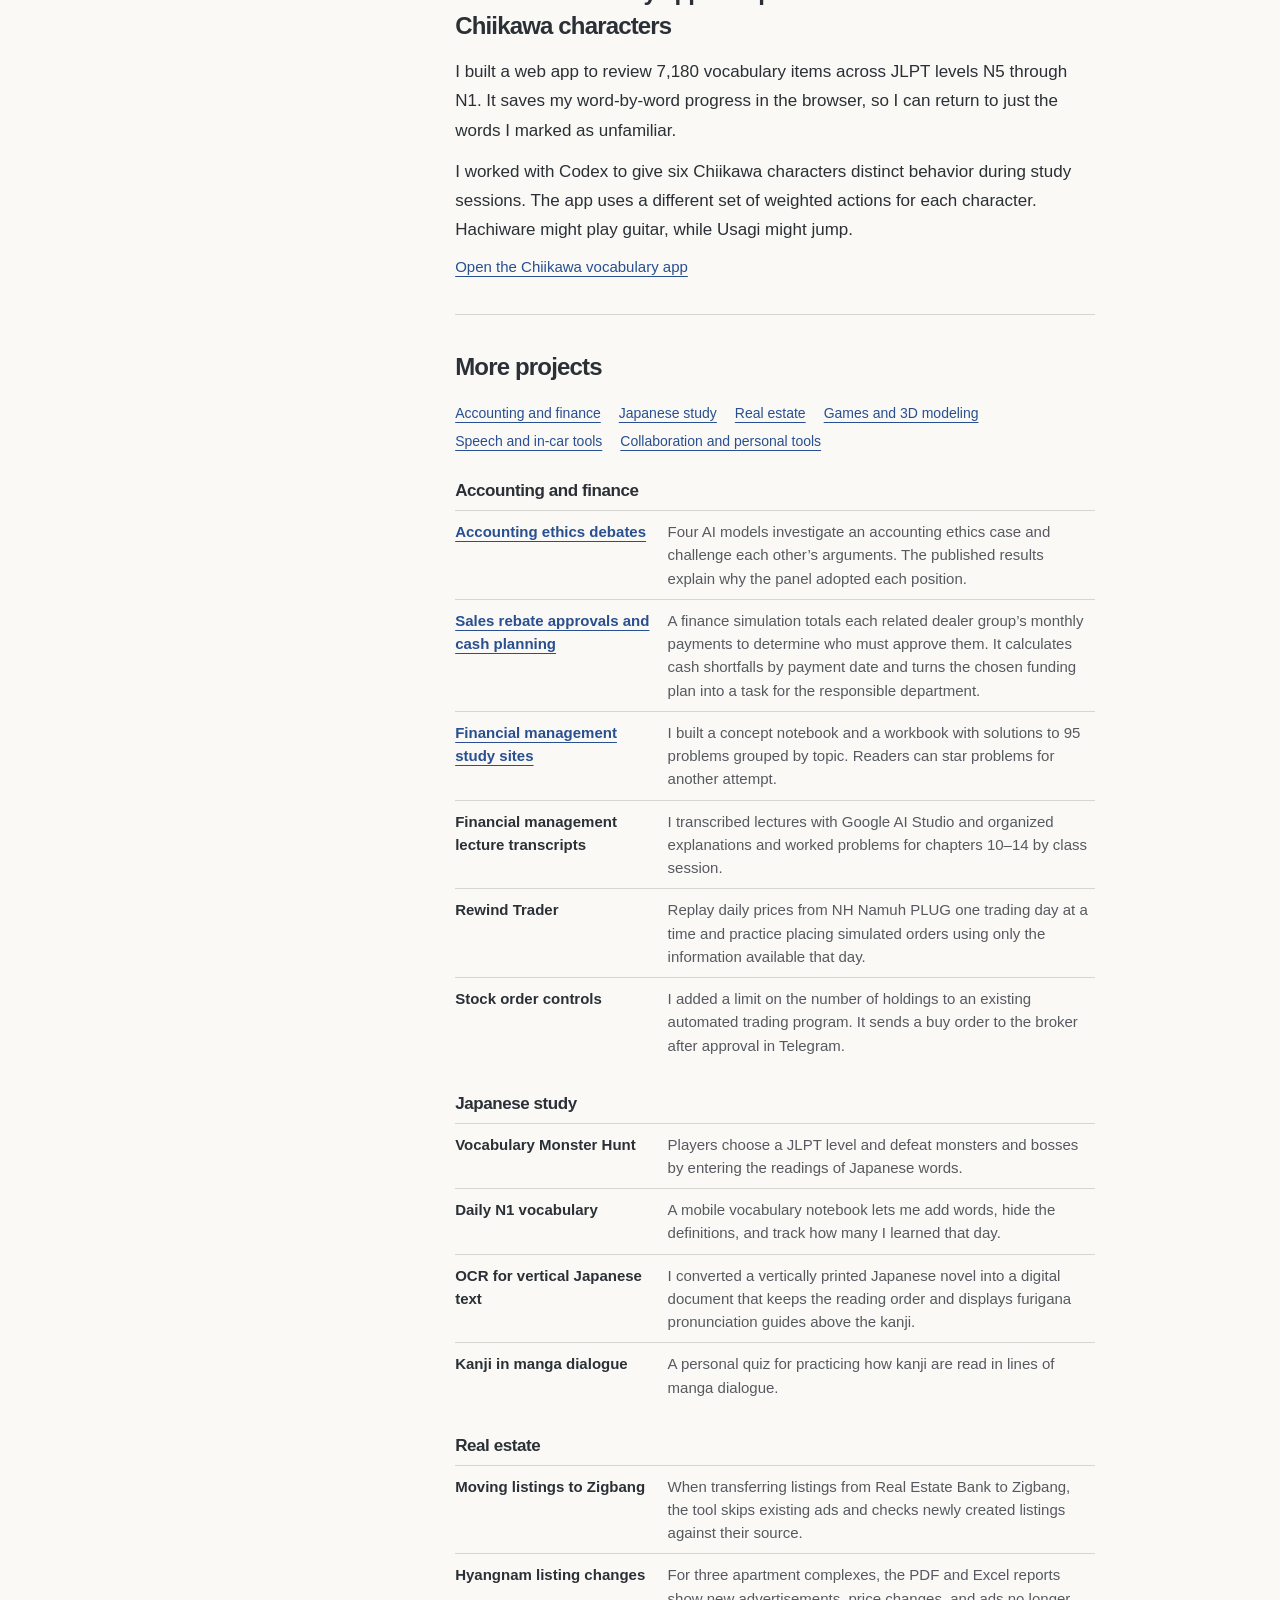
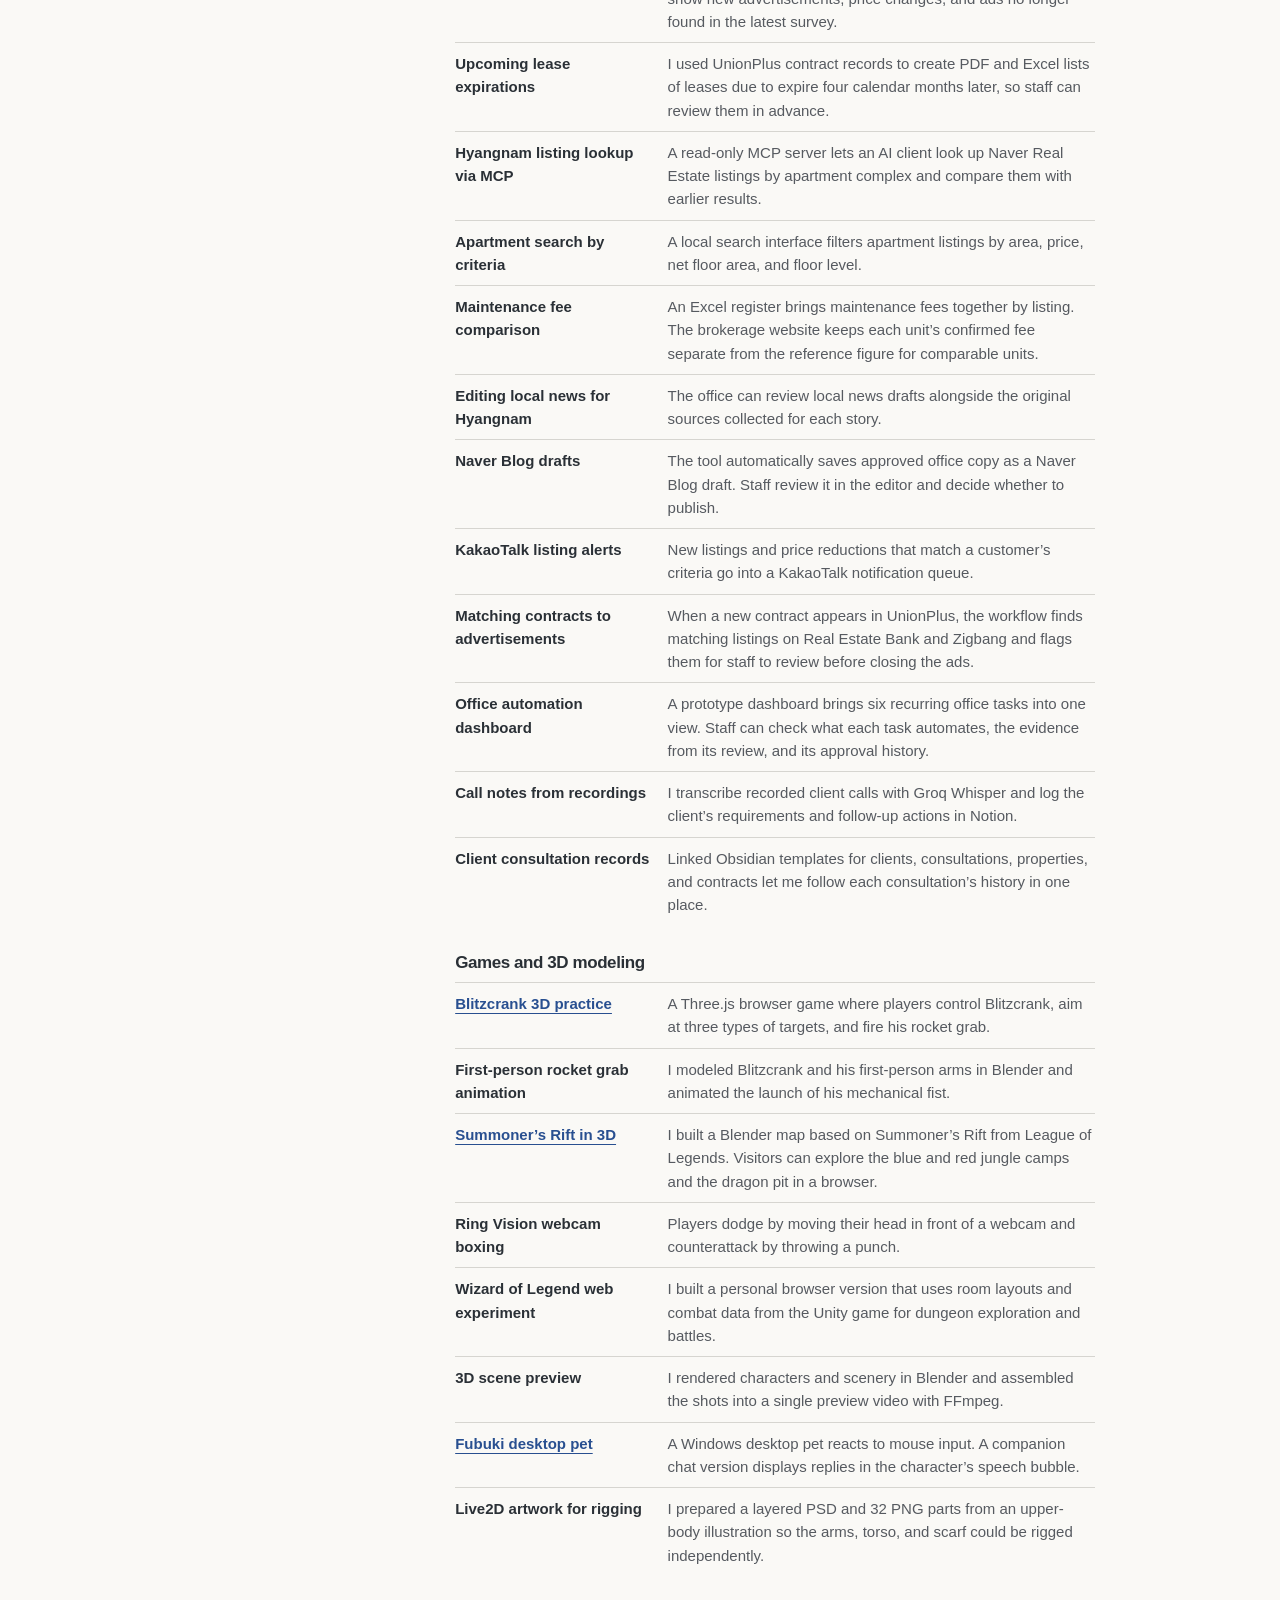
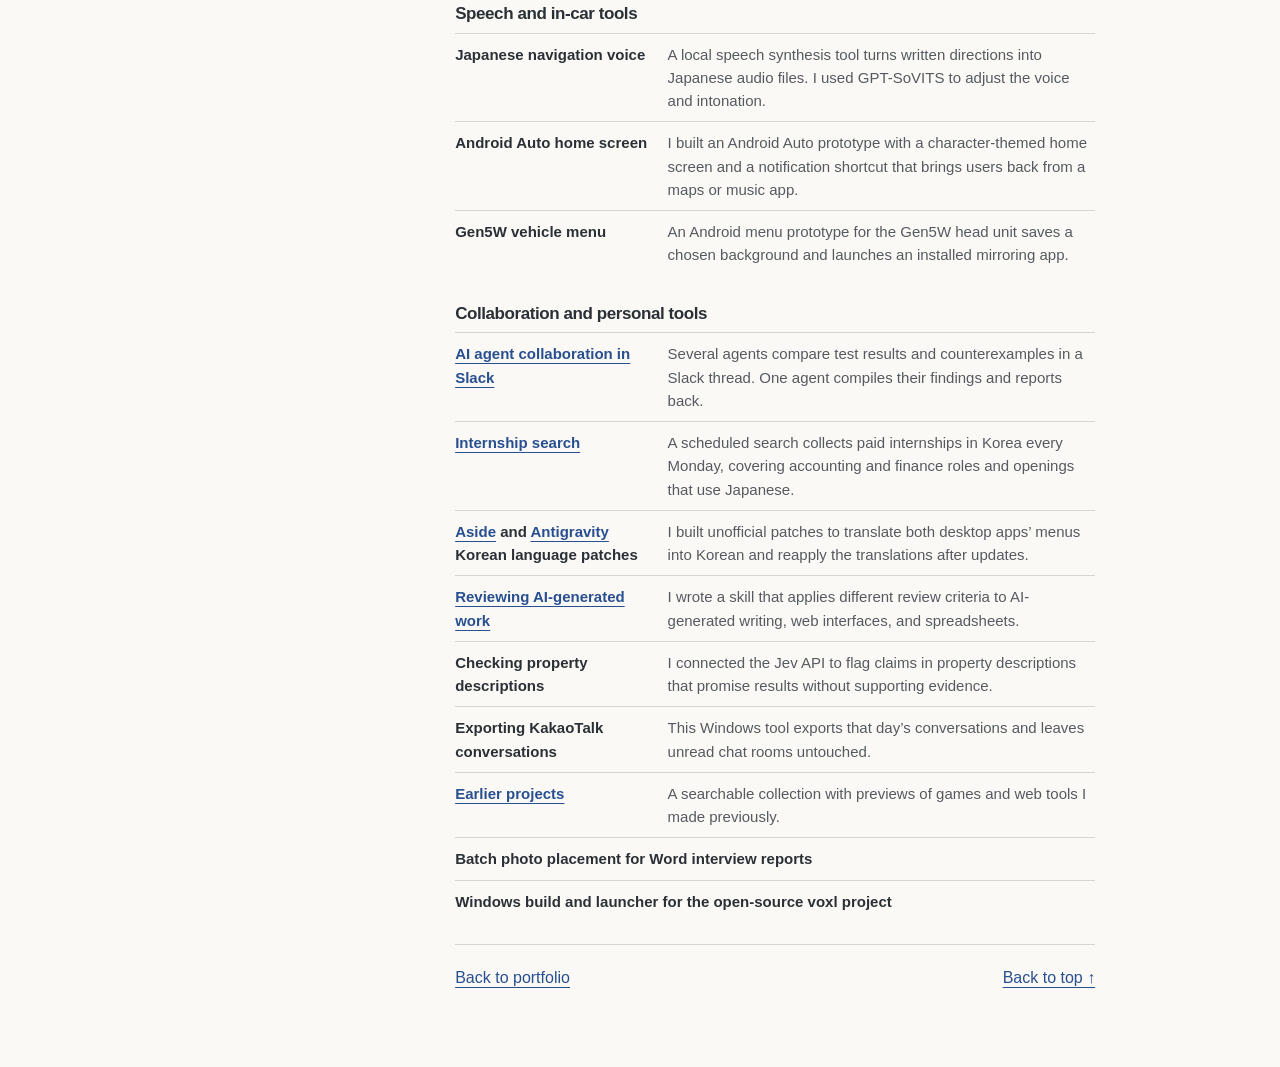
<file: en/vibe-coding.html>
<!doctype html>
<html lang="en">
<head>
  <meta charset="utf-8">
  <meta name="viewport" content="width=device-width, initial-scale=1">
  <meta name="description" content="Kim Sanghyeok’s vibe coding journal. How I used AI to build property management tools, an accounting lab, and a Japanese vocabulary app.">
  <title>Vibe coding · Kim Sanghyeok’s journal</title>
  <link rel="stylesheet" href="../portfolio.css?v=languages-1">
  <link rel="alternate" hreflang="ko" href="https://osh3772-star.github.io/vibe-coding.html">
  <link rel="alternate" hreflang="ja" href="https://osh3772-star.github.io/ja/vibe-coding.html">
  <link rel="alternate" hreflang="zh-Hans" href="https://osh3772-star.github.io/zh/vibe-coding.html">
  <link rel="alternate" hreflang="en" href="https://osh3772-star.github.io/en/vibe-coding.html">
  <link rel="alternate" hreflang="x-default" href="https://osh3772-star.github.io/vibe-coding.html">
</head>
<body>
  <a class="skip" href="#journal">Skip to content</a>
  <div class="layout">
    <header>
      <a class="name journal-name" href="./#intro">Kim Sanghyeok</a>
      <p class="major">Accounting and Taxation<br>Japanese Language and Literature</p>
      <nav class="language-nav" aria-label="Select language">
        <a lang="ko" hreflang="ko" href="/">한국어</a>
        <a lang="ja" hreflang="ja" href="/ja/">日本語</a>
        <a lang="zh-Hans" hreflang="zh-Hans" href="/zh/">简体中文</a>
        <a lang="en" hreflang="en" href="/en/" aria-current="true">English</a>
      </nav>
      <nav aria-label="Portfolio sections">
        <a href="./#intro">About</a><a href="./#resume">Résumé</a><a href="./#work">Accounting</a><a href="./#estate">Real estate</a><a href="./#japanese">Japanese</a><a href="vibe-coding.html" aria-current="page">Vibe coding</a><a href="./#notes">Automation notes</a><a href="./#now">Now</a>
      </nav>
      <div class="links"><a href="https://github.com/osh3772-star">GitHub</a></div>
    </header>
    <main id="journal" class="journal">
      <h1>An accounting student’s<br>vibe coding journal</h1>
      <p class="journal-intro">I use AI to build tools for my studies and my mother’s brokerage. I start by deciding which decisions belong to the user. For a listing update, staff choose which values to keep. For a journal entry, a learner decides whether the documents support posting it.</p>
      <nav class="journal-index" aria-label="Journal entries">
        <a class="work-index-link" href="#more-work">Browse more projects ↓</a>
        <a href="#listings"><time datetime="2026-10-09">Oct 9</time> Updating listings in bulk for a Hyangnam brokerage</a>
        <a href="#ledger"><time datetime="2026-10-14">Oct 14</time> From source documents to the general ledger</a>
        <a href="#words"><time datetime="2026-10-24">Oct 24</time> A JLPT vocabulary app with personal review lists and Chiikawa characters</a>
      </nav>

      <article id="listings">
        <p class="entry-meta"><time datetime="2026-10-09">October 9–11, 2026</time> · Hyangnam real estate office</p>
        <h2>Updating listings in bulk for a Hyangnam brokerage</h2>
        <p>I built a bulk update tool for my mother’s brokerage so staff could reuse listings from Real Estate Bank on the office website.</p>
        <p>The tool matches each row in the export to a listing on the website by its ID and highlights what has changed. Staff can review several listings on one screen and choose which fields to update.</p>
        <p>I verified the maintenance fees for 65 listings against the source records. I also compiled separate reference fees for 20 floor-area types across nine apartment complexes so staff could look them up when adding a property.</p>
        <a class="entry-source" href="https://hyangnam-realestate.store/">Visit the office website</a>
      </article>

      <article id="ledger">
        <p class="entry-meta"><time datetime="2026-10-14">October 14–19, 2026</time> · Hanbit Trading accounting lab</p>
        <h2>From source documents to the general ledger</h2>
        <p>I built an accounting lab using transactions from Hanbit Trading, a fictional wholesaler. In the first exercise, learners examine the documents for a sale and decide which accounts to use.</p>
        <p>I connected Codex and Claude Code to the same ledger through a shared Model Context Protocol (MCP) server. Either client can retrieve the transaction and its supporting documents. The chat explains the choice of account, while a TypeScript accounting engine prepares the entry and calculates the amounts.</p>
        <p>Journal entries stay in draft until a learner approves them. Posting an approved entry updates the general ledger and trial balance, so learners can trace one transaction from the original documents to the books.</p>
        <a class="entry-source" href="https://ledgerflow-public-reference-gateway.eric5833.workers.dev/">Open the Hanbit Trading lab</a>
      </article>

      <article id="words">
        <p class="entry-meta"><time datetime="2026-10-24">October 24–31, 2026</time> · Japanese vocabulary</p>
        <h2>A JLPT vocabulary app with personal review lists and Chiikawa characters</h2>
        <p>I built a web app to review 7,180 vocabulary items across JLPT levels N5 through N1. It saves my word-by-word progress in the browser, so I can return to just the words I marked as unfamiliar.</p>
        <p>I worked with Codex to give six Chiikawa characters distinct behavior during study sessions. The app uses a different set of weighted actions for each character. Hachiware might play guitar, while Usagi might jump.</p>
        <a class="entry-source" href="https://osh3772-star.github.io/chiikawa-jlpt-vocab/">Open the Chiikawa vocabulary app</a>
      </article>
      <section id="more-work" class="more-work" aria-labelledby="more-work-title">
        <h2 id="more-work-title">More projects</h2>
        <nav class="work-groups" aria-label="Project categories">
          <a href="#work-finance">Accounting and finance</a>
          <a href="#work-japanese">Japanese study</a>
          <a href="#work-office">Real estate</a>
          <a href="#work-games">Games and 3D modeling</a>
          <a href="#work-voice">Speech and in-car tools</a>
          <a href="#work-tools">Collaboration and personal tools</a>
        </nav>
        <h3 id="work-finance">Accounting and finance</h3>
        <dl class="work-list">
          <div><dt><a href="https://osh3772-star.github.io/ai-debate/">Accounting ethics debates</a></dt><dd>Four AI models investigate an accounting ethics case and challenge each other’s arguments. The published results explain why the panel adopted each position.</dd></div>
          <div><dt><a href="sales-incentives.html">Sales rebate approvals and cash planning</a></dt><dd>A finance simulation totals each related dealer group’s monthly payments to determine who must approve them. It calculates cash shortfalls by payment date and turns the chosen funding plan into a task for the responsible department.</dd></div>
          <div><dt><a href="./#finance-study">Financial management study sites</a></dt><dd>I built a concept notebook and a workbook with solutions to 95 problems grouped by topic. Readers can star problems for another attempt.</dd></div>
          <div><dt>Financial management lecture transcripts</dt><dd>I transcribed lectures with Google AI Studio and organized explanations and worked problems for chapters 10–14 by class session.</dd></div>
          <div><dt>Rewind Trader</dt><dd>Replay daily prices from NH Namuh PLUG one trading day at a time and practice placing simulated orders using only the information available that day.</dd></div>
          <div><dt>Stock order controls</dt><dd>I added a limit on the number of holdings to an existing automated trading program. It sends a buy order to the broker after approval in Telegram.</dd></div>
        </dl>
        <h3 id="work-japanese">Japanese study</h3>
        <dl class="work-list">
          <div><dt>Vocabulary Monster Hunt</dt><dd>Players choose a JLPT level and defeat monsters and bosses by entering the readings of Japanese words.</dd></div>
          <div><dt>Daily N1 vocabulary</dt><dd>A mobile vocabulary notebook lets me add words, hide the definitions, and track how many I learned that day.</dd></div>
          <div><dt>OCR for vertical Japanese text</dt><dd>I converted a vertically printed Japanese novel into a digital document that keeps the reading order and displays furigana pronunciation guides above the kanji.</dd></div>
          <div><dt>Kanji in manga dialogue</dt><dd>A personal quiz for practicing how kanji are read in lines of manga dialogue.</dd></div>
        </dl>
        <h3 id="work-office">Real estate</h3>
        <dl class="work-list">
          <div><dt>Moving listings to Zigbang</dt><dd>When transferring listings from Real Estate Bank to Zigbang, the tool skips existing ads and checks newly created listings against their source.</dd></div>
          <div><dt>Hyangnam listing changes</dt><dd>For three apartment complexes, the PDF and Excel reports show new advertisements, price changes, and ads no longer found in the latest survey.</dd></div>
          <div><dt>Upcoming lease expirations</dt><dd>I used UnionPlus contract records to create PDF and Excel lists of leases due to expire four calendar months later, so staff can review them in advance.</dd></div>
          <div><dt>Hyangnam listing lookup via MCP</dt><dd>A read-only MCP server lets an AI client look up Naver Real Estate listings by apartment complex and compare them with earlier results.</dd></div>
          <div><dt>Apartment search by criteria</dt><dd>A local search interface filters apartment listings by area, price, net floor area, and floor level.</dd></div>
          <div><dt>Maintenance fee comparison</dt><dd>An Excel register brings maintenance fees together by listing. The brokerage website keeps each unit’s confirmed fee separate from the reference figure for comparable units.</dd></div>
          <div><dt>Editing local news for Hyangnam</dt><dd>The office can review local news drafts alongside the original sources collected for each story.</dd></div>
          <div><dt>Naver Blog drafts</dt><dd>The tool automatically saves approved office copy as a Naver Blog draft. Staff review it in the editor and decide whether to publish.</dd></div>
          <div><dt>KakaoTalk listing alerts</dt><dd>New listings and price reductions that match a customer’s criteria go into a KakaoTalk notification queue.</dd></div>
          <div><dt>Matching contracts to advertisements</dt><dd>When a new contract appears in UnionPlus, the workflow finds matching listings on Real Estate Bank and Zigbang and flags them for staff to review before closing the ads.</dd></div>
          <div><dt>Office automation dashboard</dt><dd>A prototype dashboard brings six recurring office tasks into one view. Staff can check what each task automates, the evidence from its review, and its approval history.</dd></div>
          <div><dt>Call notes from recordings</dt><dd>I transcribe recorded client calls with Groq Whisper and log the client’s requirements and follow-up actions in Notion.</dd></div>
          <div><dt>Client consultation records</dt><dd>Linked Obsidian templates for clients, consultations, properties, and contracts let me follow each consultation’s history in one place.</dd></div>
        </dl>
        <h3 id="work-games">Games and 3D modeling</h3>
        <dl class="work-list">
          <div><dt><a href="https://rocket-hand-blitz-20261105.osh3772.chatgpt.site">Blitzcrank 3D practice</a></dt><dd>A Three.js browser game where players control Blitzcrank, aim at three types of targets, and fire his rocket grab.</dd></div>
          <div><dt>First-person rocket grab animation</dt><dd>I modeled Blitzcrank and his first-person arms in Blender and animated the launch of his mechanical fist.</dd></div>
          <div><dt><a href="https://rocket-hand-blitz-20261105.osh3772.chatgpt.site/map-practice/rift-v49-skill-practice-playable.html?from=main">Summoner’s Rift in 3D</a></dt><dd>I built a Blender map based on Summoner’s Rift from League of Legends. Visitors can explore the blue and red jungle camps and the dragon pit in a browser.</dd></div>
          <div><dt>Ring Vision webcam boxing</dt><dd>Players dodge by moving their head in front of a webcam and counterattack by throwing a punch.</dd></div>
          <div><dt>Wizard of Legend web experiment</dt><dd>I built a personal browser version that uses room layouts and combat data from the Unity game for dungeon exploration and battles.</dd></div>
          <div><dt>3D scene preview</dt><dd>I rendered characters and scenery in Blender and assembled the shots into a single preview video with FFmpeg.</dd></div>
          <div><dt><a href="https://github.com/osh3772-star/fubuki-pet">Fubuki desktop pet</a></dt><dd>A Windows desktop pet reacts to mouse input. A companion chat version displays replies in the character’s speech bubble.</dd></div>
          <div><dt>Live2D artwork for rigging</dt><dd>I prepared a layered PSD and 32 PNG parts from an upper-body illustration so the arms, torso, and scarf could be rigged independently.</dd></div>
        </dl>
        <h3 id="work-voice">Speech and in-car tools</h3>
        <dl class="work-list">
          <div><dt>Japanese navigation voice</dt><dd>A local speech synthesis tool turns written directions into Japanese audio files. I used GPT-SoVITS to adjust the voice and intonation.</dd></div>
          <div><dt>Android Auto home screen</dt><dd>I built an Android Auto prototype with a character-themed home screen and a notification shortcut that brings users back from a maps or music app.</dd></div>
          <div><dt>Gen5W vehicle menu</dt><dd>An Android menu prototype for the Gen5W head unit saves a chosen background and launches an installed mirroring app.</dd></div>
        </dl>
        <h3 id="work-tools">Collaboration and personal tools</h3>
        <dl class="work-list">
          <div><dt><a href="./#notes">AI agent collaboration in Slack</a></dt><dd>Several agents compare test results and counterexamples in a Slack thread. One agent compiles their findings and reports back.</dd></div>
          <div><dt><a href="./#notes">Internship search</a></dt><dd>A scheduled search collects paid internships in Korea every Monday, covering accounting and finance roles and openings that use Japanese.</dd></div>
          <div><dt><a href="https://github.com/osh3772-star/aside-ko-patcher">Aside</a> and <a href="https://github.com/osh3772-star/antigravity-ko-patcher">Antigravity</a> Korean language patches</dt><dd>I built unofficial patches to translate both desktop apps’ menus into Korean and reapply the translations after updates.</dd></div>
          <div><dt><a href="https://github.com/osh3772-star/universal-anti-slop">Reviewing AI-generated work</a></dt><dd>I wrote a skill that applies different review criteria to AI-generated writing, web interfaces, and spreadsheets.</dd></div>
          <div><dt>Checking property descriptions</dt><dd>I connected the Jev API to flag claims in property descriptions that promise results without supporting evidence.</dd></div>
          <div><dt>Exporting KakaoTalk conversations</dt><dd>This Windows tool exports that day’s conversations and leaves unread chat rooms untouched.</dd></div>
          <div><dt><a href="https://eric5-portfolio.osh3772.chatgpt.site">Earlier projects</a></dt><dd>A searchable collection with previews of games and web tools I made previously.</dd></div>
        </dl>
        <ul class="work-titles">
          <li>Batch photo placement for Word interview reports</li>
          <li>Windows build and launcher for the open-source voxl project</li>
        </ul>
      </section>
      <footer><a href="./#intro">Back to portfolio</a><a href="#journal">Back to top ↑</a></footer>
    </main>
  </div>
</body>
</html>
</file>
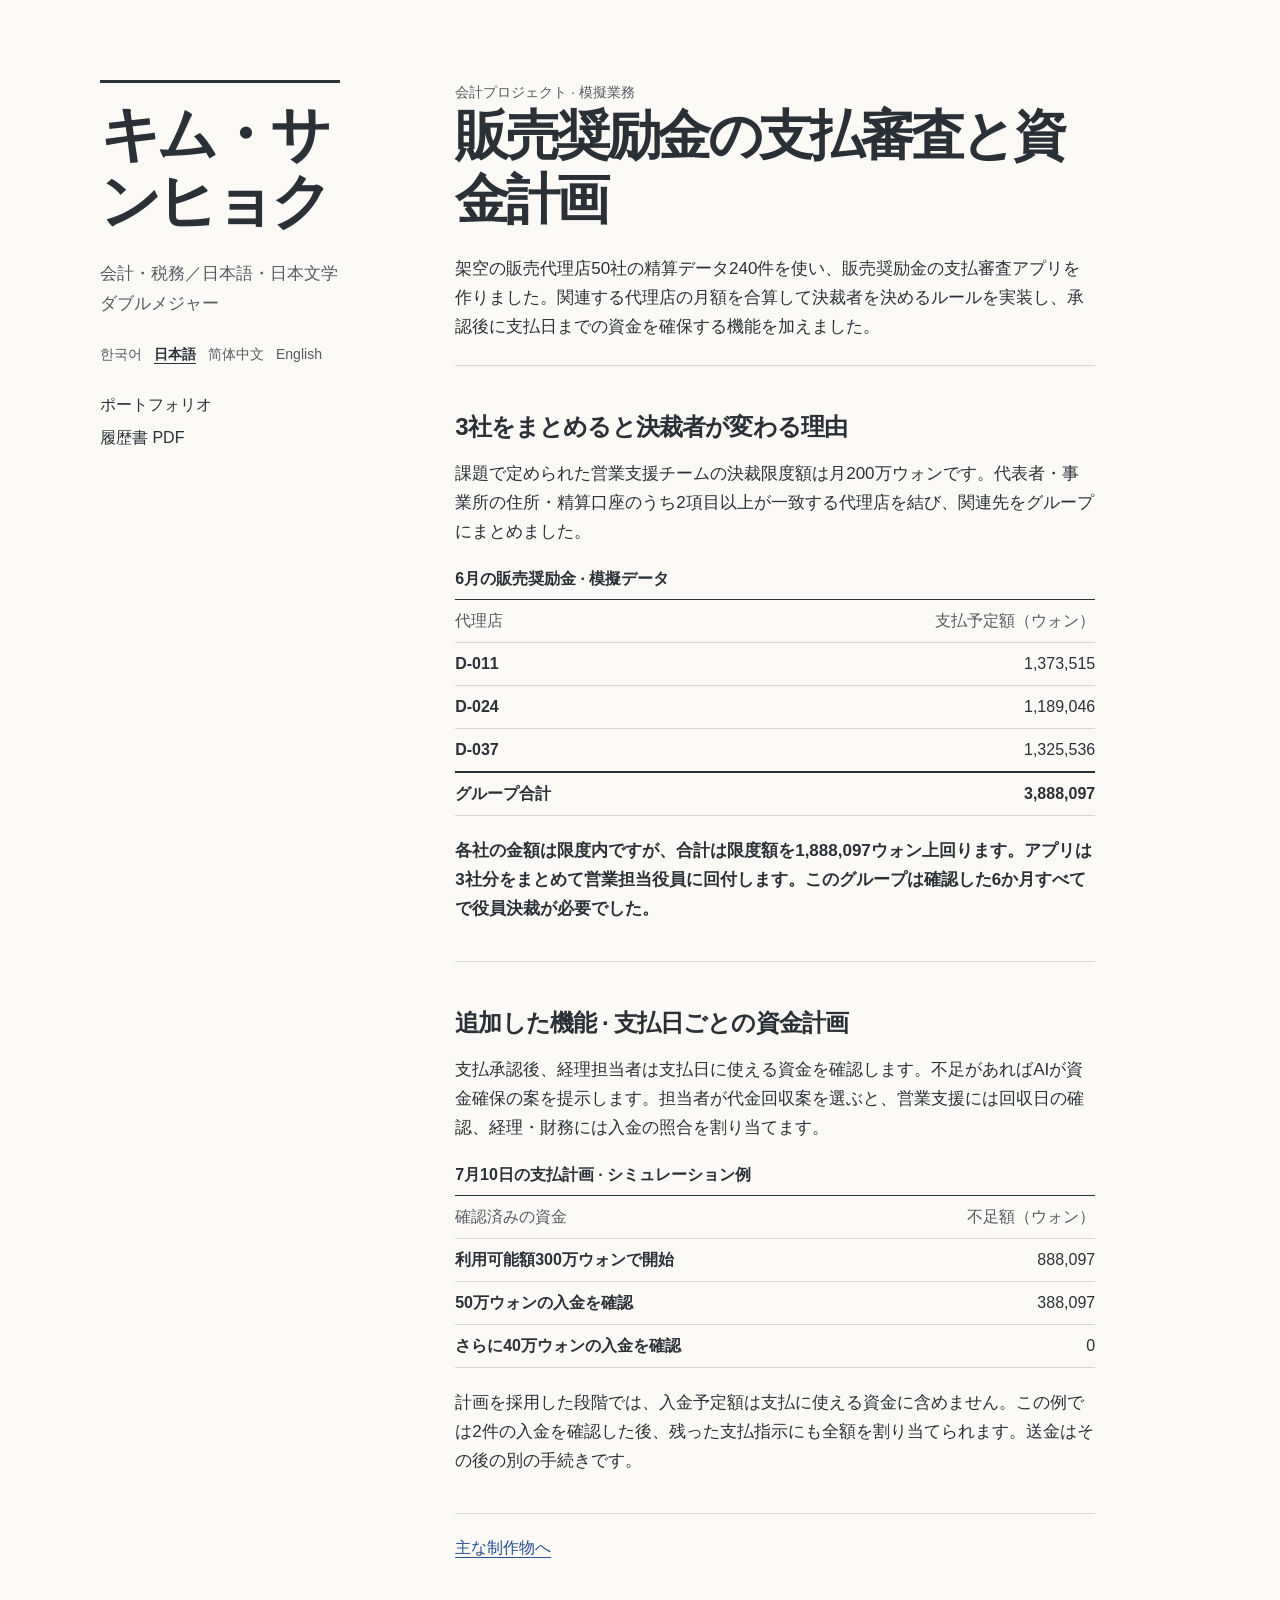
<file: ja/sales-incentives.html>
<!doctype html>
<html lang="ja">
<head>
  <meta charset="utf-8">
  <meta name="viewport" content="width=device-width, initial-scale=1">
  <meta name="description" content="キム・サンヒョクが架空の販売代理店の精算資料を使って制作したアプリです。関連先の合算による決裁と、支払日に向けた資金計画を紹介します。">
  <title>販売奨励金の支払審査と資金計画 · キム・サンヒョク</title>
  <link rel="stylesheet" href="../portfolio.css?v=featured-1">
  <link rel="canonical" href="https://osh3772-star.github.io/ja/sales-incentives.html">
  <link rel="alternate" hreflang="ko" href="https://osh3772-star.github.io/sales-incentives.html">
  <link rel="alternate" hreflang="ja" href="https://osh3772-star.github.io/ja/sales-incentives.html">
  <link rel="alternate" hreflang="zh-Hans" href="https://osh3772-star.github.io/zh/sales-incentives.html">
  <link rel="alternate" hreflang="en" href="https://osh3772-star.github.io/en/sales-incentives.html">
  <link rel="alternate" hreflang="x-default" href="https://osh3772-star.github.io/sales-incentives.html">
</head>
<body>
  <a class="skip" href="#case-study">本文へ</a>
  <div class="layout">
    <header>
      <a class="name journal-name" href="./">キム・サンヒョク</a>
      <p class="major">会計・税務／日本語・日本文学<br>ダブルメジャー</p>
      <nav class="language-nav" aria-label="言語を選択">
        <a lang="ko" hreflang="ko" href="/">한국어</a>
        <a lang="ja" hreflang="ja" href="/ja/" aria-current="true">日本語</a>
        <a lang="zh-Hans" hreflang="zh-Hans" href="/zh/">简体中文</a>
        <a lang="en" hreflang="en" href="/en/">English</a>
      </nav>
      <nav aria-label="ポートフォリオのメニュー">
        <a href="./">ポートフォリオ</a>
        <a href="resume.pdf" download="キム・サンヒョク_履歴書.pdf">履歴書 PDF</a>
      </nav>
    </header>
    <main id="case-study" class="journal case-study">
      <p class="entry-meta">会計プロジェクト · 模擬業務</p>
      <h1>販売奨励金の支払審査と資金計画</h1>
      <p class="journal-intro">架空の販売代理店50社の精算データ240件を使い、販売奨励金の支払審査アプリを作りました。関連する代理店の月額を合算して決裁者を決めるルールを実装し、承認後に支払日までの資金を確保する機能を加えました。</p>
      <section id="review" aria-labelledby="review-heading">
        <h2 id="review-heading">3社をまとめると決裁者が変わる理由</h2>
        <p>課題で定められた営業支援チームの決裁限度額は月200万ウォンです。代表者・事業所の住所・精算口座のうち2項目以上が一致する代理店を結び、関連先をグループにまとめました。</p>
        <table class="case-ledger">
          <caption>6月の販売奨励金 · 模擬データ</caption>
          <thead><tr><th scope="col">代理店</th><th scope="col">支払予定額（ウォン）</th></tr></thead>
          <tbody>
            <tr><th scope="row">D-011</th><td>1,373,515</td></tr>
            <tr><th scope="row">D-024</th><td>1,189,046</td></tr>
            <tr><th scope="row">D-037</th><td>1,325,536</td></tr>
          </tbody>
          <tfoot><tr><th scope="row">グループ合計</th><td>3,888,097</td></tr></tfoot>
        </table>
        <p class="case-summary">各社の金額は限度内ですが、合計は限度額を1,888,097ウォン上回ります。アプリは3社分をまとめて営業担当役員に回付します。このグループは確認した6か月すべてで役員決裁が必要でした。</p>
      </section>
      <section id="cash-plan" aria-labelledby="cash-heading">
        <h2 id="cash-heading">追加した機能 · 支払日ごとの資金計画</h2>
        <p>支払承認後、経理担当者は支払日に使える資金を確認します。不足があればAIが資金確保の案を提示します。担当者が代金回収案を選ぶと、営業支援には回収日の確認、経理・財務には入金の照合を割り当てます。</p>
        <table class="case-ledger">
          <caption>7月10日の支払計画 · シミュレーション例</caption>
          <thead><tr><th scope="col">確認済みの資金</th><th scope="col">不足額（ウォン）</th></tr></thead>
          <tbody>
            <tr><th scope="row">利用可能額300万ウォンで開始</th><td>888,097</td></tr>
            <tr><th scope="row">50万ウォンの入金を確認</th><td>388,097</td></tr>
            <tr><th scope="row">さらに40万ウォンの入金を確認</th><td>0</td></tr>
          </tbody>
        </table>
        <p>計画を採用した段階では、入金予定額は支払に使える資金に含めません。この例では2件の入金を確認した後、残った支払指示にも全額を割り当てられます。送金はその後の別の手続きです。</p>
      </section>
      <footer class="case-back"><a href="./#featured">主な制作物へ</a></footer>
    </main>
  </div>
</body>
</html>
</file>
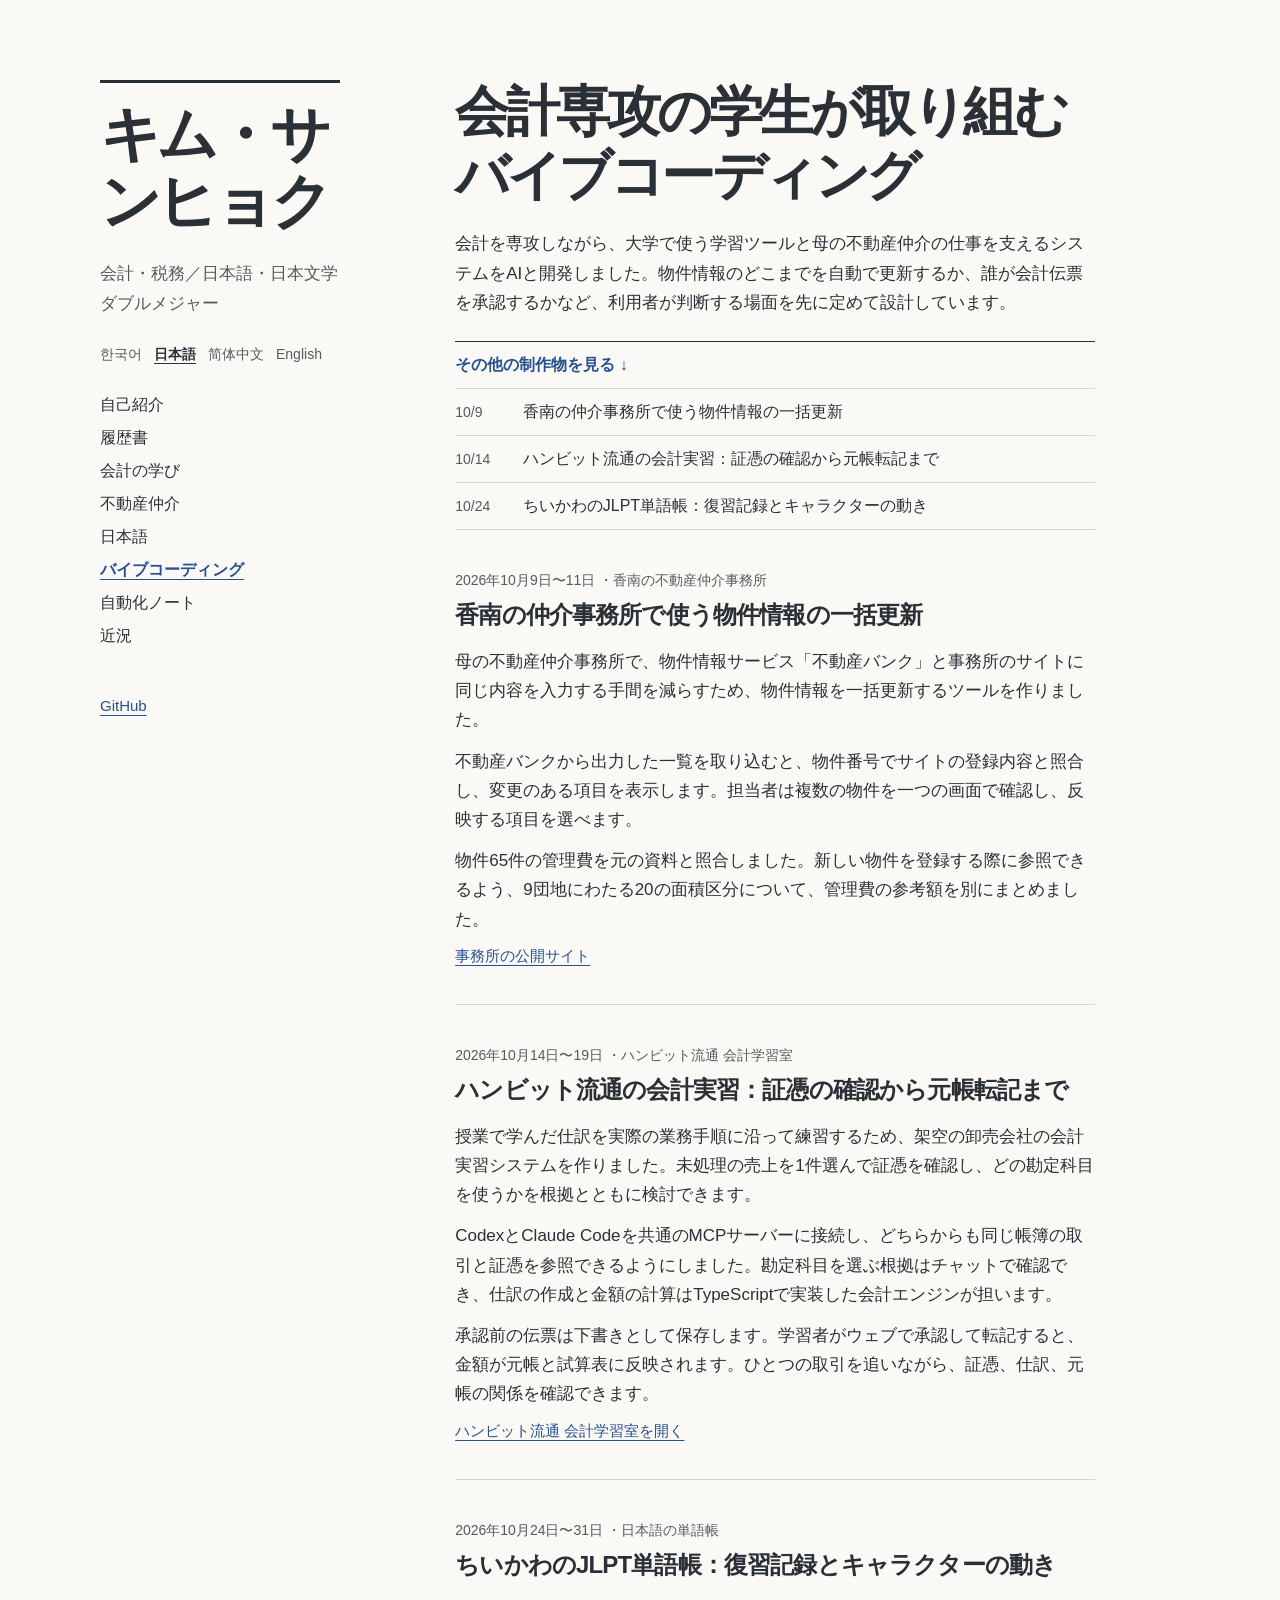
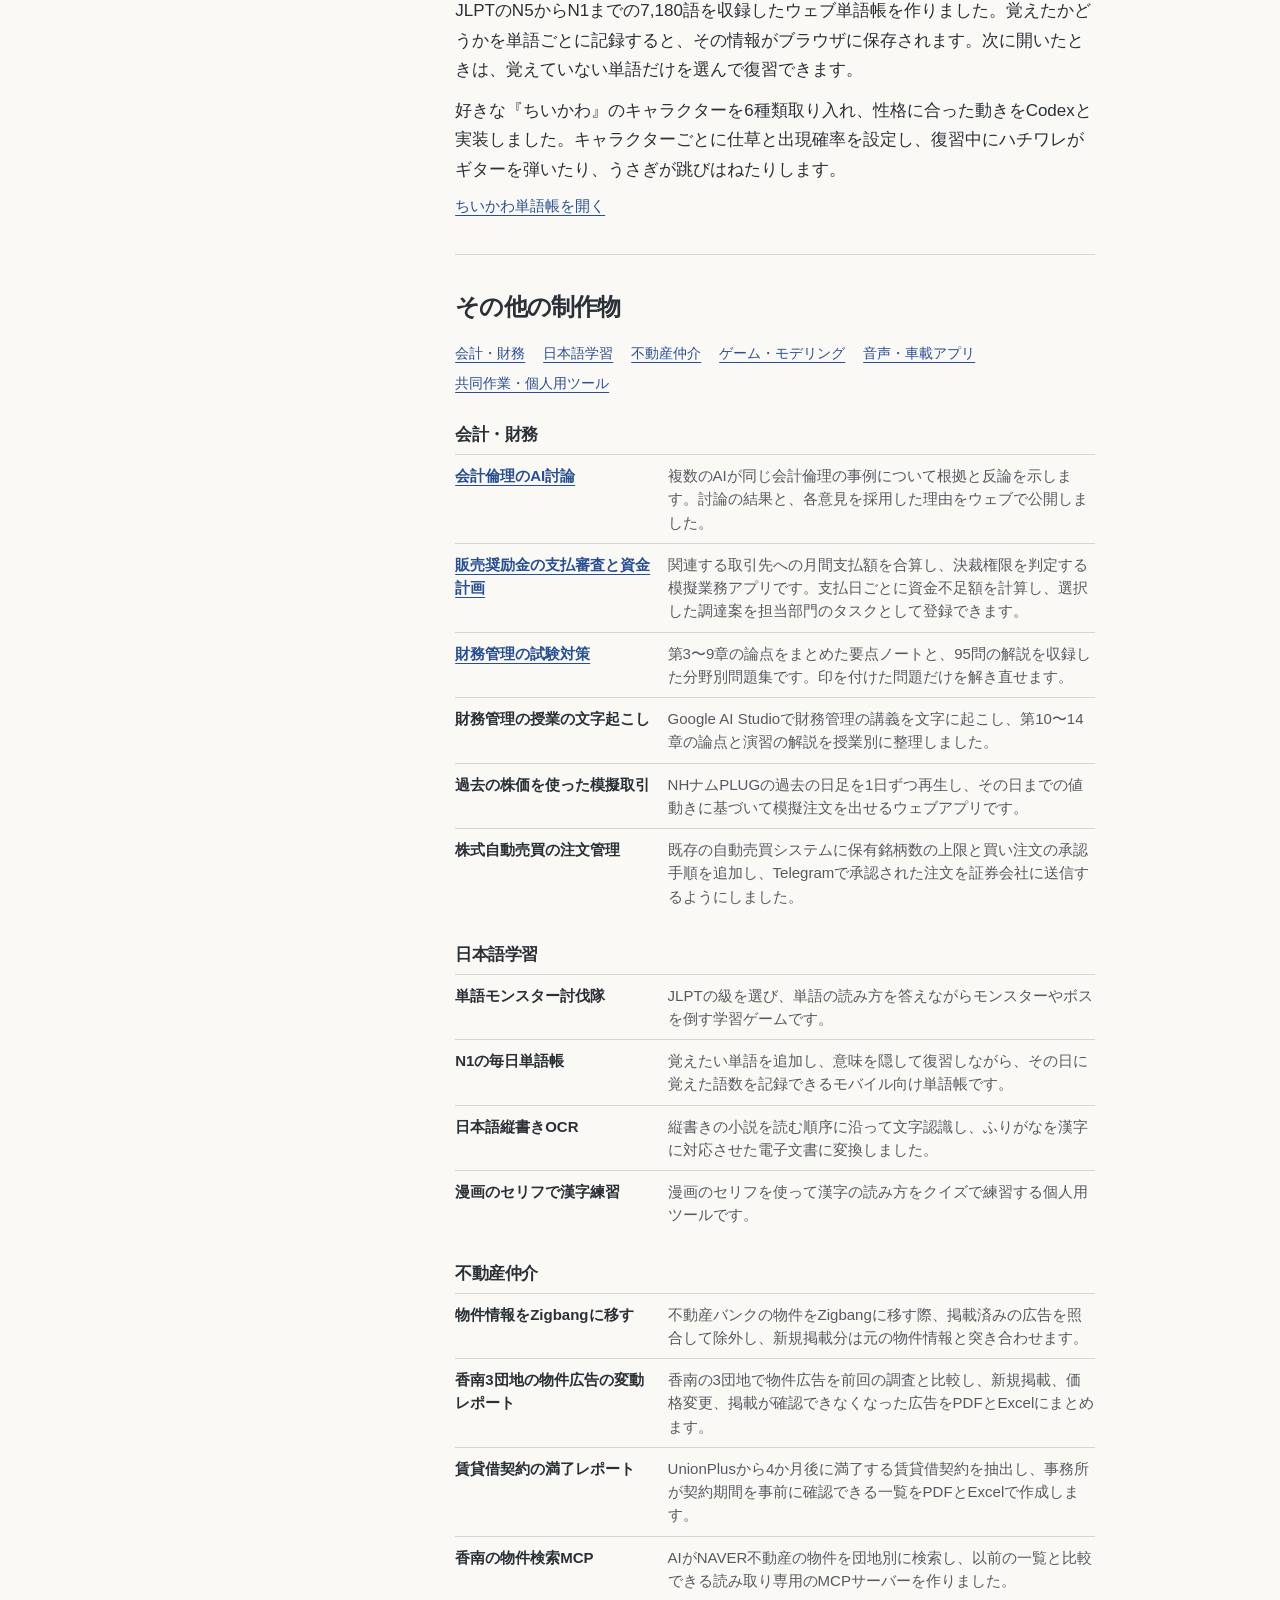
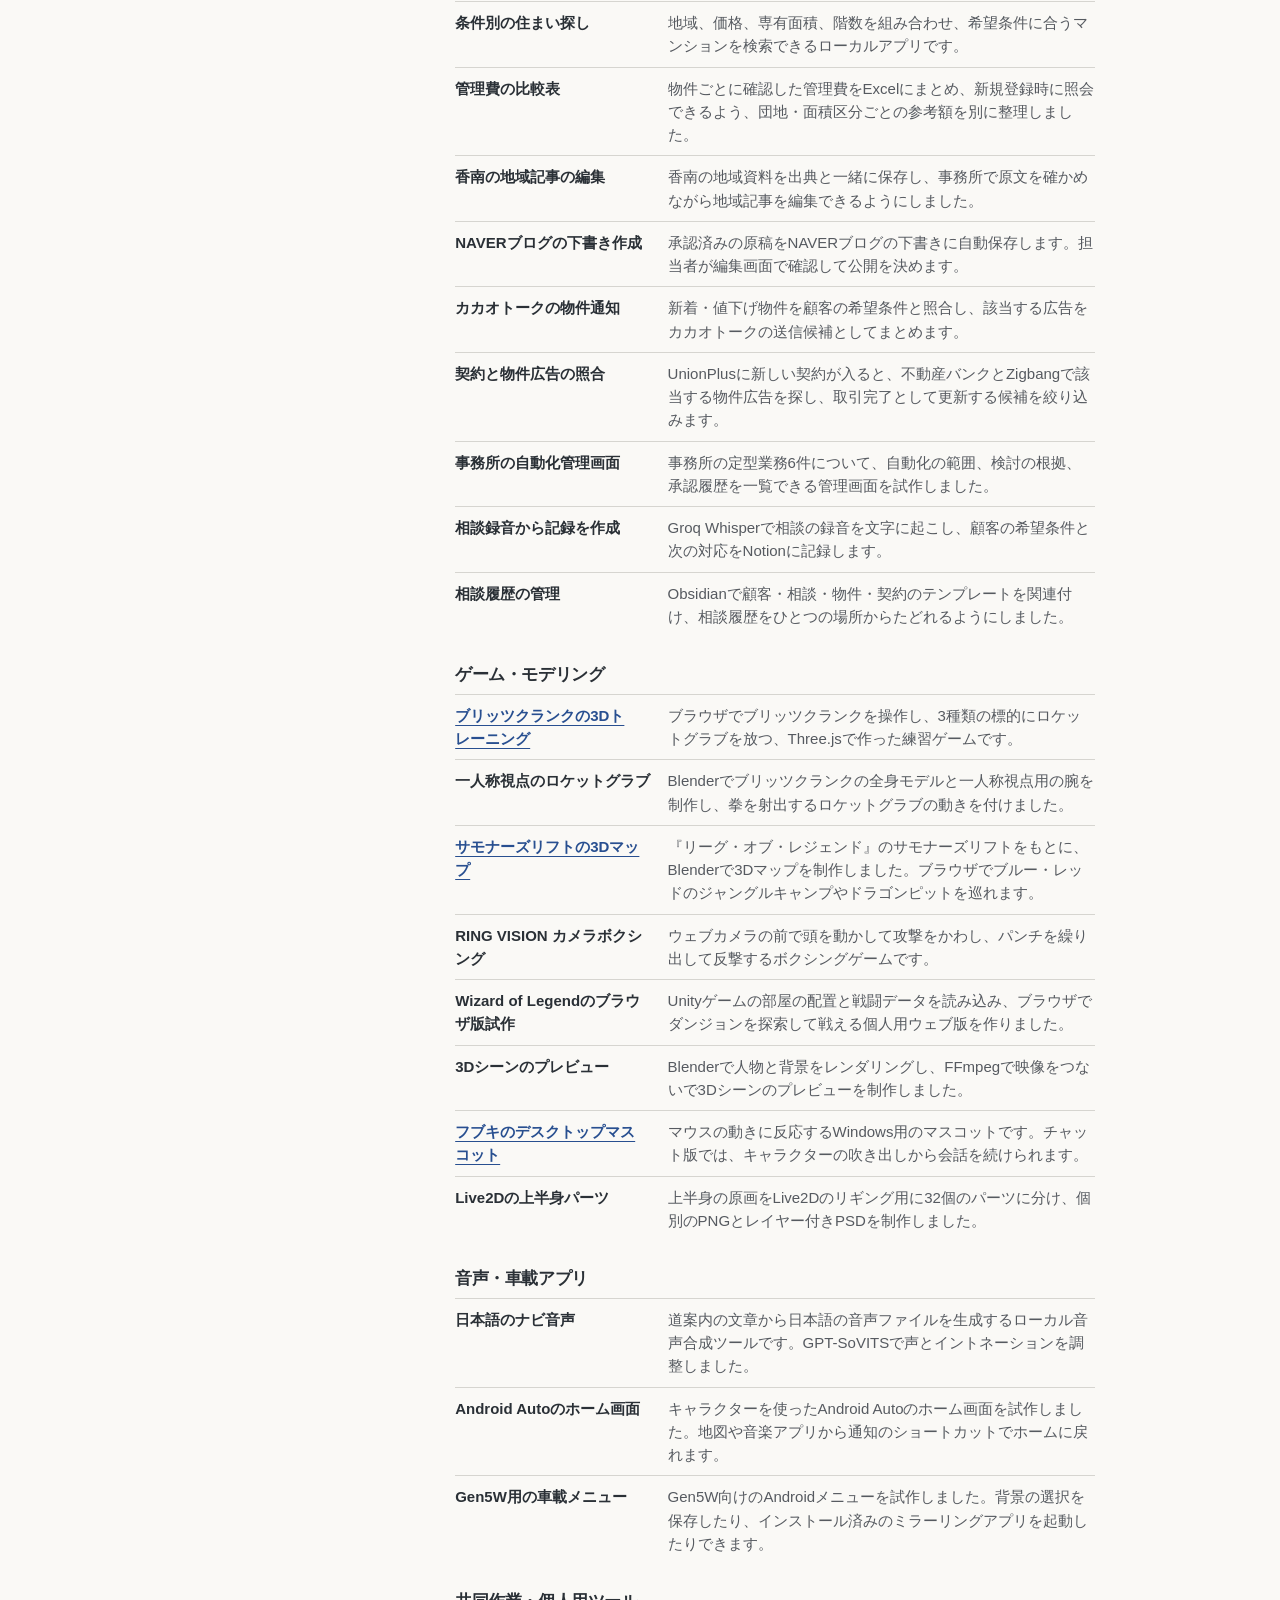
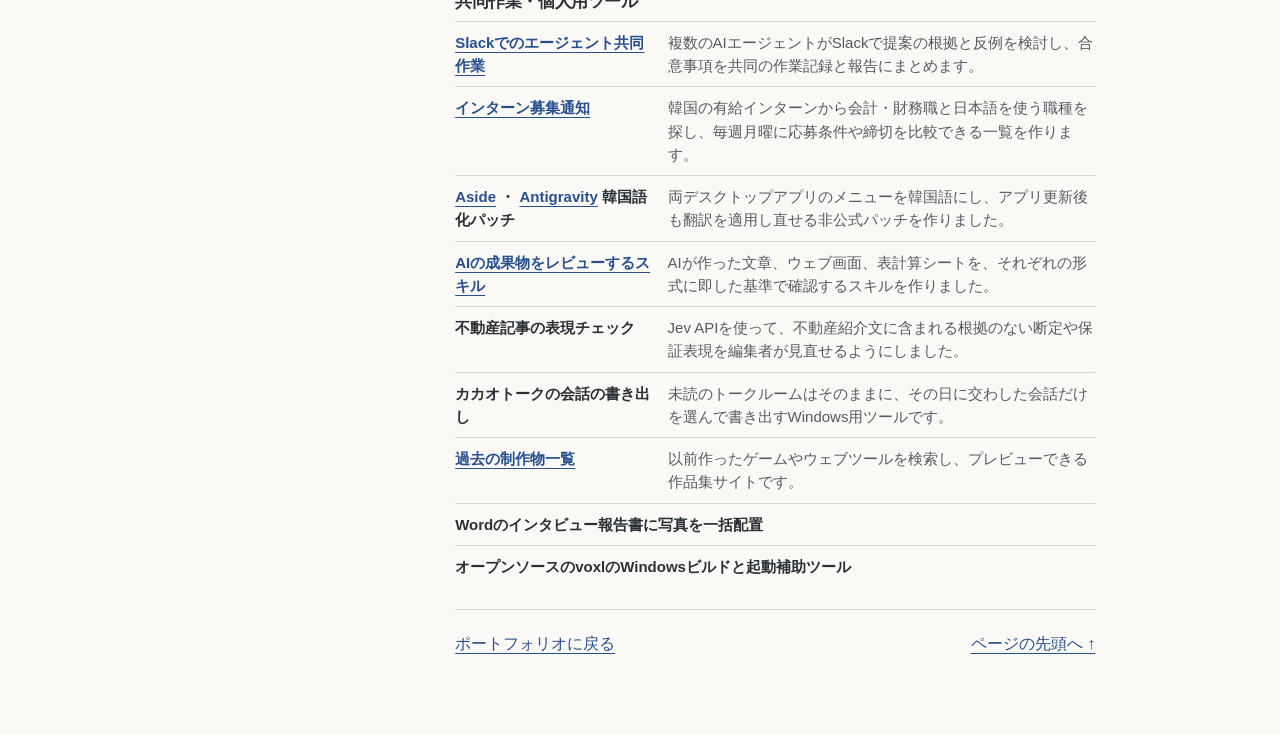
<file: ja/vibe-coding.html>
<!doctype html>
<html lang="ja">
<head>
  <meta charset="utf-8">
  <meta name="viewport" content="width=device-width, initial-scale=1">
  <meta name="description" content="会計税務学を専攻するキム・サンヒョクの開発日誌。AIと一緒に不動産管理ツール、会計の学習アプリ、日本語の単語帳を制作した過程を紹介します。">
  <title>バイブコーディング｜キム・サンヒョクの開発日誌</title>
  <link rel="stylesheet" href="../portfolio.css?v=languages-1">
  <link rel="alternate" hreflang="ko" href="https://osh3772-star.github.io/vibe-coding.html">
  <link rel="alternate" hreflang="ja" href="https://osh3772-star.github.io/ja/vibe-coding.html">
  <link rel="alternate" hreflang="zh-Hans" href="https://osh3772-star.github.io/zh/vibe-coding.html">
  <link rel="alternate" hreflang="en" href="https://osh3772-star.github.io/en/vibe-coding.html">
  <link rel="alternate" hreflang="x-default" href="https://osh3772-star.github.io/vibe-coding.html">
</head>
<body>
  <a class="skip" href="#journal">本文へ</a>
  <div class="layout">
    <header>
      <a class="name journal-name" href="./#intro">キム・サンヒョク</a>
      <p class="major">会計・税務／日本語・日本文学<br>ダブルメジャー</p>
      <nav class="language-nav" aria-label="言語を選択">
        <a lang="ko" hreflang="ko" href="/">한국어</a>
        <a lang="ja" hreflang="ja" href="/ja/" aria-current="true">日本語</a>
        <a lang="zh-Hans" hreflang="zh-Hans" href="/zh/">简体中文</a>
        <a lang="en" hreflang="en" href="/en/">English</a>
      </nav>
      <nav aria-label="ポートフォリオの目次">
        <a href="./#intro">自己紹介</a><a href="./#resume">履歴書</a><a href="./#work">会計の学び</a><a href="./#estate">不動産仲介</a><a href="./#japanese">日本語</a><a href="vibe-coding.html" aria-current="page">バイブコーディング</a><a href="./#notes">自動化ノート</a><a href="./#now">近況</a>
      </nav>
      <div class="links"><a href="https://github.com/osh3772-star">GitHub</a></div>
    </header>
    <main id="journal" class="journal">
      <h1>会計専攻の学生が取り組む<br>バイブコーディング</h1>
      <p class="journal-intro">会計を専攻しながら、大学で使う学習ツールと母の不動産仲介の仕事を支えるシステムをAIと開発しました。物件情報のどこまでを自動で更新するか、誰が会計伝票を承認するかなど、利用者が判断する場面を先に定めて設計しています。</p>
      <nav class="journal-index" aria-label="開発日誌の記事一覧">
        <a class="work-index-link" href="#more-work">その他の制作物を見る ↓</a>
        <a href="#listings"><time datetime="2026-10-09">10/9</time> 香南の仲介事務所で使う物件情報の一括更新</a>
        <a href="#ledger"><time datetime="2026-10-14">10/14</time> ハンビット流通の会計実習：証憑の確認から元帳転記まで</a>
        <a href="#words"><time datetime="2026-10-24">10/24</time> ちいかわのJLPT単語帳：復習記録とキャラクターの動き</a>
      </nav>

      <article id="listings">
        <p class="entry-meta"><time datetime="2026-10-09">2026年10月9日〜11日</time> ・香南の不動産仲介事務所</p>
        <h2>香南の仲介事務所で使う物件情報の一括更新</h2>
        <p>母の不動産仲介事務所で、物件情報サービス「不動産バンク」と事務所のサイトに同じ内容を入力する手間を減らすため、物件情報を一括更新するツールを作りました。</p>
        <p>不動産バンクから出力した一覧を取り込むと、物件番号でサイトの登録内容と照合し、変更のある項目を表示します。担当者は複数の物件を一つの画面で確認し、反映する項目を選べます。</p>
        <p>物件65件の管理費を元の資料と照合しました。新しい物件を登録する際に参照できるよう、9団地にわたる20の面積区分について、管理費の参考額を別にまとめました。</p>
        <a class="entry-source" href="https://hyangnam-realestate.store/">事務所の公開サイト</a>
      </article>

      <article id="ledger">
        <p class="entry-meta"><time datetime="2026-10-14">2026年10月14日〜19日</time> ・ハンビット流通 会計学習室</p>
        <h2>ハンビット流通の会計実習：証憑の確認から元帳転記まで</h2>
        <p>授業で学んだ仕訳を実際の業務手順に沿って練習するため、架空の卸売会社の会計実習システムを作りました。未処理の売上を1件選んで証憑を確認し、どの勘定科目を使うかを根拠とともに検討できます。</p>
        <p>CodexとClaude Codeを共通のMCPサーバーに接続し、どちらからも同じ帳簿の取引と証憑を参照できるようにしました。勘定科目を選ぶ根拠はチャットで確認でき、仕訳の作成と金額の計算はTypeScriptで実装した会計エンジンが担います。</p>
        <p>承認前の伝票は下書きとして保存します。学習者がウェブで承認して転記すると、金額が元帳と試算表に反映されます。ひとつの取引を追いながら、証憑、仕訳、元帳の関係を確認できます。</p>
        <a class="entry-source" href="https://ledgerflow-public-reference-gateway.eric5833.workers.dev/">ハンビット流通 会計学習室を開く</a>
      </article>

      <article id="words">
        <p class="entry-meta"><time datetime="2026-10-24">2026年10月24日〜31日</time> ・日本語の単語帳</p>
        <h2>ちいかわのJLPT単語帳：復習記録とキャラクターの動き</h2>
        <p>JLPTのN5からN1までの7,180語を収録したウェブ単語帳を作りました。覚えたかどうかを単語ごとに記録すると、その情報がブラウザに保存されます。次に開いたときは、覚えていない単語だけを選んで復習できます。</p>
        <p>好きな『ちいかわ』のキャラクターを6種類取り入れ、性格に合った動きをCodexと実装しました。キャラクターごとに仕草と出現確率を設定し、復習中にハチワレがギターを弾いたり、うさぎが跳びはねたりします。</p>
        <a class="entry-source" href="https://osh3772-star.github.io/chiikawa-jlpt-vocab/">ちいかわ単語帳を開く</a>
      </article>
      <section id="more-work" class="more-work" aria-labelledby="more-work-title">
        <h2 id="more-work-title">その他の制作物</h2>
        <nav class="work-groups" aria-label="制作物の分野を選択">
          <a href="#work-finance">会計・財務</a>
          <a href="#work-japanese">日本語学習</a>
          <a href="#work-office">不動産仲介</a>
          <a href="#work-games">ゲーム・モデリング</a>
          <a href="#work-voice">音声・車載アプリ</a>
          <a href="#work-tools">共同作業・個人用ツール</a>
        </nav>
        <h3 id="work-finance">会計・財務</h3>
        <dl class="work-list">
          <div><dt><a href="https://osh3772-star.github.io/ai-debate/">会計倫理のAI討論</a></dt><dd>複数のAIが同じ会計倫理の事例について根拠と反論を示します。討論の結果と、各意見を採用した理由をウェブで公開しました。</dd></div>
          <div><dt><a href="sales-incentives.html">販売奨励金の支払審査と資金計画</a></dt><dd>関連する取引先への月間支払額を合算し、決裁権限を判定する模擬業務アプリです。支払日ごとに資金不足額を計算し、選択した調達案を担当部門のタスクとして登録できます。</dd></div>
          <div><dt><a href="./#finance-study">財務管理の試験対策</a></dt><dd>第3〜9章の論点をまとめた要点ノートと、95問の解説を収録した分野別問題集です。印を付けた問題だけを解き直せます。</dd></div>
          <div><dt>財務管理の授業の文字起こし</dt><dd>Google AI Studioで財務管理の講義を文字に起こし、第10〜14章の論点と演習の解説を授業別に整理しました。</dd></div>
          <div><dt>過去の株価を使った模擬取引</dt><dd>NHナムPLUGの過去の日足を1日ずつ再生し、その日までの値動きに基づいて模擬注文を出せるウェブアプリです。</dd></div>
          <div><dt>株式自動売買の注文管理</dt><dd>既存の自動売買システムに保有銘柄数の上限と買い注文の承認手順を追加し、Telegramで承認された注文を証券会社に送信するようにしました。</dd></div>
        </dl>
        <h3 id="work-japanese">日本語学習</h3>
        <dl class="work-list">
          <div><dt>単語モンスター討伐隊</dt><dd>JLPTの級を選び、単語の読み方を答えながらモンスターやボスを倒す学習ゲームです。</dd></div>
          <div><dt>N1の毎日単語帳</dt><dd>覚えたい単語を追加し、意味を隠して復習しながら、その日に覚えた語数を記録できるモバイル向け単語帳です。</dd></div>
          <div><dt>日本語縦書きOCR</dt><dd>縦書きの小説を読む順序に沿って文字認識し、ふりがなを漢字に対応させた電子文書に変換しました。</dd></div>
          <div><dt>漫画のセリフで漢字練習</dt><dd>漫画のセリフを使って漢字の読み方をクイズで練習する個人用ツールです。</dd></div>
        </dl>
        <h3 id="work-office">不動産仲介</h3>
        <dl class="work-list">
          <div><dt>物件情報をZigbangに移す</dt><dd>不動産バンクの物件をZigbangに移す際、掲載済みの広告を照合して除外し、新規掲載分は元の物件情報と突き合わせます。</dd></div>
          <div><dt>香南3団地の物件広告の変動レポート</dt><dd>香南の3団地で物件広告を前回の調査と比較し、新規掲載、価格変更、掲載が確認できなくなった広告をPDFとExcelにまとめます。</dd></div>
          <div><dt>賃貸借契約の満了レポート</dt><dd>UnionPlusから4か月後に満了する賃貸借契約を抽出し、事務所が契約期間を事前に確認できる一覧をPDFとExcelで作成します。</dd></div>
          <div><dt>香南の物件検索MCP</dt><dd>AIがNAVER不動産の物件を団地別に検索し、以前の一覧と比較できる読み取り専用のMCPサーバーを作りました。</dd></div>
          <div><dt>条件別の住まい探し</dt><dd>地域、価格、専有面積、階数を組み合わせ、希望条件に合うマンションを検索できるローカルアプリです。</dd></div>
          <div><dt>管理費の比較表</dt><dd>物件ごとに確認した管理費をExcelにまとめ、新規登録時に照会できるよう、団地・面積区分ごとの参考額を別に整理しました。</dd></div>
          <div><dt>香南の地域記事の編集</dt><dd>香南の地域資料を出典と一緒に保存し、事務所で原文を確かめながら地域記事を編集できるようにしました。</dd></div>
          <div><dt>NAVERブログの下書き作成</dt><dd>承認済みの原稿をNAVERブログの下書きに自動保存します。担当者が編集画面で確認して公開を決めます。</dd></div>
          <div><dt>カカオトークの物件通知</dt><dd>新着・値下げ物件を顧客の希望条件と照合し、該当する広告をカカオトークの送信候補としてまとめます。</dd></div>
          <div><dt>契約と物件広告の照合</dt><dd>UnionPlusに新しい契約が入ると、不動産バンクとZigbangで該当する物件広告を探し、取引完了として更新する候補を絞り込みます。</dd></div>
          <div><dt>事務所の自動化管理画面</dt><dd>事務所の定型業務6件について、自動化の範囲、検討の根拠、承認履歴を一覧できる管理画面を試作しました。</dd></div>
          <div><dt>相談録音から記録を作成</dt><dd>Groq Whisperで相談の録音を文字に起こし、顧客の希望条件と次の対応をNotionに記録します。</dd></div>
          <div><dt>相談履歴の管理</dt><dd>Obsidianで顧客・相談・物件・契約のテンプレートを関連付け、相談履歴をひとつの場所からたどれるようにしました。</dd></div>
        </dl>
        <h3 id="work-games">ゲーム・モデリング</h3>
        <dl class="work-list">
          <div><dt><a href="https://rocket-hand-blitz-20261105.osh3772.chatgpt.site">ブリッツクランクの3Dトレーニング</a></dt><dd>ブラウザでブリッツクランクを操作し、3種類の標的にロケットグラブを放つ、Three.jsで作った練習ゲームです。</dd></div>
          <div><dt>一人称視点のロケットグラブ</dt><dd>Blenderでブリッツクランクの全身モデルと一人称視点用の腕を制作し、拳を射出するロケットグラブの動きを付けました。</dd></div>
          <div><dt><a href="https://rocket-hand-blitz-20261105.osh3772.chatgpt.site/map-practice/rift-v49-skill-practice-playable.html?from=main">サモナーズリフトの3Dマップ</a></dt><dd>『リーグ・オブ・レジェンド』のサモナーズリフトをもとに、Blenderで3Dマップを制作しました。ブラウザでブルー・レッドのジャングルキャンプやドラゴンピットを巡れます。</dd></div>
          <div><dt>RING VISION カメラボクシング</dt><dd>ウェブカメラの前で頭を動かして攻撃をかわし、パンチを繰り出して反撃するボクシングゲームです。</dd></div>
          <div><dt>Wizard of Legendのブラウザ版試作</dt><dd>Unityゲームの部屋の配置と戦闘データを読み込み、ブラウザでダンジョンを探索して戦える個人用ウェブ版を作りました。</dd></div>
          <div><dt>3Dシーンのプレビュー</dt><dd>Blenderで人物と背景をレンダリングし、FFmpegで映像をつないで3Dシーンのプレビューを制作しました。</dd></div>
          <div><dt><a href="https://github.com/osh3772-star/fubuki-pet">フブキのデスクトップマスコット</a></dt><dd>マウスの動きに反応するWindows用のマスコットです。チャット版では、キャラクターの吹き出しから会話を続けられます。</dd></div>
          <div><dt>Live2Dの上半身パーツ</dt><dd>上半身の原画をLive2Dのリギング用に32個のパーツに分け、個別のPNGとレイヤー付きPSDを制作しました。</dd></div>
        </dl>
        <h3 id="work-voice">音声・車載アプリ</h3>
        <dl class="work-list">
          <div><dt>日本語のナビ音声</dt><dd>道案内の文章から日本語の音声ファイルを生成するローカル音声合成ツールです。GPT-SoVITSで声とイントネーションを調整しました。</dd></div>
          <div><dt>Android Autoのホーム画面</dt><dd>キャラクターを使ったAndroid Autoのホーム画面を試作しました。地図や音楽アプリから通知のショートカットでホームに戻れます。</dd></div>
          <div><dt>Gen5W用の車載メニュー</dt><dd>Gen5W向けのAndroidメニューを試作しました。背景の選択を保存したり、インストール済みのミラーリングアプリを起動したりできます。</dd></div>
        </dl>
        <h3 id="work-tools">共同作業・個人用ツール</h3>
        <dl class="work-list">
          <div><dt><a href="./#notes">Slackでのエージェント共同作業</a></dt><dd>複数のAIエージェントがSlackで提案の根拠と反例を検討し、合意事項を共同の作業記録と報告にまとめます。</dd></div>
          <div><dt><a href="./#notes">インターン募集通知</a></dt><dd>韓国の有給インターンから会計・財務職と日本語を使う職種を探し、毎週月曜に応募条件や締切を比較できる一覧を作ります。</dd></div>
          <div><dt><a href="https://github.com/osh3772-star/aside-ko-patcher">Aside</a> ・ <a href="https://github.com/osh3772-star/antigravity-ko-patcher">Antigravity</a> 韓国語化パッチ</dt><dd>両デスクトップアプリのメニューを韓国語にし、アプリ更新後も翻訳を適用し直せる非公式パッチを作りました。</dd></div>
          <div><dt><a href="https://github.com/osh3772-star/universal-anti-slop">AIの成果物をレビューするスキル</a></dt><dd>AIが作った文章、ウェブ画面、表計算シートを、それぞれの形式に即した基準で確認するスキルを作りました。</dd></div>
          <div><dt>不動産記事の表現チェック</dt><dd>Jev APIを使って、不動産紹介文に含まれる根拠のない断定や保証表現を編集者が見直せるようにしました。</dd></div>
          <div><dt>カカオトークの会話の書き出し</dt><dd>未読のトークルームはそのままに、その日に交わした会話だけを選んで書き出すWindows用ツールです。</dd></div>
          <div><dt><a href="https://eric5-portfolio.osh3772.chatgpt.site">過去の制作物一覧</a></dt><dd>以前作ったゲームやウェブツールを検索し、プレビューできる作品集サイトです。</dd></div>
        </dl>
        <ul class="work-titles">
          <li>Wordのインタビュー報告書に写真を一括配置</li>
          <li>オープンソースのvoxlのWindowsビルドと起動補助ツール</li>
        </ul>
      </section>
      <footer><a href="./#intro">ポートフォリオに戻る</a><a href="#journal">ページの先頭へ ↑</a></footer>
    </main>
  </div>
</body>
</html>
</file>
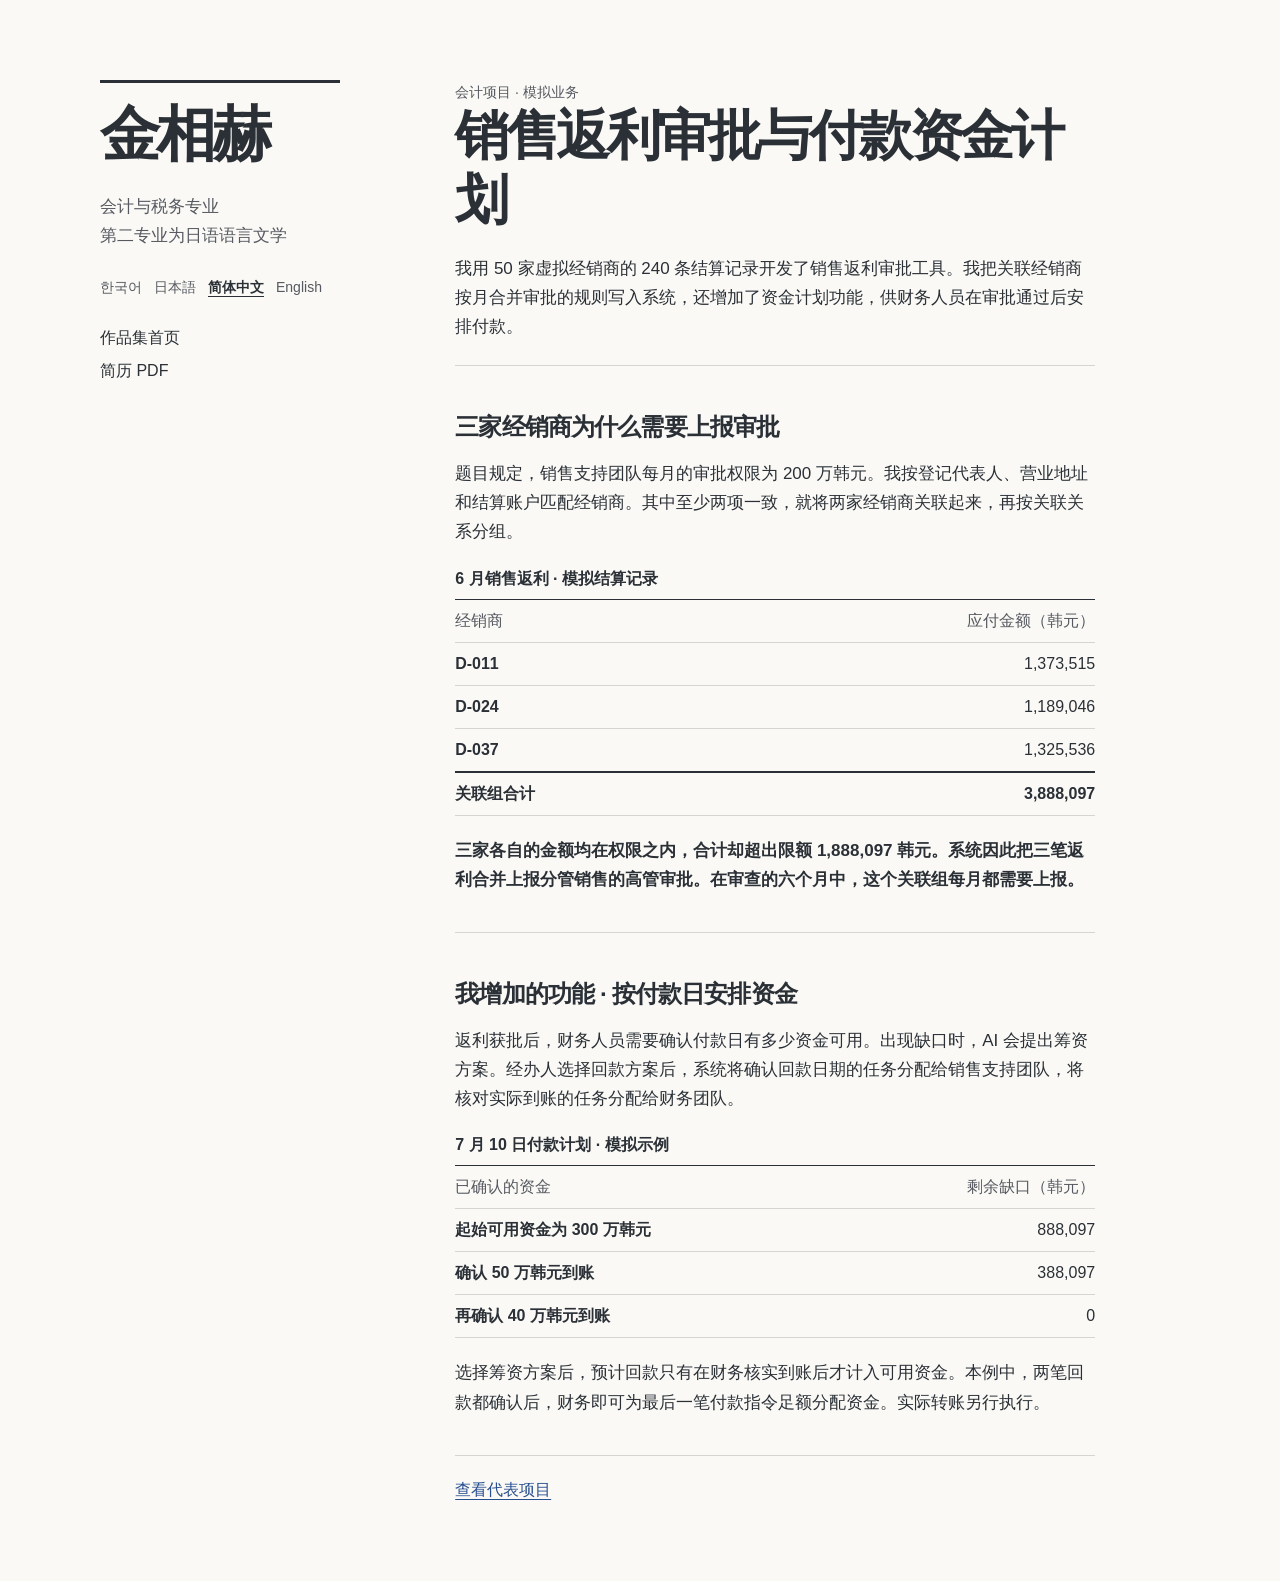
<file: zh/sales-incentives.html>
<!doctype html>
<html lang="zh-Hans">
<head>
  <meta charset="utf-8">
  <meta name="viewport" content="width=device-width, initial-scale=1">
  <meta name="description" content="金相赫的会计项目使用模拟经销商结算记录，按关联经销商月度合计金额确定审批人，并为付款日的资金缺口制定计划。">
  <title>销售返利审批与付款资金计划 · 金相赫</title>
  <link rel="stylesheet" href="../portfolio.css?v=featured-1">
  <link rel="canonical" href="https://osh3772-star.github.io/zh/sales-incentives.html">
  <link rel="alternate" hreflang="ko" href="https://osh3772-star.github.io/sales-incentives.html">
  <link rel="alternate" hreflang="ja" href="https://osh3772-star.github.io/ja/sales-incentives.html">
  <link rel="alternate" hreflang="zh-Hans" href="https://osh3772-star.github.io/zh/sales-incentives.html">
  <link rel="alternate" hreflang="en" href="https://osh3772-star.github.io/en/sales-incentives.html">
  <link rel="alternate" hreflang="x-default" href="https://osh3772-star.github.io/sales-incentives.html">
</head>
<body>
  <a class="skip" href="#case-study">跳至正文</a>
  <div class="layout">
    <header>
      <a class="name journal-name" href="./">金相赫</a>
      <p class="major">会计与税务专业<br>第二专业为日语语言文学</p>
      <nav class="language-nav" aria-label="选择语言">
        <a lang="ko" hreflang="ko" href="/">한국어</a>
        <a lang="ja" hreflang="ja" href="/ja/">日本語</a>
        <a lang="zh-Hans" hreflang="zh-Hans" href="/zh/" aria-current="true">简体中文</a>
        <a lang="en" hreflang="en" href="/en/">English</a>
      </nav>
      <nav aria-label="作品集导航">
        <a href="./">作品集首页</a>
        <a href="resume.pdf" download="金相赫_简历.pdf">简历 PDF</a>
      </nav>
    </header>
    <main id="case-study" class="journal case-study">
      <p class="entry-meta">会计项目 · 模拟业务</p>
      <h1>销售返利审批与付款资金计划</h1>
      <p class="journal-intro">我用 50 家虚拟经销商的 240 条结算记录开发了销售返利审批工具。我把关联经销商按月合并审批的规则写入系统，还增加了资金计划功能，供财务人员在审批通过后安排付款。</p>
      <section id="review" aria-labelledby="review-heading">
        <h2 id="review-heading">三家经销商为什么需要上报审批</h2>
        <p>题目规定，销售支持团队每月的审批权限为 200 万韩元。我按登记代表人、营业地址和结算账户匹配经销商。其中至少两项一致，就将两家经销商关联起来，再按关联关系分组。</p>
        <table class="case-ledger">
          <caption>6 月销售返利 · 模拟结算记录</caption>
          <thead><tr><th scope="col">经销商</th><th scope="col">应付金额（韩元）</th></tr></thead>
          <tbody>
            <tr><th scope="row">D-011</th><td>1,373,515</td></tr>
            <tr><th scope="row">D-024</th><td>1,189,046</td></tr>
            <tr><th scope="row">D-037</th><td>1,325,536</td></tr>
          </tbody>
          <tfoot><tr><th scope="row">关联组合计</th><td>3,888,097</td></tr></tfoot>
        </table>
        <p class="case-summary">三家各自的金额均在权限之内，合计却超出限额 1,888,097 韩元。系统因此把三笔返利合并上报分管销售的高管审批。在审查的六个月中，这个关联组每月都需要上报。</p>
      </section>
      <section id="cash-plan" aria-labelledby="cash-heading">
        <h2 id="cash-heading">我增加的功能 · 按付款日安排资金</h2>
        <p>返利获批后，财务人员需要确认付款日有多少资金可用。出现缺口时，AI 会提出筹资方案。经办人选择回款方案后，系统将确认回款日期的任务分配给销售支持团队，将核对实际到账的任务分配给财务团队。</p>
        <table class="case-ledger">
          <caption>7 月 10 日付款计划 · 模拟示例</caption>
          <thead><tr><th scope="col">已确认的资金</th><th scope="col">剩余缺口（韩元）</th></tr></thead>
          <tbody>
            <tr><th scope="row">起始可用资金为 300 万韩元</th><td>888,097</td></tr>
            <tr><th scope="row">确认 50 万韩元到账</th><td>388,097</td></tr>
            <tr><th scope="row">再确认 40 万韩元到账</th><td>0</td></tr>
          </tbody>
        </table>
        <p>选择筹资方案后，预计回款只有在财务核实到账后才计入可用资金。本例中，两笔回款都确认后，财务即可为最后一笔付款指令足额分配资金。实际转账另行执行。</p>
      </section>
      <footer class="case-back"><a href="./#featured">查看代表项目</a></footer>
    </main>
  </div>
</body>
</html>
</file>
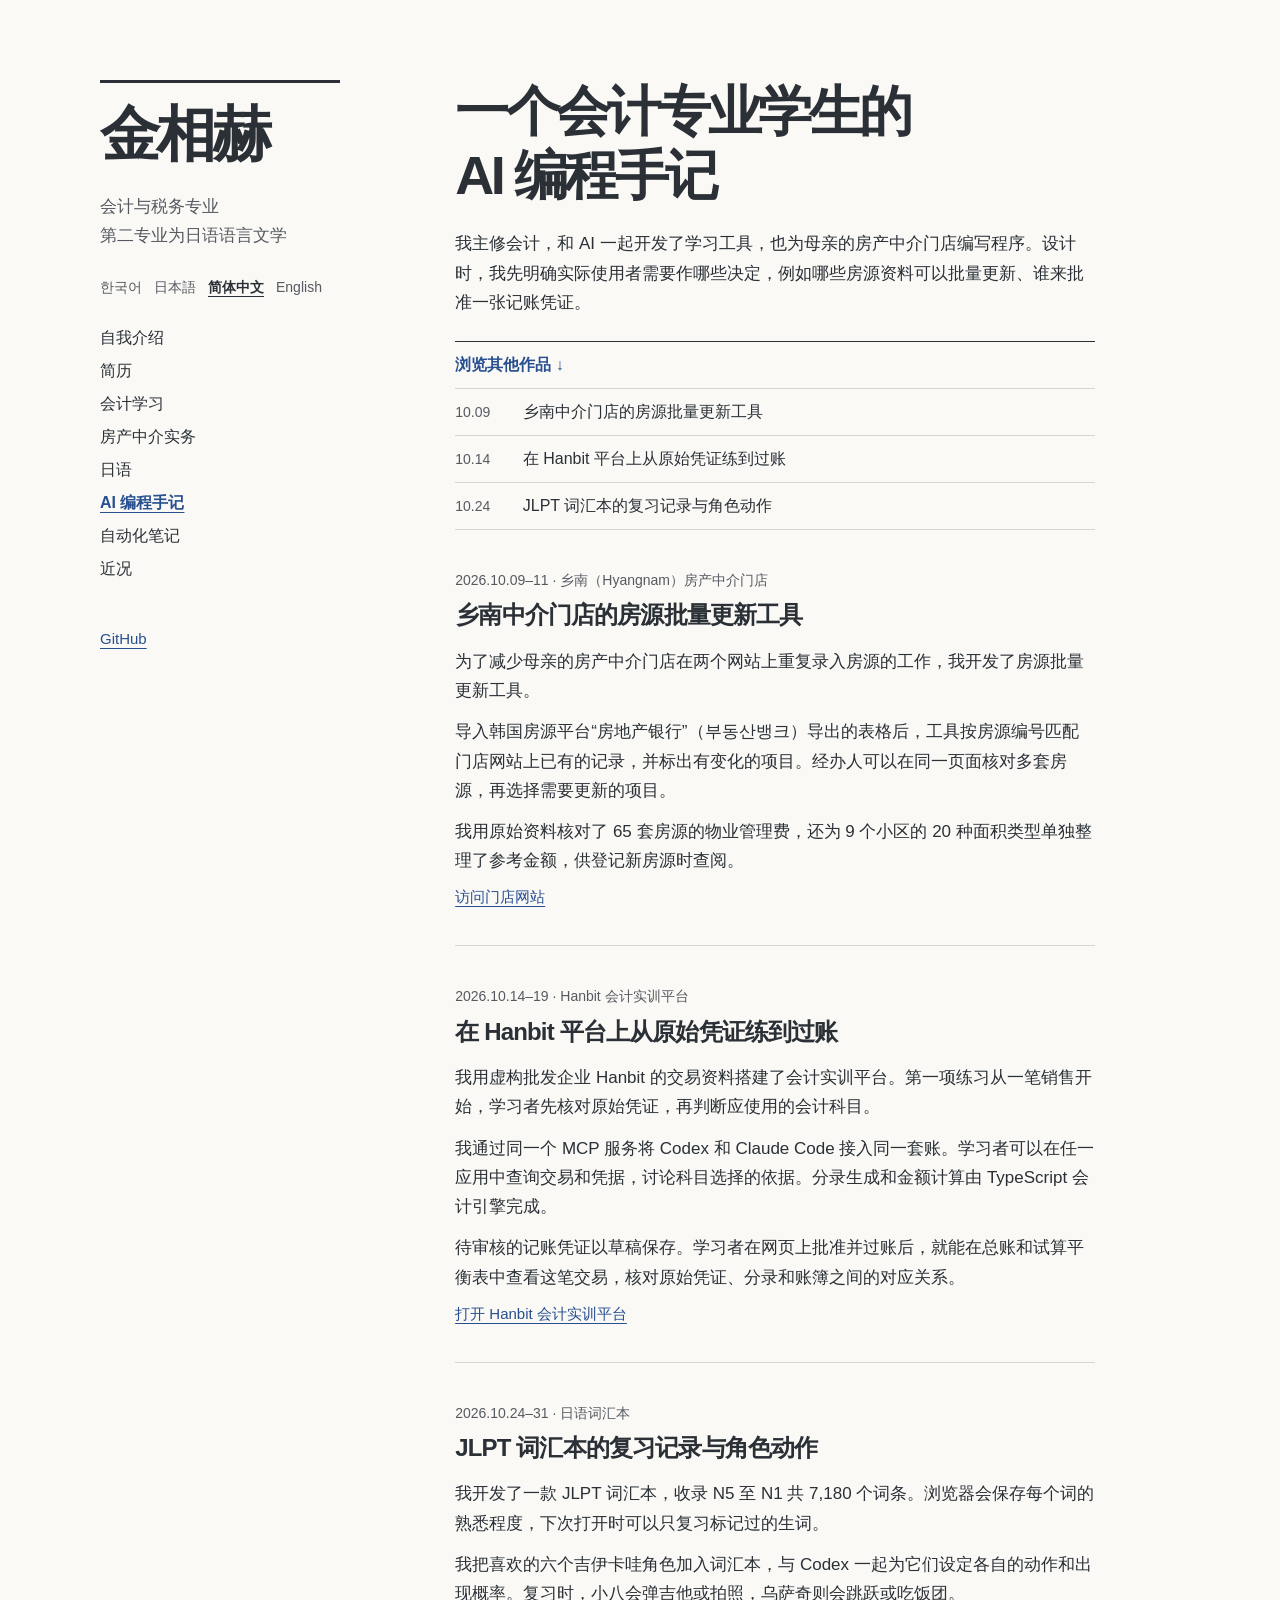
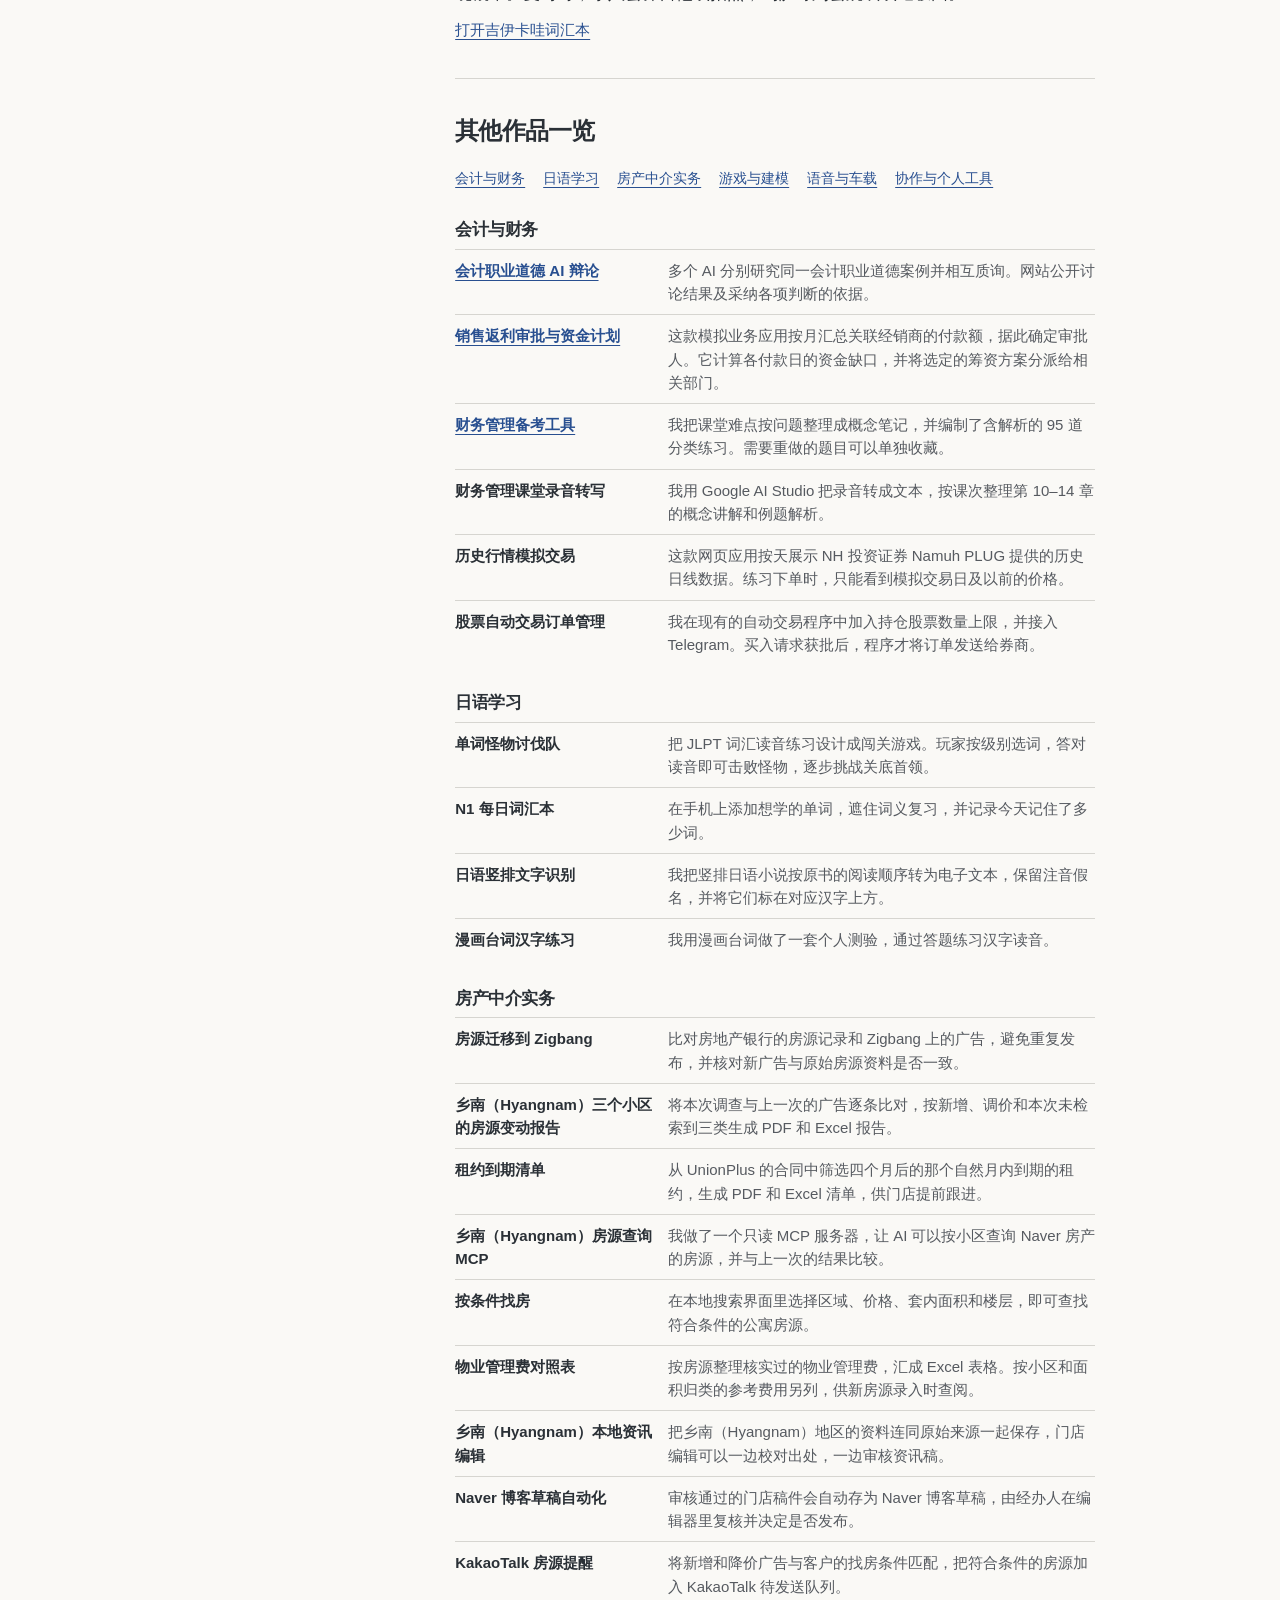
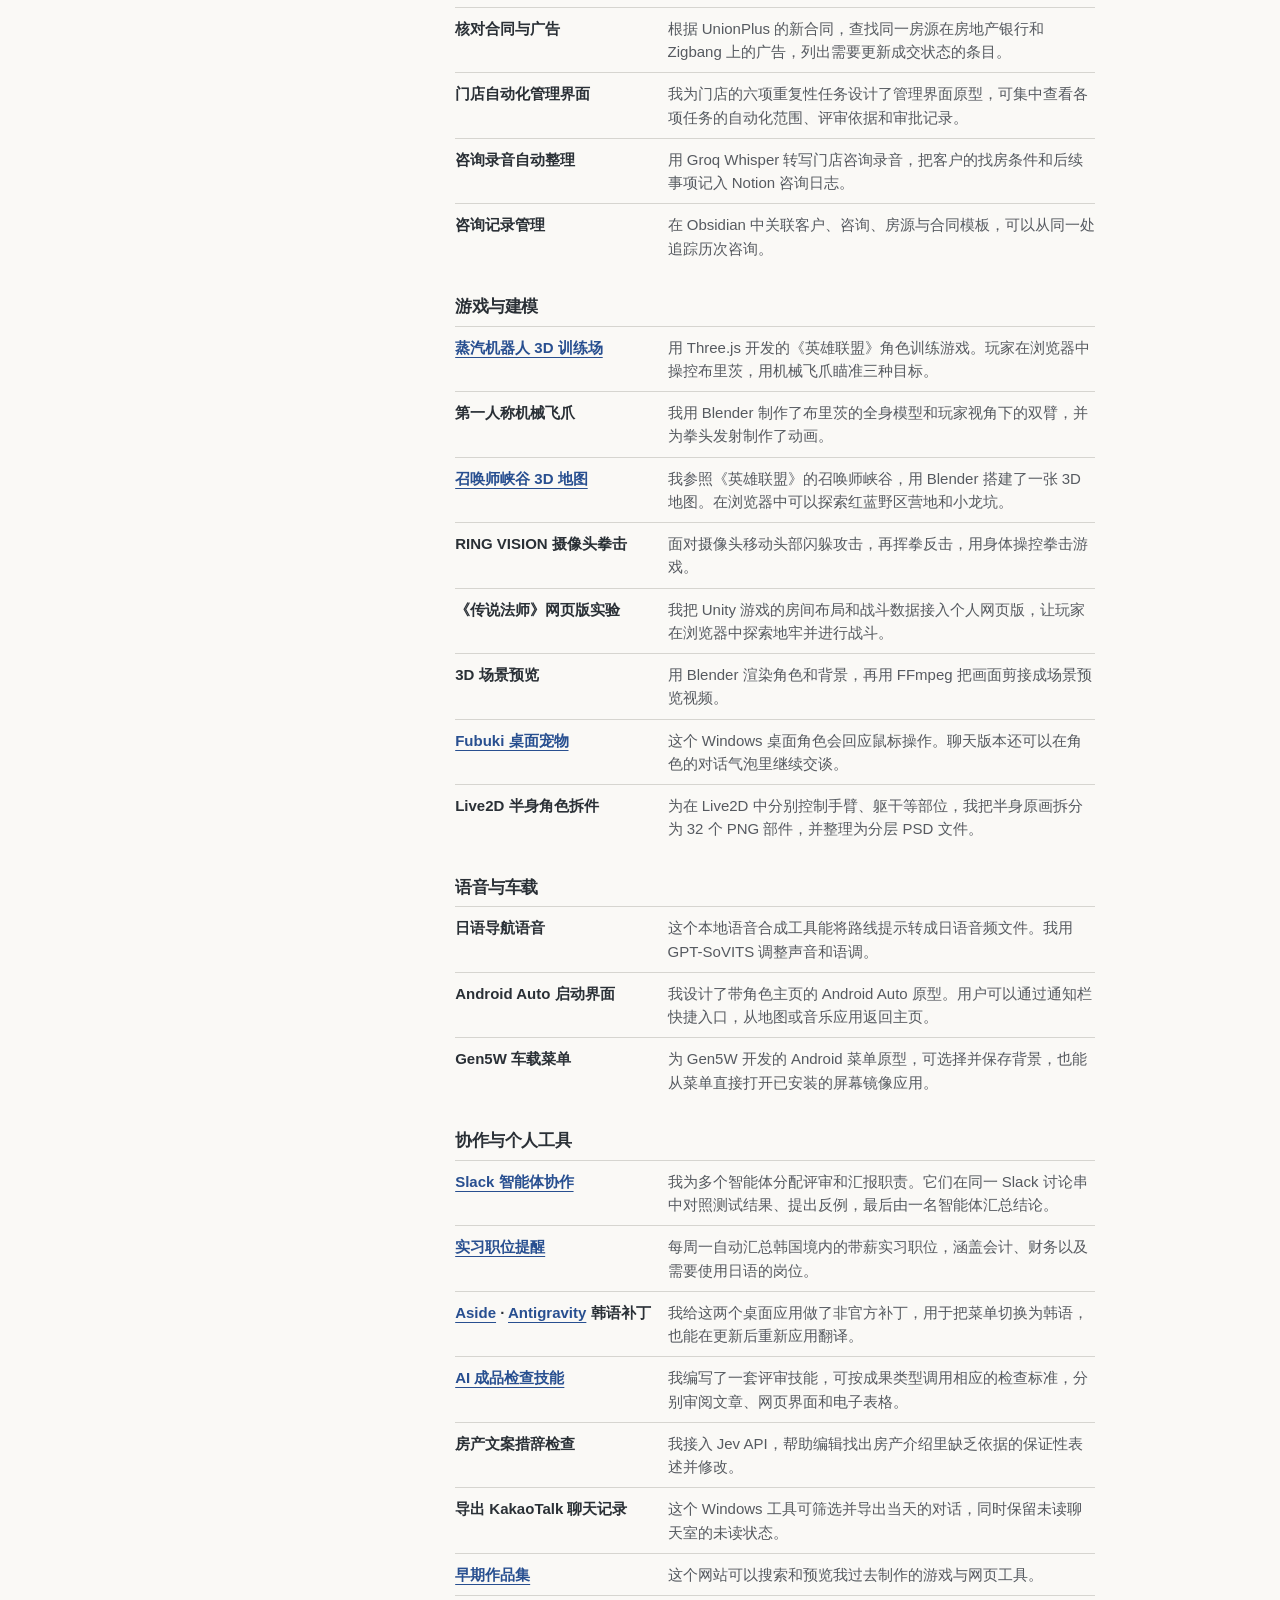
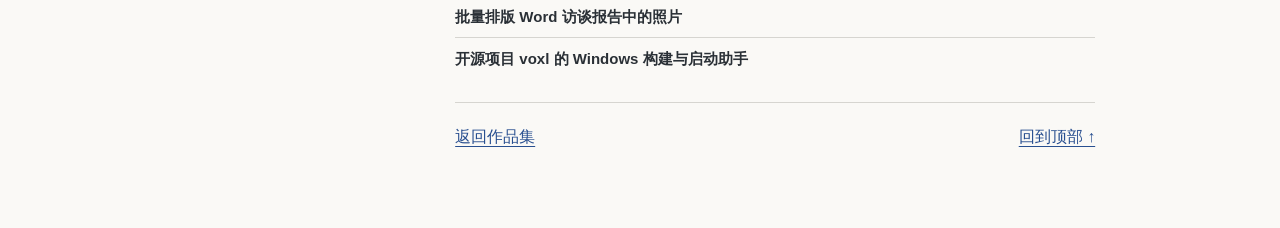
<file: zh/vibe-coding.html>
<!doctype html>
<html lang="zh-Hans">
<head>
  <meta charset="utf-8">
  <meta name="viewport" content="width=device-width, initial-scale=1">
  <meta name="description" content="金相赫的 AI 编程手记。记录一名会计专业学生如何与 AI 一起制作房源管理工具、会计实训平台和日语词汇本。">
  <title>AI 编程手记 · 金相赫</title>
  <link rel="stylesheet" href="../portfolio.css?v=languages-1">
  <link rel="alternate" hreflang="ko" href="https://osh3772-star.github.io/vibe-coding.html">
  <link rel="alternate" hreflang="ja" href="https://osh3772-star.github.io/ja/vibe-coding.html">
  <link rel="alternate" hreflang="zh-Hans" href="https://osh3772-star.github.io/zh/vibe-coding.html">
  <link rel="alternate" hreflang="en" href="https://osh3772-star.github.io/en/vibe-coding.html">
  <link rel="alternate" hreflang="x-default" href="https://osh3772-star.github.io/vibe-coding.html">
</head>
<body>
  <a class="skip" href="#journal">跳至正文</a>
  <div class="layout">
    <header>
      <a class="name journal-name" href="./#intro">金相赫</a>
      <p class="major">会计与税务专业<br>第二专业为日语语言文学</p>
      <nav class="language-nav" aria-label="选择语言">
        <a lang="ko" hreflang="ko" href="/">한국어</a>
        <a lang="ja" hreflang="ja" href="/ja/">日本語</a>
        <a lang="zh-Hans" hreflang="zh-Hans" href="/zh/" aria-current="true">简体中文</a>
        <a lang="en" hreflang="en" href="/en/">English</a>
      </nav>
      <nav aria-label="作品集导航">
        <a href="./#intro">自我介绍</a><a href="./#resume">简历</a><a href="./#work">会计学习</a><a href="./#estate">房产中介实务</a><a href="./#japanese">日语</a><a href="vibe-coding.html" aria-current="page">AI 编程手记</a><a href="./#notes">自动化笔记</a><a href="./#now">近况</a>
      </nav>
      <div class="links"><a href="https://github.com/osh3772-star">GitHub</a></div>
    </header>
    <main id="journal" class="journal">
      <h1>一个会计专业学生的<br>AI 编程手记</h1>
      <p class="journal-intro">我主修会计，和 AI 一起开发了学习工具，也为母亲的房产中介门店编写程序。设计时，我先明确实际使用者需要作哪些决定，例如哪些房源资料可以批量更新、谁来批准一张记账凭证。</p>
      <nav class="journal-index" aria-label="开发手记目录">
        <a class="work-index-link" href="#more-work">浏览其他作品 ↓</a>
        <a href="#listings"><time datetime="2026-10-09">10.09</time> 乡南中介门店的房源批量更新工具</a>
        <a href="#ledger"><time datetime="2026-10-14">10.14</time> 在 Hanbit 平台上从原始凭证练到过账</a>
        <a href="#words"><time datetime="2026-10-24">10.24</time> JLPT 词汇本的复习记录与角色动作</a>
      </nav>

      <article id="listings">
        <p class="entry-meta"><time datetime="2026-10-09">2026.10.09–11</time> · 乡南（Hyangnam）房产中介门店</p>
        <h2>乡南中介门店的房源批量更新工具</h2>
        <p>为了减少母亲的房产中介门店在两个网站上重复录入房源的工作，我开发了房源批量更新工具。</p>
        <p>导入韩国房源平台“房地产银行”（부동산뱅크）导出的表格后，工具按房源编号匹配门店网站上已有的记录，并标出有变化的项目。经办人可以在同一页面核对多套房源，再选择需要更新的项目。</p>
        <p>我用原始资料核对了 65 套房源的物业管理费，还为 9 个小区的 20 种面积类型单独整理了参考金额，供登记新房源时查阅。</p>
        <a class="entry-source" href="https://hyangnam-realestate.store/">访问门店网站</a>
      </article>

      <article id="ledger">
        <p class="entry-meta"><time datetime="2026-10-14">2026.10.14–19</time> · Hanbit 会计实训平台</p>
        <h2>在 Hanbit 平台上从原始凭证练到过账</h2>
        <p>我用虚构批发企业 Hanbit 的交易资料搭建了会计实训平台。第一项练习从一笔销售开始，学习者先核对原始凭证，再判断应使用的会计科目。</p>
        <p>我通过同一个 MCP 服务将 Codex 和 Claude Code 接入同一套账。学习者可以在任一应用中查询交易和凭据，讨论科目选择的依据。分录生成和金额计算由 TypeScript 会计引擎完成。</p>
        <p>待审核的记账凭证以草稿保存。学习者在网页上批准并过账后，就能在总账和试算平衡表中查看这笔交易，核对原始凭证、分录和账簿之间的对应关系。</p>
        <a class="entry-source" href="https://ledgerflow-public-reference-gateway.eric5833.workers.dev/">打开 Hanbit 会计实训平台</a>
      </article>

      <article id="words">
        <p class="entry-meta"><time datetime="2026-10-24">2026.10.24–31</time> · 日语词汇本</p>
        <h2>JLPT 词汇本的复习记录与角色动作</h2>
        <p>我开发了一款 JLPT 词汇本，收录 N5 至 N1 共 7,180 个词条。浏览器会保存每个词的熟悉程度，下次打开时可以只复习标记过的生词。</p>
        <p>我把喜欢的六个吉伊卡哇角色加入词汇本，与 Codex 一起为它们设定各自的动作和出现概率。复习时，小八会弹吉他或拍照，乌萨奇则会跳跃或吃饭团。</p>
        <a class="entry-source" href="https://osh3772-star.github.io/chiikawa-jlpt-vocab/">打开吉伊卡哇词汇本</a>
      </article>
      <section id="more-work" class="more-work" aria-labelledby="more-work-title">
        <h2 id="more-work-title">其他作品一览</h2>
        <nav class="work-groups" aria-label="按领域浏览其他作品">
          <a href="#work-finance">会计与财务</a>
          <a href="#work-japanese">日语学习</a>
          <a href="#work-office">房产中介实务</a>
          <a href="#work-games">游戏与建模</a>
          <a href="#work-voice">语音与车载</a>
          <a href="#work-tools">协作与个人工具</a>
        </nav>
        <h3 id="work-finance">会计与财务</h3>
        <dl class="work-list">
          <div><dt><a href="https://osh3772-star.github.io/ai-debate/">会计职业道德 AI 辩论</a></dt><dd>多个 AI 分别研究同一会计职业道德案例并相互质询。网站公开讨论结果及采纳各项判断的依据。</dd></div>
          <div><dt><a href="sales-incentives.html">销售返利审批与资金计划</a></dt><dd>这款模拟业务应用按月汇总关联经销商的付款额，据此确定审批人。它计算各付款日的资金缺口，并将选定的筹资方案分派给相关部门。</dd></div>
          <div><dt><a href="./#finance-study">财务管理备考工具</a></dt><dd>我把课堂难点按问题整理成概念笔记，并编制了含解析的 95 道分类练习。需要重做的题目可以单独收藏。</dd></div>
          <div><dt>财务管理课堂录音转写</dt><dd>我用 Google AI Studio 把录音转成文本，按课次整理第 10–14 章的概念讲解和例题解析。</dd></div>
          <div><dt>历史行情模拟交易</dt><dd>这款网页应用按天展示 NH 投资证券 Namuh PLUG 提供的历史日线数据。练习下单时，只能看到模拟交易日及以前的价格。</dd></div>
          <div><dt>股票自动交易订单管理</dt><dd>我在现有的自动交易程序中加入持仓股票数量上限，并接入 Telegram。买入请求获批后，程序才将订单发送给券商。</dd></div>
        </dl>
        <h3 id="work-japanese">日语学习</h3>
        <dl class="work-list">
          <div><dt>单词怪物讨伐队</dt><dd>把 JLPT 词汇读音练习设计成闯关游戏。玩家按级别选词，答对读音即可击败怪物，逐步挑战关底首领。</dd></div>
          <div><dt>N1 每日词汇本</dt><dd>在手机上添加想学的单词，遮住词义复习，并记录今天记住了多少词。</dd></div>
          <div><dt>日语竖排文字识别</dt><dd>我把竖排日语小说按原书的阅读顺序转为电子文本，保留注音假名，并将它们标在对应汉字上方。</dd></div>
          <div><dt>漫画台词汉字练习</dt><dd>我用漫画台词做了一套个人测验，通过答题练习汉字读音。</dd></div>
        </dl>
        <h3 id="work-office">房产中介实务</h3>
        <dl class="work-list">
          <div><dt>房源迁移到 Zigbang</dt><dd>比对房地产银行的房源记录和 Zigbang 上的广告，避免重复发布，并核对新广告与原始房源资料是否一致。</dd></div>
          <div><dt>乡南（Hyangnam）三个小区的房源变动报告</dt><dd>将本次调查与上一次的广告逐条比对，按新增、调价和本次未检索到三类生成 PDF 和 Excel 报告。</dd></div>
          <div><dt>租约到期清单</dt><dd>从 UnionPlus 的合同中筛选四个月后的那个自然月内到期的租约，生成 PDF 和 Excel 清单，供门店提前跟进。</dd></div>
          <div><dt>乡南（Hyangnam）房源查询 MCP</dt><dd>我做了一个只读 MCP 服务器，让 AI 可以按小区查询 Naver 房产的房源，并与上一次的结果比较。</dd></div>
          <div><dt>按条件找房</dt><dd>在本地搜索界面里选择区域、价格、套内面积和楼层，即可查找符合条件的公寓房源。</dd></div>
          <div><dt>物业管理费对照表</dt><dd>按房源整理核实过的物业管理费，汇成 Excel 表格。按小区和面积归类的参考费用另列，供新房源录入时查阅。</dd></div>
          <div><dt>乡南（Hyangnam）本地资讯编辑</dt><dd>把乡南（Hyangnam）地区的资料连同原始来源一起保存，门店编辑可以一边校对出处，一边审核资讯稿。</dd></div>
          <div><dt>Naver 博客草稿自动化</dt><dd>审核通过的门店稿件会自动存为 Naver 博客草稿，由经办人在编辑器里复核并决定是否发布。</dd></div>
          <div><dt>KakaoTalk 房源提醒</dt><dd>将新增和降价广告与客户的找房条件匹配，把符合条件的房源加入 KakaoTalk 待发送队列。</dd></div>
          <div><dt>核对合同与广告</dt><dd>根据 UnionPlus 的新合同，查找同一房源在房地产银行和 Zigbang 上的广告，列出需要更新成交状态的条目。</dd></div>
          <div><dt>门店自动化管理界面</dt><dd>我为门店的六项重复性任务设计了管理界面原型，可集中查看各项任务的自动化范围、评审依据和审批记录。</dd></div>
          <div><dt>咨询录音自动整理</dt><dd>用 Groq Whisper 转写门店咨询录音，把客户的找房条件和后续事项记入 Notion 咨询日志。</dd></div>
          <div><dt>咨询记录管理</dt><dd>在 Obsidian 中关联客户、咨询、房源与合同模板，可以从同一处追踪历次咨询。</dd></div>
        </dl>
        <h3 id="work-games">游戏与建模</h3>
        <dl class="work-list">
          <div><dt><a href="https://rocket-hand-blitz-20261105.osh3772.chatgpt.site">蒸汽机器人 3D 训练场</a></dt><dd>用 Three.js 开发的《英雄联盟》角色训练游戏。玩家在浏览器中操控布里茨，用机械飞爪瞄准三种目标。</dd></div>
          <div><dt>第一人称机械飞爪</dt><dd>我用 Blender 制作了布里茨的全身模型和玩家视角下的双臂，并为拳头发射制作了动画。</dd></div>
          <div><dt><a href="https://rocket-hand-blitz-20261105.osh3772.chatgpt.site/map-practice/rift-v49-skill-practice-playable.html?from=main">召唤师峡谷 3D 地图</a></dt><dd>我参照《英雄联盟》的召唤师峡谷，用 Blender 搭建了一张 3D 地图。在浏览器中可以探索红蓝野区营地和小龙坑。</dd></div>
          <div><dt>RING VISION 摄像头拳击</dt><dd>面对摄像头移动头部闪躲攻击，再挥拳反击，用身体操控拳击游戏。</dd></div>
          <div><dt>《传说法师》网页版实验</dt><dd>我把 Unity 游戏的房间布局和战斗数据接入个人网页版，让玩家在浏览器中探索地牢并进行战斗。</dd></div>
          <div><dt>3D 场景预览</dt><dd>用 Blender 渲染角色和背景，再用 FFmpeg 把画面剪接成场景预览视频。</dd></div>
          <div><dt><a href="https://github.com/osh3772-star/fubuki-pet">Fubuki 桌面宠物</a></dt><dd>这个 Windows 桌面角色会回应鼠标操作。聊天版本还可以在角色的对话气泡里继续交谈。</dd></div>
          <div><dt>Live2D 半身角色拆件</dt><dd>为在 Live2D 中分别控制手臂、躯干等部位，我把半身原画拆分为 32 个 PNG 部件，并整理为分层 PSD 文件。</dd></div>
        </dl>
        <h3 id="work-voice">语音与车载</h3>
        <dl class="work-list">
          <div><dt>日语导航语音</dt><dd>这个本地语音合成工具能将路线提示转成日语音频文件。我用 GPT-SoVITS 调整声音和语调。</dd></div>
          <div><dt>Android Auto 启动界面</dt><dd>我设计了带角色主页的 Android Auto 原型。用户可以通过通知栏快捷入口，从地图或音乐应用返回主页。</dd></div>
          <div><dt>Gen5W 车载菜单</dt><dd>为 Gen5W 开发的 Android 菜单原型，可选择并保存背景，也能从菜单直接打开已安装的屏幕镜像应用。</dd></div>
        </dl>
        <h3 id="work-tools">协作与个人工具</h3>
        <dl class="work-list">
          <div><dt><a href="./#notes">Slack 智能体协作</a></dt><dd>我为多个智能体分配评审和汇报职责。它们在同一 Slack 讨论串中对照测试结果、提出反例，最后由一名智能体汇总结论。</dd></div>
          <div><dt><a href="./#notes">实习职位提醒</a></dt><dd>每周一自动汇总韩国境内的带薪实习职位，涵盖会计、财务以及需要使用日语的岗位。</dd></div>
          <div><dt><a href="https://github.com/osh3772-star/aside-ko-patcher">Aside</a> · <a href="https://github.com/osh3772-star/antigravity-ko-patcher">Antigravity</a> 韩语补丁</dt><dd>我给这两个桌面应用做了非官方补丁，用于把菜单切换为韩语，也能在更新后重新应用翻译。</dd></div>
          <div><dt><a href="https://github.com/osh3772-star/universal-anti-slop">AI 成品检查技能</a></dt><dd>我编写了一套评审技能，可按成果类型调用相应的检查标准，分别审阅文章、网页界面和电子表格。</dd></div>
          <div><dt>房产文案措辞检查</dt><dd>我接入 Jev API，帮助编辑找出房产介绍里缺乏依据的保证性表述并修改。</dd></div>
          <div><dt>导出 KakaoTalk 聊天记录</dt><dd>这个 Windows 工具可筛选并导出当天的对话，同时保留未读聊天室的未读状态。</dd></div>
          <div><dt><a href="https://eric5-portfolio.osh3772.chatgpt.site">早期作品集</a></dt><dd>这个网站可以搜索和预览我过去制作的游戏与网页工具。</dd></div>
        </dl>
        <ul class="work-titles">
          <li>批量排版 Word 访谈报告中的照片</li>
          <li>开源项目 voxl 的 Windows 构建与启动助手</li>
        </ul>
      </section>
      <footer><a href="./#intro">返回作品集</a><a href="#journal">回到顶部 ↑</a></footer>
    </main>
  </div>
</body>
</html>
</file>
<file: portfolio.css>
:root {
  color-scheme: light;
  --paper: #faf9f6;
  --ink: #202124;
  --muted: #565a60;
  --blue: #234e97;
  --line: #d6d5d0;
  font-family: "Pretendard Variable", Pretendard, "Apple SD Gothic Neo", "Malgun Gothic", sans-serif;
  color: var(--ink);
  background: var(--paper);
}
* { box-sizing: border-box; }
body { margin: 0; word-break: keep-all; overflow-wrap: break-word; }
a { color: var(--blue); text-underline-offset: 4px; }
a:hover, summary:hover { text-decoration: underline; }
:focus-visible { outline: 2px solid var(--blue); outline-offset: 5px; }
.skip { position: fixed; left: 1rem; top: -5rem; padding: .75rem; background: white; z-index: 2; }
.skip:focus { top: 1rem; }
.layout { width: min(calc(100% - 96px),1080px); margin: 0 auto; display: grid; grid-template-columns: minmax(210px,240px) minmax(0,640px); gap: clamp(64px,9vw,128px); align-items: start; padding: 80px 0; }
header { position: sticky; top: 48px; }
.name { display: inline-block; text-decoration: none; color: var(--ink); }
h1 { margin: 0; font-size: 60px; line-height: 1.12; letter-spacing: -.065em; }
.major { margin: 24px 0 48px; color: var(--muted); }
nav, .links { display: flex; gap: 12px; }
nav { flex-direction: column; align-items: flex-start; }
nav a { color: var(--ink); text-decoration: none; }
.links { margin-top: 50px; gap: 20px; font-size: 15px; }
section { scroll-margin-top: 20px; padding: 38px 0; border-top: 1px solid var(--line); }
#intro { border: 0; padding: 0 0 48px; }
p { margin: 0; font-size: 17px; line-height: 1.72; }
.lead { font-size: clamp(32px,3.5vw,48px); line-height: 1.25; letter-spacing: -.055em; font-weight: 600; margin: 0 0 24px; }
h2 { font-size: 24px; letter-spacing: -.035em; margin: 0 0 24px; }
h3 { font-size: 21px; line-height: 1.4; letter-spacing: -.025em; margin: 0 0 9px; }
h3 a { color: var(--ink); text-decoration: none; }
h3 span { color: var(--blue); font-size: .8em; }
article + article { border-top: 1px solid var(--line); margin-top: 23px; padding-top: 23px; }
summary { width: fit-content; margin-top: 10px; padding: 4px 0; color: var(--blue); cursor: pointer; font-size: 15px; }
details img { display: block; width: 100%; height: auto; margin-top: 12px; border: 1px solid var(--line); }
.note { display: grid; grid-template-columns: 110px 1fr; gap: 22px; }
.time { border-top: 2px solid var(--blue); padding-top: 8px; color: var(--blue); }
.time strong { display: block; font-size: 34px; font-weight: 600; line-height: 1.2; font-variant-numeric: tabular-nums; letter-spacing: -.05em; }
footer { border-top: 1px solid var(--line); padding-top: 24px; display: flex; justify-content: space-between; }
@media (max-width: 760px) {
  .layout { width: auto; display: block; margin: 0 20px; padding: 32px 0; }
  header { position: static; }
  h1 { font-size: 42px; }
  .major { margin: 10px 0 18px; }
  nav { flex-direction: row; flex-wrap: wrap; gap: 6px 18px; }
  .links { margin-top: 16px; }
  #intro { margin-top: 32px; padding-bottom: 32px; }
  section { padding: 28px 0; }
  p { font-size: 16px; }
  .note { display: block; }
  .time { display: inline-flex; gap: 8px; align-items: baseline; margin-bottom: 16px; }
}

/* Shared rhythm for the profile index and the reading column. */
:root { --paper: #faf9f6; --ink: #2a3036; --blue: #284f90; }
header { border-top: 3px solid var(--ink); padding-top: 18px; }
h1 { font-weight: 700; }
nav a { text-decoration: underline; text-decoration-color: transparent; }
nav a:hover, nav a:focus-visible { color: var(--blue); text-decoration-color: currentColor; }
main { min-width: 0; }
section:target h2 { color: var(--blue); }
.books { display: grid; grid-template-columns: repeat(2, minmax(0, 1fr)); gap: 16px; margin: 20px 0 9px; }
.book { position: relative; display: flex; flex-direction: column; justify-content: space-between; min-height: 174px; padding: 17px 18px 15px 24px; border: 1px solid #b7c1d0; border-inline-start: 6px double currentColor; color: #264579; text-decoration: none; background-color: #f1f3f7; }
.book.practice { background-color: #284570; color: #fff; border-color: #7689a5; }
.book strong { font-family: "Batang", "AppleMyungjo", serif; font-size: clamp(24px,3vw,34px); font-weight: 700; letter-spacing: -.045em; }
.book small, .book span, .access { font-size: 13px; }
.book span { border-top: 1px solid currentColor; padding-top: 9px; }
.book:hover { text-decoration: none; }
.book:hover strong, .book:focus-visible strong { text-decoration: underline; text-underline-offset: 4px; }
.access { color: var(--muted); }
@media (max-width: 480px) {
  .books { gap: 8px; }
  .book { padding: 11px; min-height: 144px; }
  .book small, .book span { font-size: 12px; }
}

.lead strong { color: var(--blue); font-weight: 750; }
#intro p a { text-decoration-thickness: 1px; }
.study { scroll-margin-top: 24px; }
#notes article > p + p { margin-top: 10px; }
.estate-screen { margin: 20px 0 0; }
.estate-screen img { display: block; width: 100%; height: auto; border: 1px solid var(--line); }
.estate-screen figcaption { margin-top: 10px; font-size: 14px; line-height: 1.6; color: var(--muted); }

.journal-name { font-size: 60px; font-weight: 700; line-height: 1.12; letter-spacing: -.065em; }
nav a[aria-current="page"] { color: var(--blue); font-weight: 700; text-decoration-color: currentColor; }
.journal h1 { font-size: clamp(36px, 4.3vw, 54px); line-height: 1.18; }
.journal-intro { margin: 22px 0 24px; }
.journal-index { display: grid; gap: 0; border-top: 1px solid var(--ink); }
.journal-index a { display: grid; grid-template-columns: 3.6rem 1fr; gap: 10px; align-items: baseline; padding: 11px 0; border-bottom: 1px solid var(--line); line-height: 1.5; }
.journal-index time, .entry-meta { color: var(--muted); font-size: 14px; font-variant-numeric: tabular-nums; }
.journal article { margin: 0; padding: 38px 0; scroll-margin-top: 16px; }
.journal h2 { margin: 6px 0 15px; line-height: 1.4; }
.journal article p + p, .mechanism p + p { margin-top: 12px; }
.lesson { border-left: 2px solid var(--blue); padding-left: 14px; }
.lesson strong { display: block; font-size: 14px; color: var(--blue); }
.entry-source, .mechanism > a { display: inline-block; font-size: 15px; margin-top: 13px; }
.mechanism p { margin-top: 8px; }
@media (max-width: 760px) {
  .journal { margin-top: 32px; }
  .journal-name { font-size: 42px; }
  .journal article { padding: 28px 0; }
  .journal-index { display: grid; gap: 0; }
}

.journal-index .work-index-link { display: block; color: var(--blue); font-weight: 650; }
.more-work { padding: 35px 0 22px; scroll-margin-top: 18px; }
.more-work h2 { margin: 0 0 24px; }
.more-work h3 { font-size: 17px; margin: 26px 0 7px; }
.work-list { margin: 0; }
.work-list > div { display: grid; grid-template-columns: minmax(128px, 31%) minmax(0, 1fr); gap: 14px; padding: 9px 0; border-top: 1px solid var(--line); }
.work-list dt, .work-list dd { margin: 0; font-size: 15px; line-height: 1.55; }
.work-list dt { font-weight: 650; }
.work-list dd { color: var(--muted); }
@media (max-width: 520px) {
  .work-list > div { grid-template-columns: 1fr; gap: 2px; }
}

.work-groups { display: flex; flex-flow: row wrap; gap: 4px 18px; margin: -6px 0 24px; }
.work-groups a { display: inline-block; padding: 4px 0; color: var(--blue); font-size: 14px; text-decoration: underline; }
.more-work h3[id] { scroll-margin-top: 20px; }
.more-work h3:target { color: var(--blue); }
.work-titles { list-style: none; margin: 0; padding: 0; }
.work-titles li { border-top: 1px solid var(--line); padding: 9px 0; font-size: 15px; line-height: 1.55; font-weight: 650; }

.resume-heading { display: flex; align-items: baseline; justify-content: space-between; gap: 16px; }
.resume-heading h2 { margin-bottom: 0; }
.resume-pdf { font-size: 15px; white-space: nowrap; }
.resume-summary { margin: 18px 0 26px; }
.resume h3 { margin: 28px 0 8px; font-size: 18px; }
.resume-list { margin: 0; }
.resume-list > div { display: grid; grid-template-columns: 128px minmax(0,1fr); gap: 12px; padding: 12px 0; border-top: 1px solid var(--line); }
.resume-list dt, .resume-list dd, .resume-list p { margin: 0; font-size: 15px; line-height: 1.65; }
.resume-list dt, .resume-asof { color: var(--muted); }
.resume-list dd p { margin-top: 3px; }
.resume-list dd strong { font-weight: 650; }
@media (max-width: 520px) {
  .resume-list > div { grid-template-columns: 1fr; gap: 2px; }
  .resume-list dt { font-size: 13px; }
}
#now:target { min-height: calc(100vh - 20px); min-height: calc(100dvh - 20px); }
#now h2 { margin-bottom: 5px; }
.now-date { margin-bottom: 14px; color: var(--muted); font-size: 14px; }
.now-list dt { color: var(--ink); font-weight: 650; }

header .language-nav { display: flex; flex-flow: row wrap; align-items: center; gap: 2px 12px; margin: -26px 0 26px; }
.language-nav a { display: inline-block; padding: 4px 0; font-size: 14px; line-height: 1.5; color: var(--muted); }
.language-nav a[aria-current="true"] { font-weight: 700; color: var(--ink); text-decoration: underline; text-decoration-color: currentColor; }
html[lang="zh-Hans"] body, html[lang="ja"] body { word-break: normal; line-break: strict; }
@media (max-width: 760px) {
  header .language-nav { margin: 0 0 15px; gap: 2px 16px; }
}

/* First-screen navigation and selected work */
.mobile-menu { display: none; }
.portfolio-home .lead { max-width: 22em; font-size: clamp(29px, 3.3vw, 42px); line-height: 1.3; }
.intro-actions { display: flex; flex-wrap: wrap; align-items: baseline; gap: 8px 22px; margin-top: 24px; }
.intro-actions a { display: inline-block; padding: 7px 0; font-size: 16px; }
.intro-actions .case-link { font-weight: 700; text-decoration-thickness: 2px; }
.featured-list { padding: 0; margin: 0; list-style: none; border-top: 1px solid var(--ink); }
.featured-list li { padding: 18px 0; border-bottom: 1px solid var(--line); }
.featured-list h3 { margin: 0 0 4px; font-size: 20px; }
.featured-list h3 a { text-decoration: underline; text-decoration-color: var(--line); }
.featured-list h3 a:hover, .featured-list h3 a:focus-visible { text-decoration-color: currentColor; }
.featured-list p { color: var(--muted); font-size: 16px; line-height: 1.55; }

/* Keep each decision and its supporting numbers together. */
.case-study { font-variant-numeric: tabular-nums; }
.case-study section p + p { margin-top: 12px; }
.case-ledger { width: 100%; border-collapse: collapse; margin: 20px 0; font-size: 16px; line-height: 1.5; }
.case-ledger caption { padding-bottom: 8px; text-align: start; font-weight: 650; }
.case-ledger th, .case-ledger td { padding: 9px 6px; text-align: start; border-bottom: 1px solid var(--line); }
.case-ledger th:first-child, .case-ledger td:first-child { padding-inline-start: 0; }
.case-ledger th:last-child, .case-ledger td:last-child { text-align: end; padding-inline-end: 0; }
.case-ledger thead { border-top: 1px solid var(--ink); }
.case-ledger thead th { font-weight: 550; color: var(--muted); }
.case-ledger tfoot { font-weight: 700; color: var(--ink); border-top: 2px solid var(--ink); }
.case-summary { margin-top: 14px; font-weight: 600; }
.case-back { gap: 14px; flex-wrap: wrap; }
@media (max-width: 760px) {
  .portfolio-home .desktop-nav, .portfolio-home .desktop-links { display: none; }
  .mobile-menu { display: block; border-block: 1px solid var(--line); }
  .mobile-menu summary { margin: 0; padding: 8px 0; color: var(--ink); font-weight: 600; }
  .mobile-menu nav { padding: 0 0 12px; }
  .portfolio-home #intro { margin-top: 24px; }
  .portfolio-home .intro-actions { margin-top: 14px; }
  .featured-list li { padding: 14px 0; }
  .case-ledger { font-size: 15px; }
}

@media (max-width: 360px) {
  .portfolio-home .layout { margin-inline: 16px; padding-top: 20px; }
  .portfolio-home #intro { margin-top: 18px; }
  .portfolio-home .lead { font-size: 27px; margin-bottom: 16px; }
  .portfolio-home .intro-actions { gap: 4px 14px; }
}
</file>
